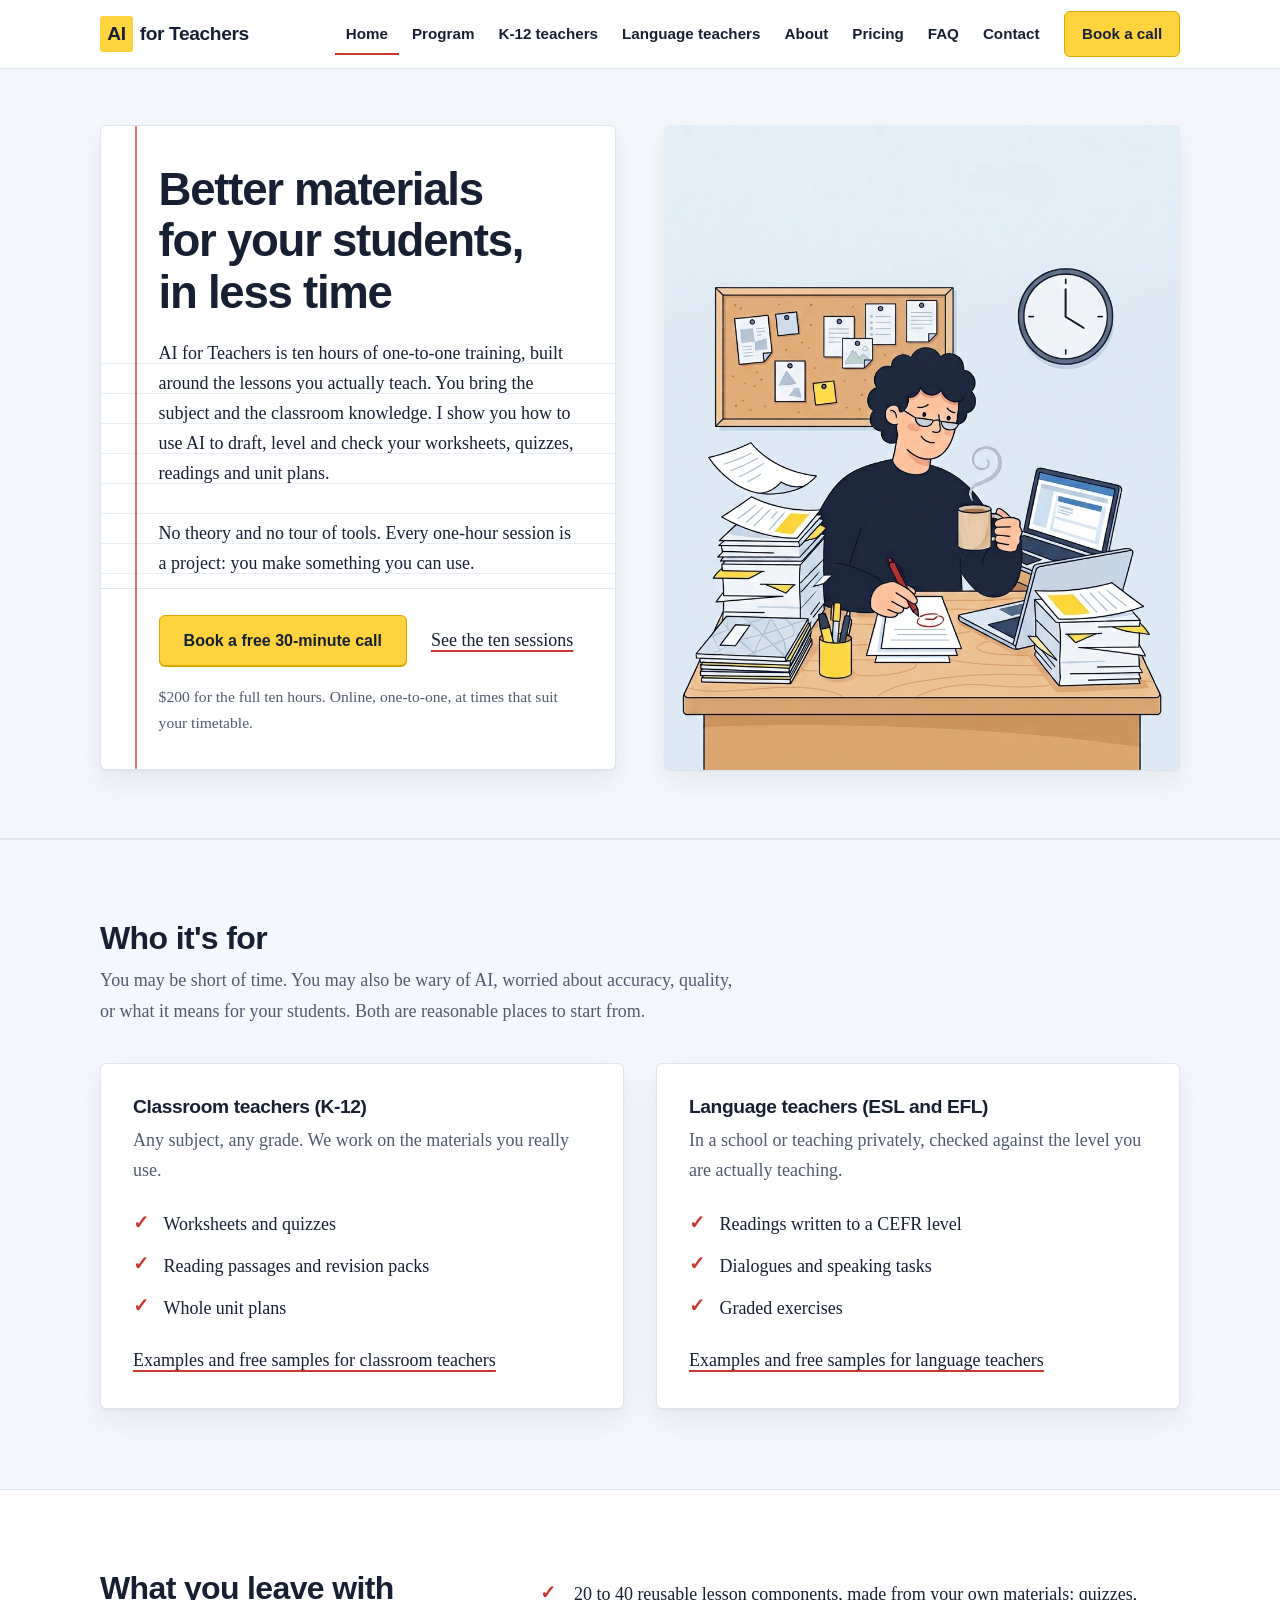
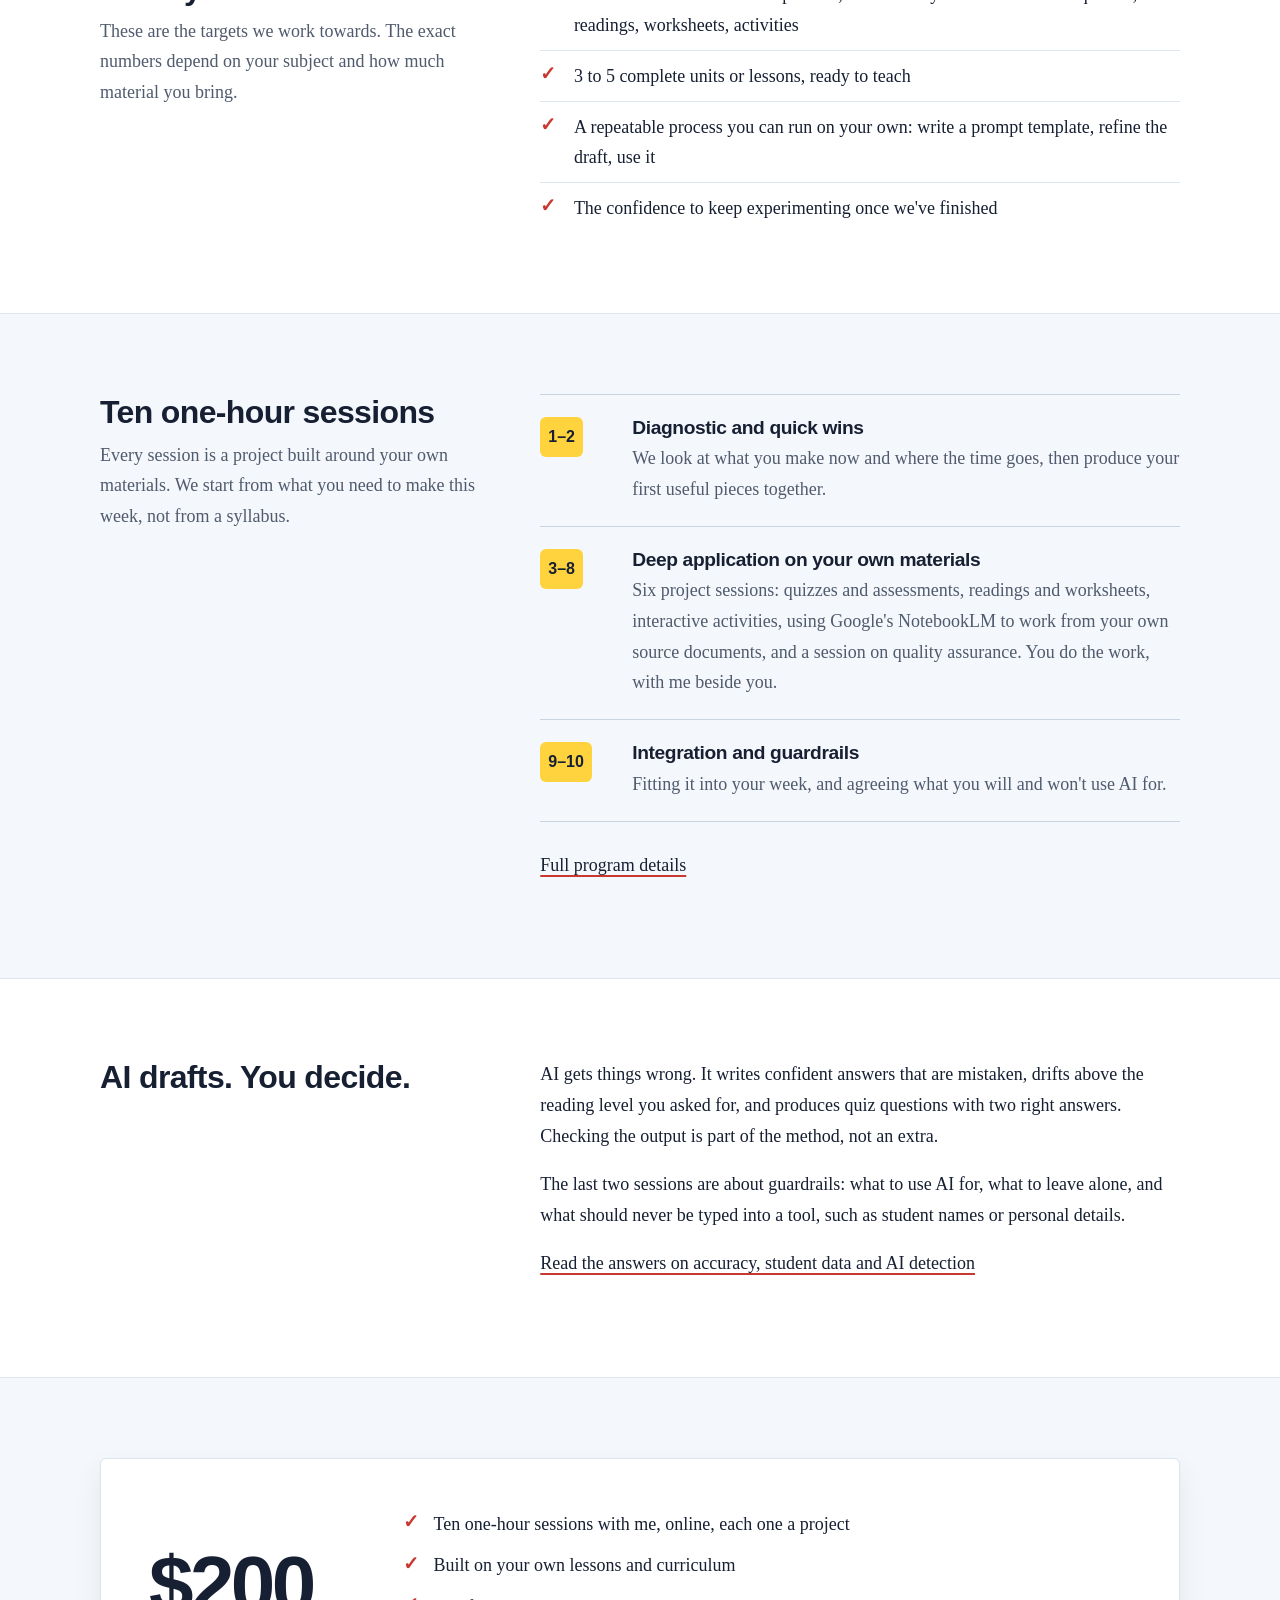
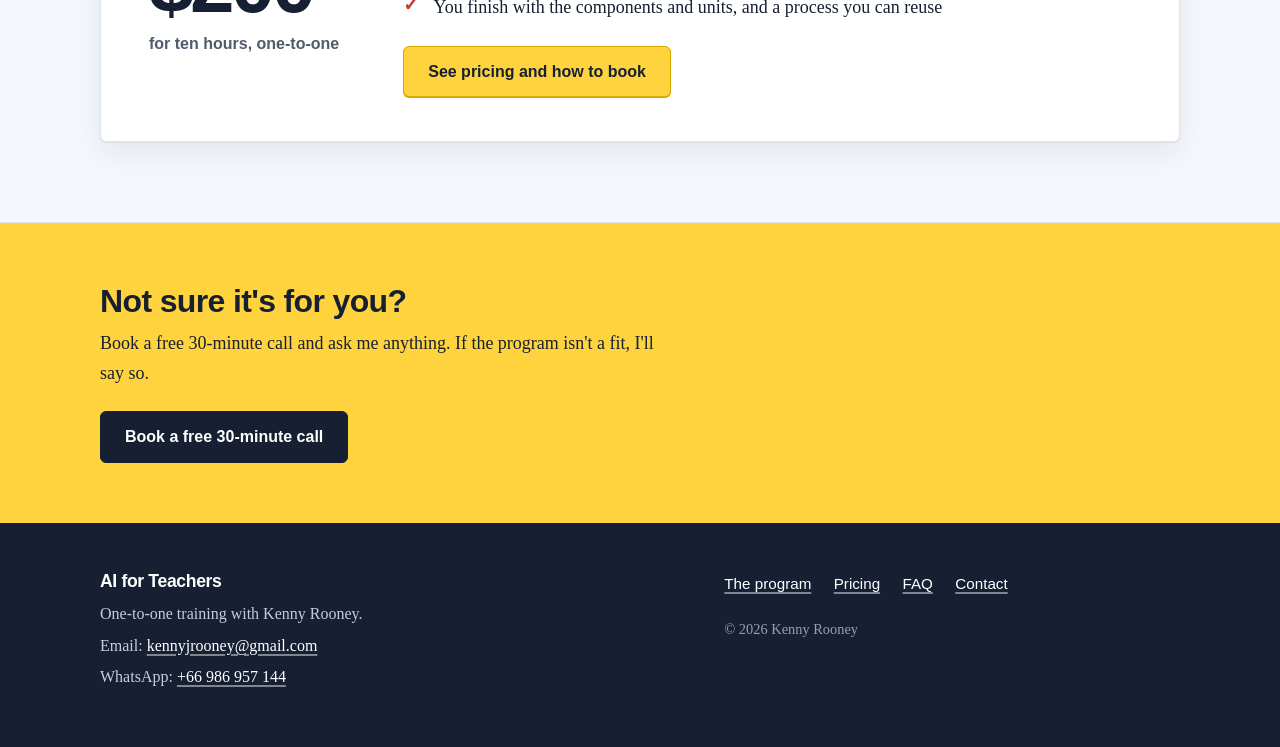
<file: index.html>
<!DOCTYPE html>
<html lang="en">
<head>
    <meta charset="UTF-8">
    <meta name="viewport" content="width=device-width, initial-scale=1">
    <title>AI for Teachers: one-to-one training with Kenny Rooney</title>
    <meta name="description" content="Ten hours of one-to-one training for K-12 and language teachers who want to make better lesson materials in less time. $200.">
    <meta name="robots" content="noindex, nofollow">
    <meta name="theme-color" content="#ffd33d">
    <link rel="canonical" href="https://www.executeai.it.com/ai-for-teachers/">
    <meta property="og:type" content="website">
    <meta property="og:title" content="AI for Teachers: better materials for your students, in less time">
    <meta property="og:description" content="Ten hours of one-to-one training for K-12 and language teachers, built around your own lessons.">
    <meta property="og:url" content="https://www.executeai.it.com/ai-for-teachers/">
    <link rel="icon" href="favicon.svg" type="image/svg+xml">
    <link rel="icon" href="favicon.ico" sizes="48x48">
    <link rel="icon" type="image/png" sizes="32x32" href="favicon-32x32.png">
    <link rel="apple-touch-icon" href="apple-touch-icon.png">
    <link rel="stylesheet" href="styles.css">
    <noscript><style>.nav-menu { display: block !important; position: static !important; } .nav-toggle { display: none !important; }</style></noscript>
</head>
<body class="has-mobile-cta">
<a class="skip-link" href="#main">Skip to content</a>

<header class="site-header">
    <div class="container">
        <a class="wordmark" href="index.html"><span class="mark">AI</span> for Teachers</a>
        <button class="nav-toggle" type="button" aria-expanded="false" aria-controls="nav-menu">Menu</button>
        <ul class="nav-menu" id="nav-menu">
            <li><a href="index.html" aria-current="page">Home</a></li>
            <li><a href="program.html">Program</a></li>
            <li><a href="classroom-teachers.html">K-12 teachers</a></li>
            <li><a href="language-teachers.html">Language teachers</a></li>
            <li><a href="about.html">About</a></li>
            <li><a href="pricing.html">Pricing</a></li>
            <li><a href="faq.html">FAQ</a></li>
            <li><a href="contact.html">Contact</a></li>
            <li><a class="nav-book" href="https://calendly.com/kennyjrooney/demo-lesson">Book a call</a></li>
        </ul>
    </div>
</header>

<main id="main">

    <!-- ===== HERO ===== -->
    <section class="hero">
        <div class="container hero-grid">
            <div class="sheet">
                <div class="sheet-head">
                    <h1>Better materials for your students, in less time</h1>
                </div>
                <div class="ruled">
                    <p>AI for Teachers is ten hours of one-to-one training, built around the lessons you actually teach. You bring the subject and the classroom knowledge. I show you how to use AI to draft, level and check your worksheets, quizzes, readings and unit plans.</p>
                    <p>No theory and no tour of tools. Every one-hour session is a project: you make something you can use.</p>
                </div>
                <div class="sheet-foot">
                    <div class="cta-row">
                        <a class="btn" href="https://calendly.com/kennyjrooney/demo-lesson">Book a free 30-minute call</a>
                        <a href="program.html">See the ten sessions</a>
                    </div>
                    <p class="fine">$200 for the full ten hours. Online, one-to-one, at times that suit your timetable.</p>
                </div>
            </div>
            <div class="hero-art">
                <img src="images/hero-teacher.png" width="1200" height="1600" alt="Illustration of a busy teacher at a desk piled with worksheets" fetchpriority="high" onerror="this.onerror=null;this.src='images/placeholder-hero.svg'">
            </div>
        </div>
    </section>

    <!-- ===== WHO IT'S FOR ===== -->
    <section class="section band">
        <div class="container">
            <div class="section-head">
                <h2>Who it's for</h2>
                <p>You may be short of time. You may also be wary of AI, worried about accuracy, quality, or what it means for your students. Both are reasonable places to start from.</p>
            </div>
            <div class="panel-grid">
                <div class="panel">
                    <h3>Classroom teachers (K-12)</h3>
                    <p>Any subject, any grade. We work on the materials you really use.</p>
                    <ul class="ticks compact">
                        <li>Worksheets and quizzes</li>
                        <li>Reading passages and revision packs</li>
                        <li>Whole unit plans</li>
                    </ul>
                    <p style="margin:1rem 0 0"><a href="classroom-teachers.html#free-samples">Examples and free samples for classroom teachers</a></p>
                </div>
                <div class="panel">
                    <h3>Language teachers (ESL and EFL)</h3>
                    <p>In a school or teaching privately, checked against the level you are actually teaching.</p>
                    <ul class="ticks compact">
                        <li>Readings written to a CEFR level</li>
                        <li>Dialogues and speaking tasks</li>
                        <li>Graded exercises</li>
                    </ul>
                    <p style="margin:1rem 0 0"><a href="language-teachers.html#free-samples">Examples and free samples for language teachers</a></p>
                </div>
            </div>
        </div>
    </section>

    <!-- ===== WHAT YOU LEAVE WITH ===== -->
    <section class="section">
        <div class="container split">
            <div class="section-head">
                <h2>What you leave with</h2>
                <p>These are the targets we work towards. The exact numbers depend on your subject and how much material you bring.</p>
            </div>
            <ul class="ticks">
                <li>20 to 40 reusable lesson components, made from your own materials: quizzes, readings, worksheets, activities</li>
                <li>3 to 5 complete units or lessons, ready to teach</li>
                <li>A repeatable process you can run on your own: write a prompt template, refine the draft, use it</li>
                <li>The confidence to keep experimenting once we've finished</li>
            </ul>
        </div>
    </section>

    <!-- ===== PROGRAM OVERVIEW ===== -->
    <section class="section band">
        <div class="container split">
            <div class="section-head">
                <h2>Ten one-hour sessions</h2>
                <p>Every session is a project built around your own materials. We start from what you need to make this week, not from a syllabus.</p>
            </div>
            <div>
            <ol class="steps">
                <li>
                    <span class="num">1&#8211;2</span>
                    <div>
                        <h3>Diagnostic and quick wins</h3>
                        <p>We look at what you make now and where the time goes, then produce your first useful pieces together.</p>
                    </div>
                </li>
                <li>
                    <span class="num">3&#8211;8</span>
                    <div>
                        <h3>Deep application on your own materials</h3>
                        <p>Six project sessions: quizzes and assessments, readings and worksheets, interactive activities, using Google's NotebookLM to work from your own source documents, and a session on quality assurance. You do the work, with me beside you.</p>
                    </div>
                </li>
                <li>
                    <span class="num">9&#8211;10</span>
                    <div>
                        <h3>Integration and guardrails</h3>
                        <p>Fitting it into your week, and agreeing what you will and won't use AI for.</p>
                    </div>
                </li>
            </ol>
            <p style="margin-top:1.75rem"><a href="program.html">Full program details</a></p>
            </div>
        </div>
    </section>

    <!-- ===== HONESTY ABOUT AI ===== -->
    <section class="section">
        <div class="container split">
            <div class="section-head">
                <h2>AI drafts. You decide.</h2>
            </div>
            <div>
                <p>AI gets things wrong. It writes confident answers that are mistaken, drifts above the reading level you asked for, and produces quiz questions with two right answers. Checking the output is part of the method, not an extra.</p>
                <p>The last two sessions are about guardrails: what to use AI for, what to leave alone, and what should never be typed into a tool, such as student names or personal details.</p>
                <p><a href="faq.html">Read the answers on accuracy, student data and AI detection</a></p>
            </div>
        </div>
    </section>

    <!-- ===== PRICE ===== -->
    <section class="section band">
        <div class="container">
            <div class="panel price-panel">
                <p class="price">$200<small>for ten hours, one-to-one</small></p>
                <div>
                    <ul class="ticks compact">
                        <li>Ten one-hour sessions with me, online, each one a project</li>
                        <li>Built on your own lessons and curriculum</li>
                        <li>You finish with the components and units, and a process you can reuse</li>
                    </ul>
                    <a class="btn" href="pricing.html">See pricing and how to book</a>
                </div>
            </div>
        </div>
    </section>

    <!-- ===== CLOSING CTA ===== -->
    <section class="closing">
        <div class="container">
            <h2>Not sure it's for you?</h2>
            <p>Book a free 30-minute call and ask me anything. If the program isn't a fit, I'll say so.</p>
            <a class="btn btn-dark" href="https://calendly.com/kennyjrooney/demo-lesson">Book a free 30-minute call</a>
        </div>
    </section>

</main>

<!-- Reserved for the future "teachers' mate" feedback chatbot. Not built. -->
<div id="teachers-mate-slot" aria-hidden="true"></div>

<footer class="site-footer">
    <div class="container">
        <div>
            <h2>AI for Teachers</h2>
            <p>One-to-one training with Kenny Rooney.</p>
            <p>Email: <a href="mailto:kennyjrooney@gmail.com">kennyjrooney@gmail.com</a></p>
            <p>WhatsApp: <a href="https://wa.me/66986957144">+66 986 957 144</a></p>
        </div>
        <div>
            <ul class="footer-links">
                <li><a href="program.html">The program</a></li>
                <li><a href="pricing.html">Pricing</a></li>
                <li><a href="faq.html">FAQ</a></li>
                <li><a href="contact.html">Contact</a></li>
            </ul>
            <p class="footer-copy">&copy; 2026 Kenny Rooney</p>
        </div>
    </div>
</footer>

<div class="mobile-cta"><a href="https://calendly.com/kennyjrooney/demo-lesson">Book a free 30-minute call</a></div>

<script>
    (function () {
        var btn = document.querySelector('.nav-toggle');
        var menu = document.getElementById('nav-menu');
        if (!btn || !menu) return;
        btn.addEventListener('click', function () {
            var open = menu.classList.toggle('open');
            btn.setAttribute('aria-expanded', open ? 'true' : 'false');
        });
    })();
</script>
</body>
</html>
</file>
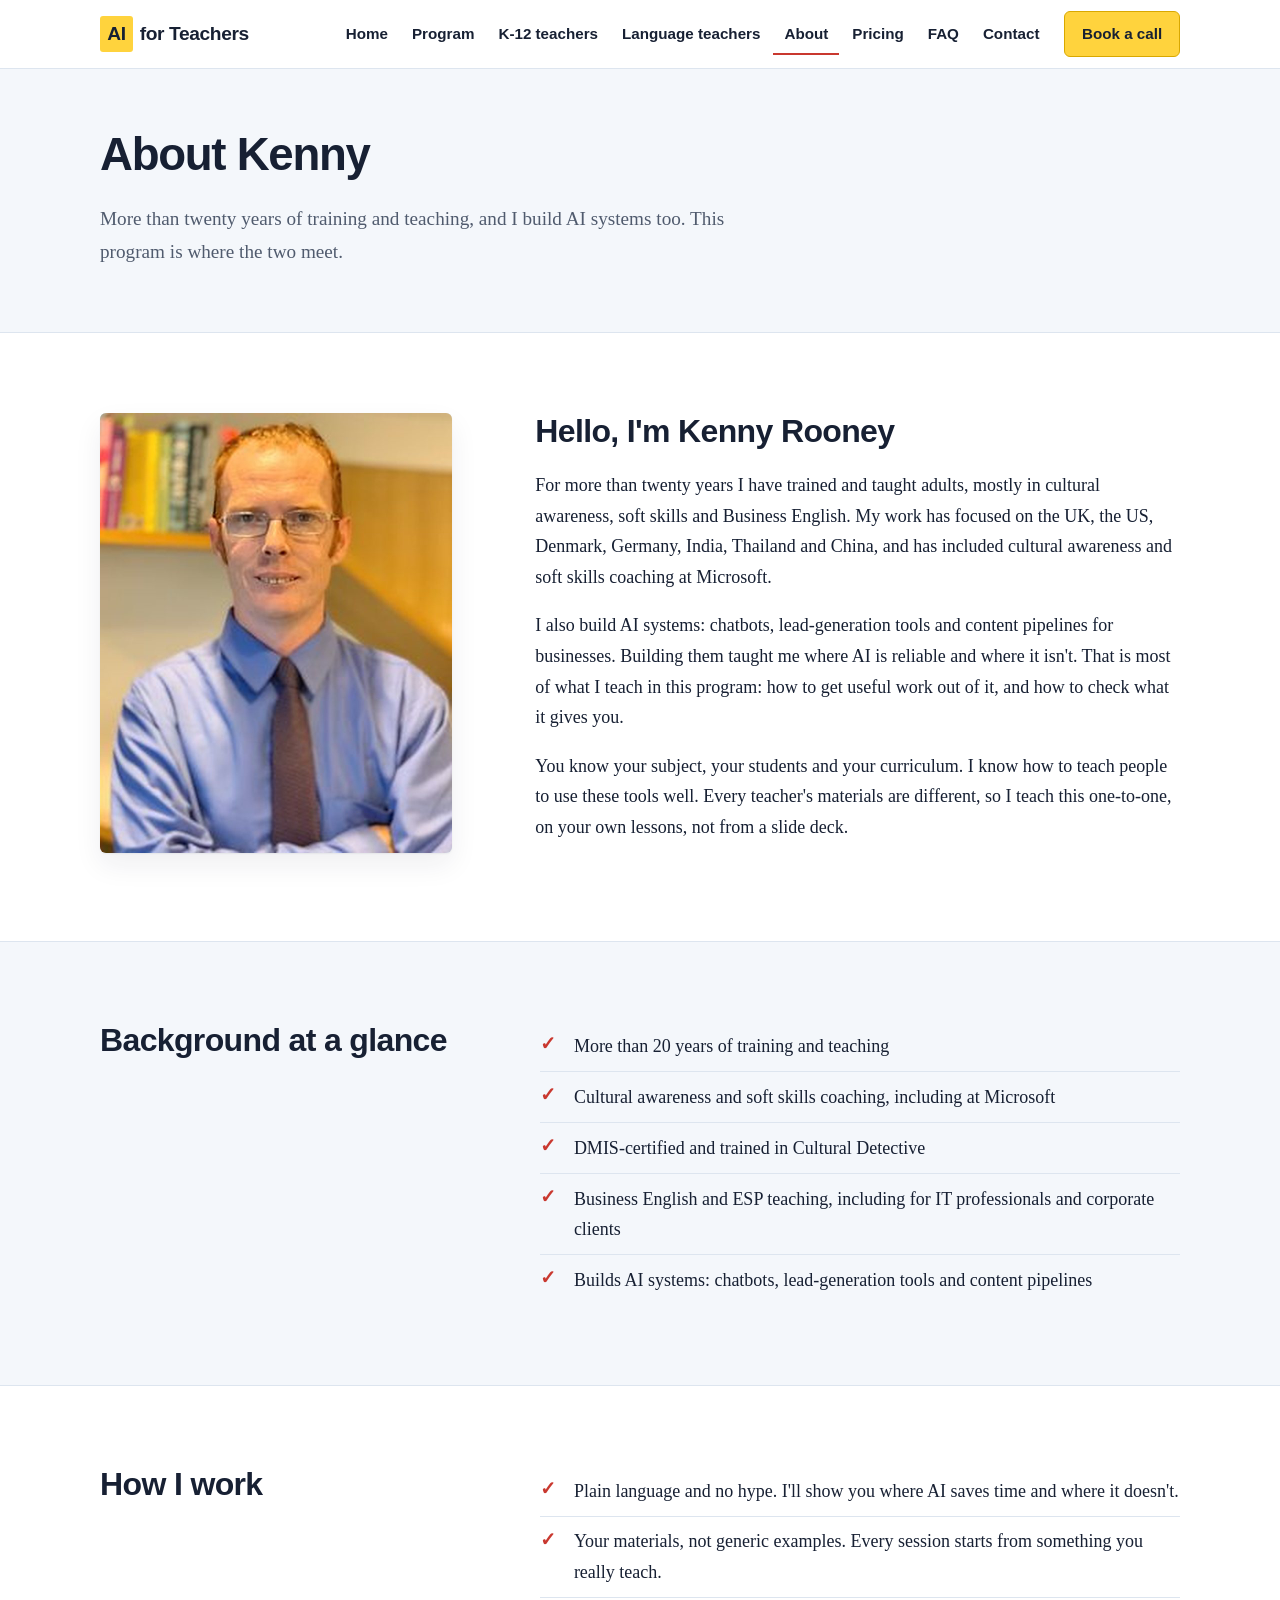
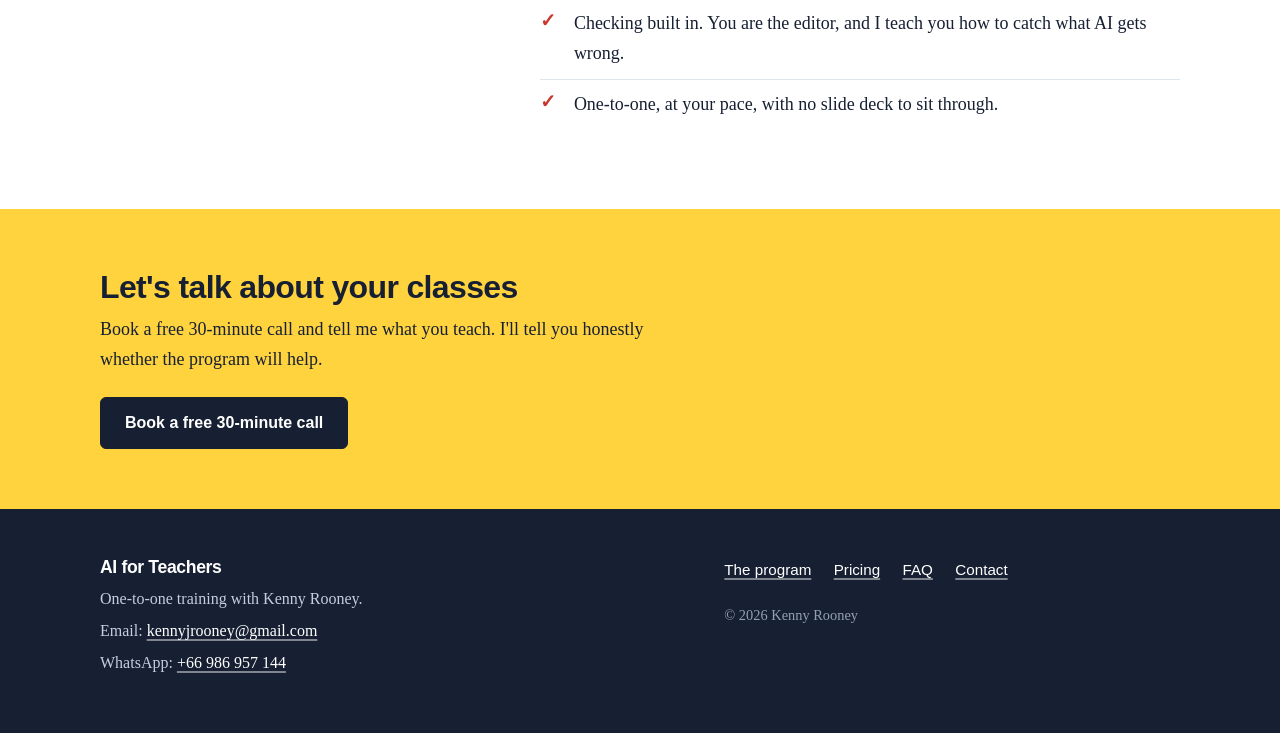
<file: about.html>
<!DOCTYPE html>
<html lang="en">
<head>
    <meta charset="UTF-8">
    <meta name="viewport" content="width=device-width, initial-scale=1">
    <title>About Kenny | AI for Teachers</title>
    <meta name="description" content="Kenny Rooney: 20+ years of training and teaching, and builder of AI systems, teaching K-12 and language teachers one-to-one.">
    <meta name="robots" content="noindex, nofollow">
    <meta name="theme-color" content="#ffd33d">
    <link rel="canonical" href="https://www.executeai.it.com/ai-for-teachers/about">
    <meta property="og:type" content="website">
    <meta property="og:title" content="About Kenny | AI for Teachers">
    <meta property="og:description" content="Kenny Rooney: 20+ years of training and teaching, and builder of AI systems, teaching K-12 and language teachers one-to-one.">
    <meta property="og:url" content="https://www.executeai.it.com/ai-for-teachers/about">
    <link rel="icon" href="favicon.svg" type="image/svg+xml">
    <link rel="icon" href="favicon.ico" sizes="48x48">
    <link rel="icon" type="image/png" sizes="32x32" href="favicon-32x32.png">
    <link rel="apple-touch-icon" href="apple-touch-icon.png">
    <link rel="stylesheet" href="styles.css">
    <noscript><style>.nav-menu { display: block !important; position: static !important; } .nav-toggle { display: none !important; }</style></noscript>
</head>
<body class="has-mobile-cta">
<a class="skip-link" href="#main">Skip to content</a>

<header class="site-header">
    <div class="container">
        <a class="wordmark" href="index.html"><span class="mark">AI</span> for Teachers</a>
        <button class="nav-toggle" type="button" aria-expanded="false" aria-controls="nav-menu">Menu</button>
        <ul class="nav-menu" id="nav-menu">
            <li><a href="index.html">Home</a></li>
            <li><a href="program.html">Program</a></li>
            <li><a href="classroom-teachers.html">K-12 teachers</a></li>
            <li><a href="language-teachers.html">Language teachers</a></li>
            <li><a href="about.html" aria-current="page">About</a></li>
            <li><a href="pricing.html">Pricing</a></li>
            <li><a href="faq.html">FAQ</a></li>
            <li><a href="contact.html">Contact</a></li>
            <li><a class="nav-book" href="https://calendly.com/kennyjrooney/demo-lesson">Book a call</a></li>
        </ul>
    </div>
</header>

<main id="main">

    <section class="page-head">
        <div class="container">
            <h1>About Kenny</h1>
            <p class="lead">More than twenty years of training and teaching, and I build AI systems too. This program is where the two meet.</p>
        </div>
    </section>

    <section class="section">
        <div class="container about-grid">
            <div class="portrait">
                <img src="images/kenny.jpg" width="704" height="880" alt="Kenny Rooney" loading="lazy" onerror="this.onerror=null;this.src='images/placeholder-kenny.svg'">
            </div>
            <div class="about-text">
                <h2>Hello, I'm Kenny Rooney</h2>
                <p>For more than twenty years I have trained and taught adults, mostly in cultural awareness, soft skills and Business English. My work has focused on the UK, the US, Denmark, Germany, India, Thailand and China, and has included cultural awareness and soft skills coaching at Microsoft.</p>
                <p>I also build AI systems: chatbots, lead-generation tools and content pipelines for businesses. Building them taught me where AI is reliable and where it isn't. That is most of what I teach in this program: how to get useful work out of it, and how to check what it gives you.</p>
                <p>You know your subject, your students and your curriculum. I know how to teach people to use these tools well. Every teacher's materials are different, so I teach this one-to-one, on your own lessons, not from a slide deck.</p>
            </div>
        </div>
    </section>

    <section class="section band">
        <div class="container split">
            <div class="section-head">
                <h2>Background at a glance</h2>
            </div>
            <ul class="ticks">
                <li>More than 20 years of training and teaching</li>
                <li>Cultural awareness and soft skills coaching, including at Microsoft</li>
                <li>DMIS-certified and trained in Cultural Detective</li>
                <li>Business English and ESP teaching, including for IT professionals and corporate clients</li>
                <li>Builds AI systems: chatbots, lead-generation tools and content pipelines</li>
            </ul>
        </div>
    </section>

    <section class="section">
        <div class="container split">
            <div class="section-head">
                <h2>How I work</h2>
            </div>
            <ul class="ticks">
                <li>Plain language and no hype. I'll show you where AI saves time and where it doesn't.</li>
                <li>Your materials, not generic examples. Every session starts from something you really teach.</li>
                <li>Checking built in. You are the editor, and I teach you how to catch what AI gets wrong.</li>
                <li>One-to-one, at your pace, with no slide deck to sit through.</li>
            </ul>
        </div>
    </section>

    <section class="closing">
        <div class="container">
            <h2>Let's talk about your classes</h2>
            <p>Book a free 30-minute call and tell me what you teach. I'll tell you honestly whether the program will help.</p>
            <a class="btn btn-dark" href="https://calendly.com/kennyjrooney/demo-lesson">Book a free 30-minute call</a>
        </div>
    </section>

</main>

<!-- Reserved for the future "teachers' mate" feedback chatbot. Not built. -->
<div id="teachers-mate-slot" aria-hidden="true"></div>

<footer class="site-footer">
    <div class="container">
        <div>
            <h2>AI for Teachers</h2>
            <p>One-to-one training with Kenny Rooney.</p>
            <p>Email: <a href="mailto:kennyjrooney@gmail.com">kennyjrooney@gmail.com</a></p>
            <p>WhatsApp: <a href="https://wa.me/66986957144">+66 986 957 144</a></p>
        </div>
        <div>
            <ul class="footer-links">
                <li><a href="program.html">The program</a></li>
                <li><a href="pricing.html">Pricing</a></li>
                <li><a href="faq.html">FAQ</a></li>
                <li><a href="contact.html">Contact</a></li>
            </ul>
            <p class="footer-copy">&copy; 2026 Kenny Rooney</p>
        </div>
    </div>
</footer>

<div class="mobile-cta"><a href="https://calendly.com/kennyjrooney/demo-lesson">Book a free 30-minute call</a></div>

<script>
    (function () {
        var btn = document.querySelector('.nav-toggle');
        var menu = document.getElementById('nav-menu');
        if (!btn || !menu) return;
        btn.addEventListener('click', function () {
            var open = menu.classList.toggle('open');
            btn.setAttribute('aria-expanded', open ? 'true' : 'false');
        });
    })();
</script>
</body>
</html>
</file>
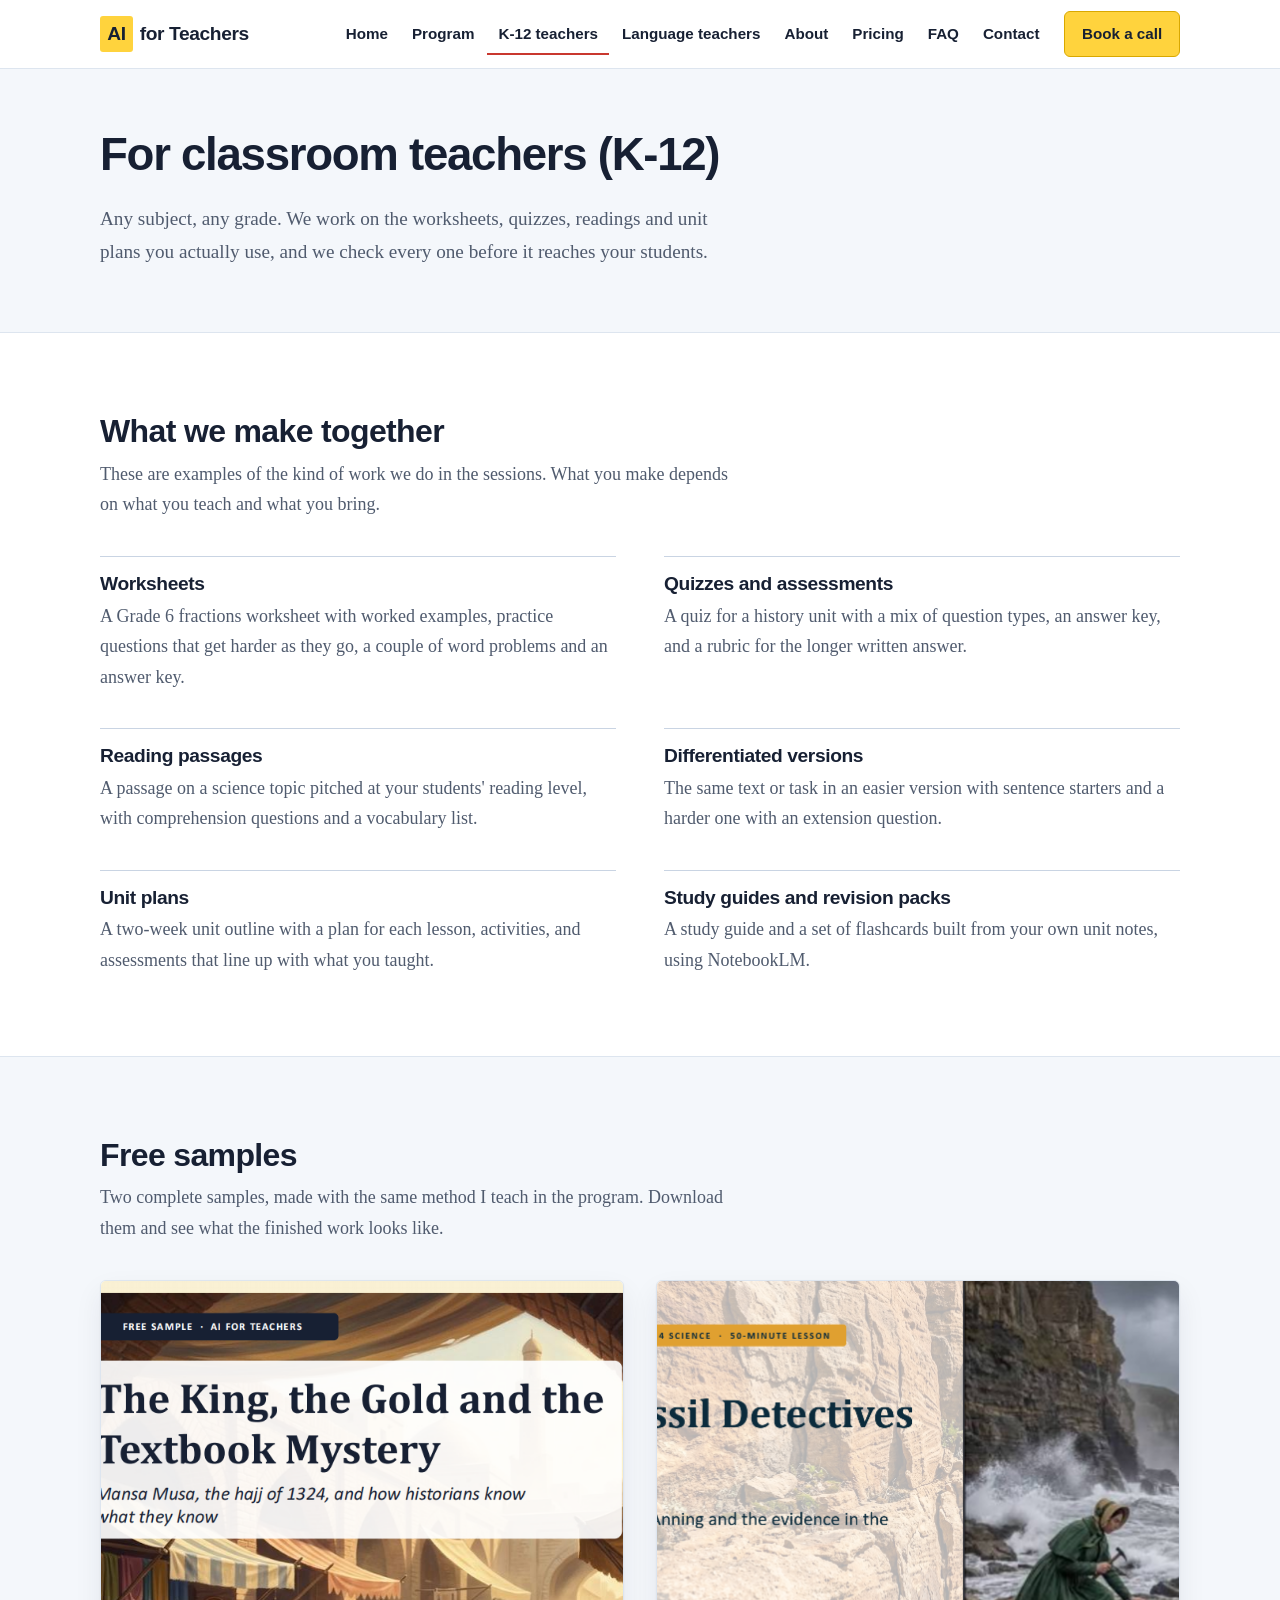
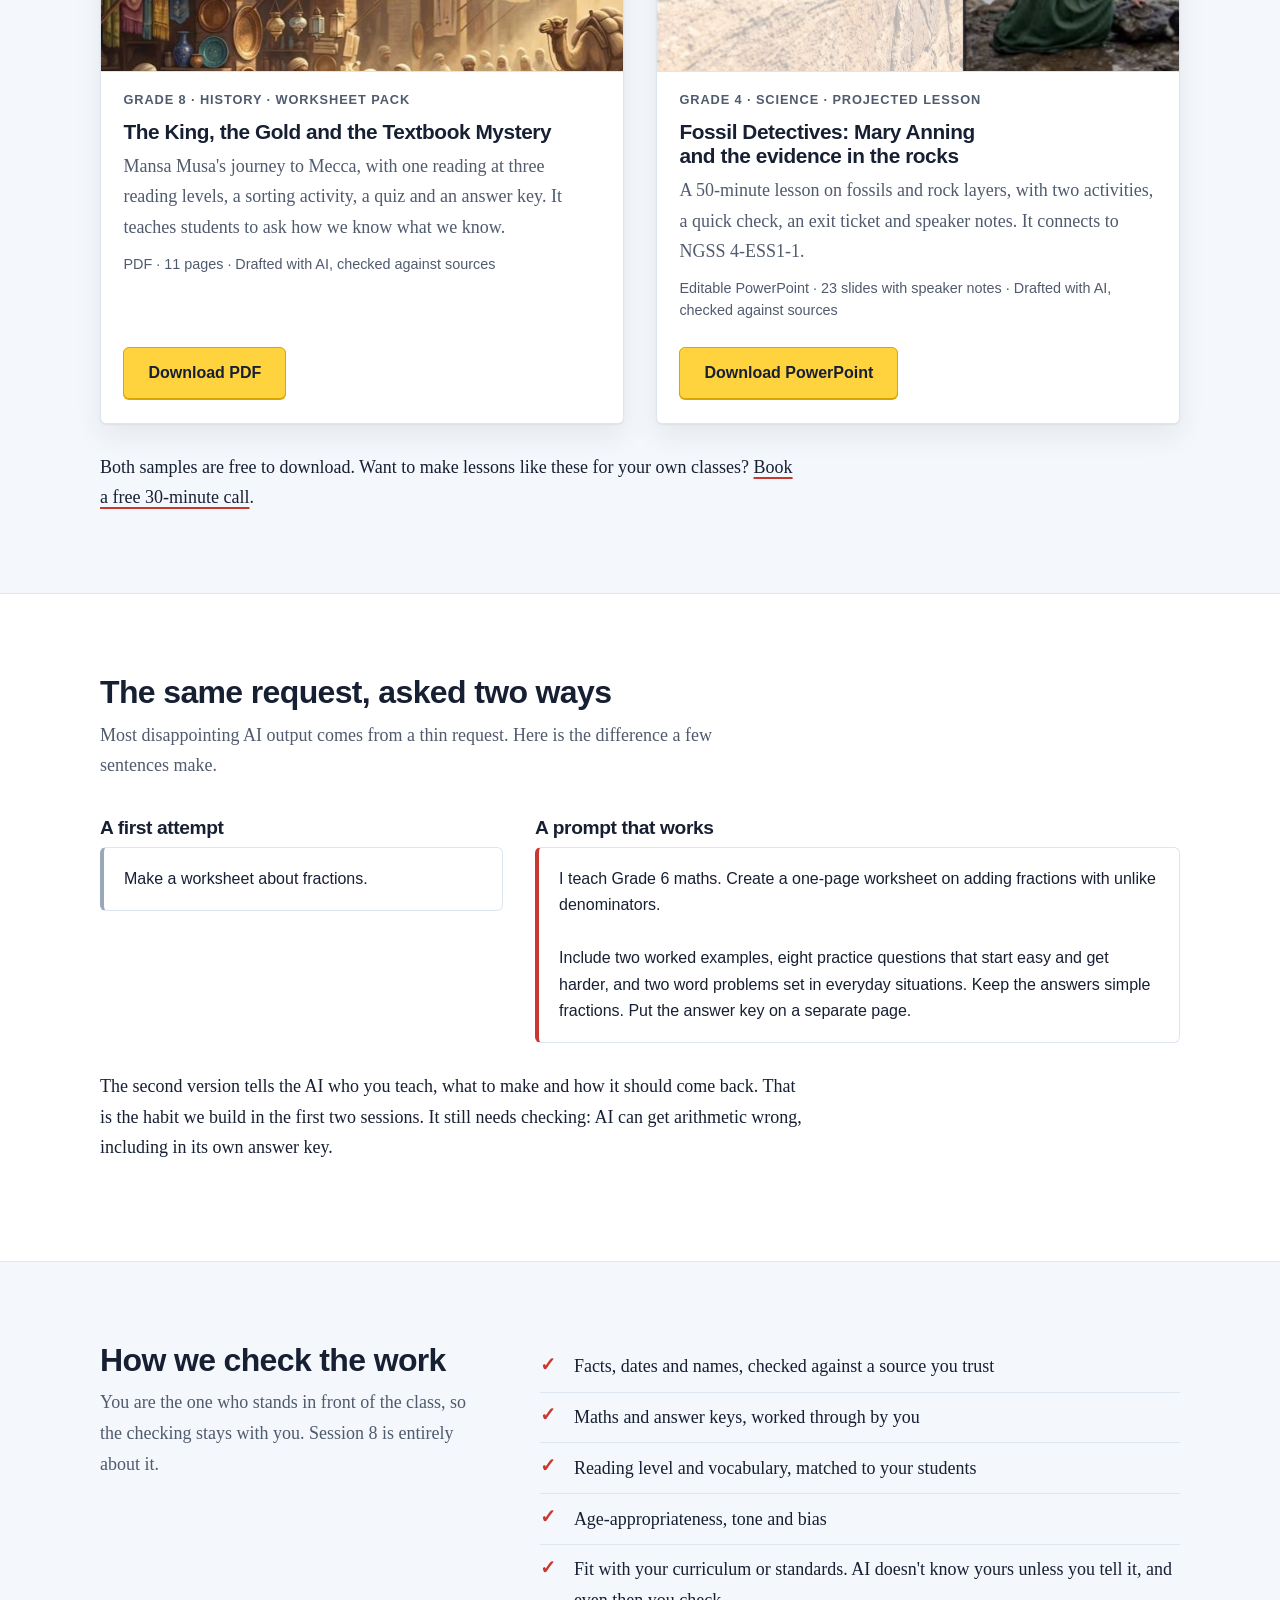
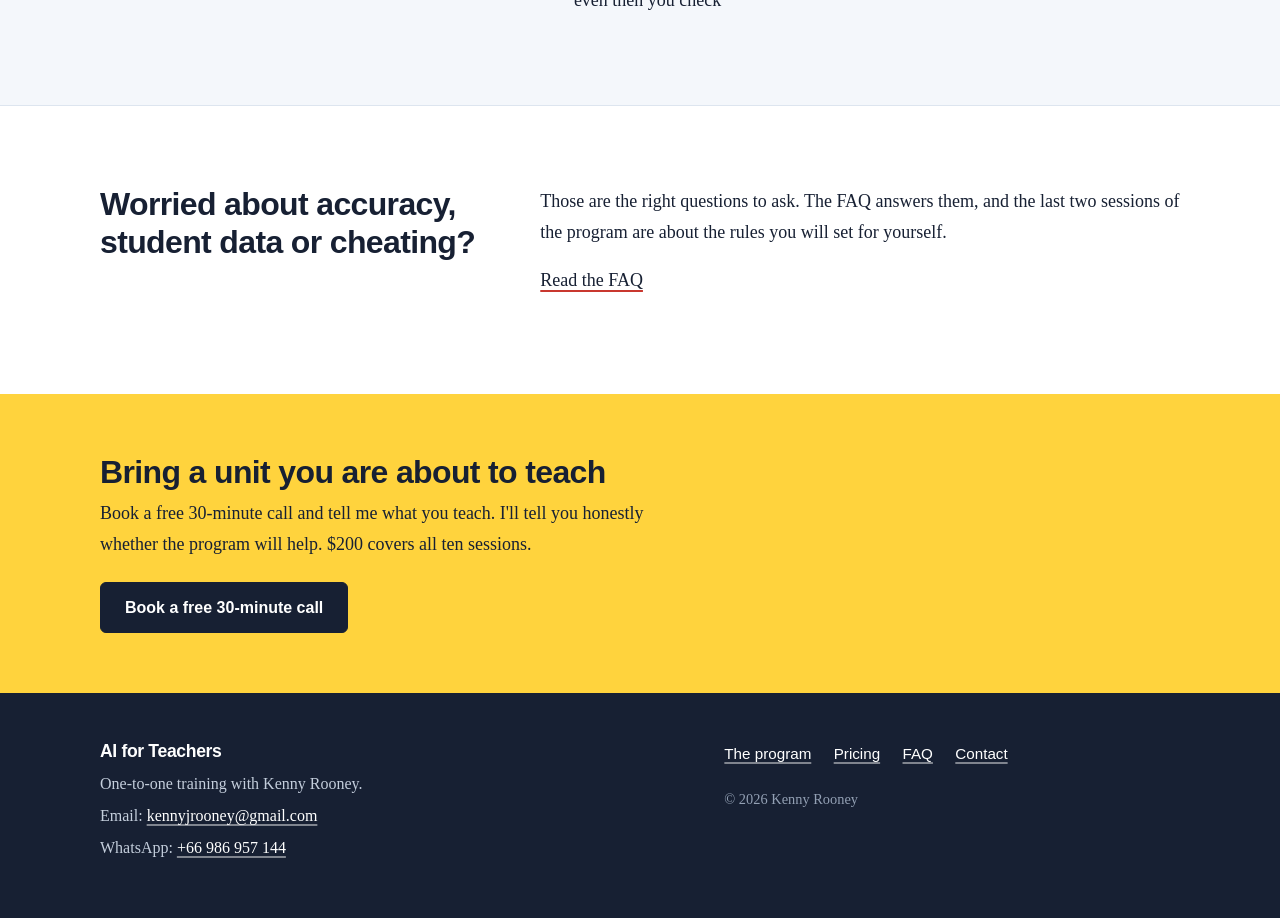
<file: classroom-teachers.html>
<!DOCTYPE html>
<html lang="en">
<head>
    <meta charset="UTF-8">
    <meta name="viewport" content="width=device-width, initial-scale=1">
    <title>For classroom teachers (K-12) | AI for Teachers</title>
    <meta name="description" content="Worksheets, quizzes, readings and unit plans for K-12 teachers of any subject, made from your own materials and checked before you use them.">
    <meta name="robots" content="noindex, nofollow">
    <meta name="theme-color" content="#ffd33d">
    <link rel="canonical" href="https://www.executeai.it.com/ai-for-teachers/classroom-teachers">
    <meta property="og:type" content="website">
    <meta property="og:title" content="For classroom teachers (K-12) | AI for Teachers">
    <meta property="og:description" content="Worksheets, quizzes, readings and unit plans for K-12 teachers of any subject, made from your own materials and checked before you use them.">
    <meta property="og:url" content="https://www.executeai.it.com/ai-for-teachers/classroom-teachers">
    <link rel="icon" href="favicon.svg" type="image/svg+xml">
    <link rel="icon" href="favicon.ico" sizes="48x48">
    <link rel="icon" type="image/png" sizes="32x32" href="favicon-32x32.png">
    <link rel="apple-touch-icon" href="apple-touch-icon.png">
    <link rel="stylesheet" href="styles.css">
    <noscript><style>.nav-menu { display: block !important; position: static !important; } .nav-toggle { display: none !important; }</style></noscript>
</head>
<body class="has-mobile-cta">
<a class="skip-link" href="#main">Skip to content</a>

<header class="site-header">
    <div class="container">
        <a class="wordmark" href="index.html"><span class="mark">AI</span> for Teachers</a>
        <button class="nav-toggle" type="button" aria-expanded="false" aria-controls="nav-menu">Menu</button>
        <ul class="nav-menu" id="nav-menu">
            <li><a href="index.html">Home</a></li>
            <li><a href="program.html">Program</a></li>
            <li><a href="classroom-teachers.html" aria-current="page">K-12 teachers</a></li>
            <li><a href="language-teachers.html">Language teachers</a></li>
            <li><a href="about.html">About</a></li>
            <li><a href="pricing.html">Pricing</a></li>
            <li><a href="faq.html">FAQ</a></li>
            <li><a href="contact.html">Contact</a></li>
            <li><a class="nav-book" href="https://calendly.com/kennyjrooney/demo-lesson">Book a call</a></li>
        </ul>
    </div>
</header>

<main id="main">

    <section class="page-head">
        <div class="container">
            <h1>For classroom teachers (K-12)</h1>
            <p class="lead">Any subject, any grade. We work on the worksheets, quizzes, readings and unit plans you actually use, and we check every one before it reaches your students.</p>
        </div>
    </section>

    <section class="section">
        <div class="container">
            <div class="section-head">
                <h2>What we make together</h2>
                <p>These are examples of the kind of work we do in the sessions. What you make depends on what you teach and what you bring.</p>
            </div>
            <div class="examples">
                <div>
                    <h3>Worksheets</h3>
                    <p>A Grade 6 fractions worksheet with worked examples, practice questions that get harder as they go, a couple of word problems and an answer key.</p>
                </div>
                <div>
                    <h3>Quizzes and assessments</h3>
                    <p>A quiz for a history unit with a mix of question types, an answer key, and a rubric for the longer written answer.</p>
                </div>
                <div>
                    <h3>Reading passages</h3>
                    <p>A passage on a science topic pitched at your students' reading level, with comprehension questions and a vocabulary list.</p>
                </div>
                <div>
                    <h3>Differentiated versions</h3>
                    <p>The same text or task in an easier version with sentence starters and a harder one with an extension question.</p>
                </div>
                <div>
                    <h3>Unit plans</h3>
                    <p>A two-week unit outline with a plan for each lesson, activities, and assessments that line up with what you taught.</p>
                </div>
                <div>
                    <h3>Study guides and revision packs</h3>
                    <p>A study guide and a set of flashcards built from your own unit notes, using NotebookLM.</p>
                </div>
            </div>
        </div>
    </section>

        <!-- ===== FREE SAMPLES ===== -->
    <section class="section band" id="free-samples">
        <div class="container">
            <div class="section-head">
                <h2>Free samples</h2>
                <p>Two complete samples, made with the same method I teach in the program. Download them and see what the finished work looks like.</p>
            </div>
            <div class="samples">
                <article class="sample">
                    <div class="sample-img"><img src="images/samples/grade8-history.png" width="1200" height="900" alt="Cover of the Grade 8 history worksheet pack" loading="lazy" onerror="this.onerror=null;this.src='images/placeholder.png'"></div>
                    <div class="sample-body">
                        <p class="sample-tag">Grade 8 · History · Worksheet pack</p>
                        <h3>The King, the Gold and the Textbook Mystery</h3>
                        <p>Mansa Musa's journey to Mecca, with one reading at three reading levels, a sorting activity, a quiz and an answer key. It teaches students to ask how we know what we know.</p>
                        <p class="sample-meta">PDF · 11 pages · Drafted with AI, checked against sources</p>
                        <div class="cta-row">
                            <a class="btn" href="downloads/Grade8-History-Mansa-Musa-Pack.pdf" download>Download PDF</a>
                        </div>
                    </div>
                </article>
                <article class="sample">
                    <div class="sample-img"><img src="images/samples/grade4-science.png" width="1200" height="900" alt="Title slide of the Grade 4 science lesson" loading="lazy" onerror="this.onerror=null;this.src='images/placeholder.png'"></div>
                    <div class="sample-body">
                        <p class="sample-tag">Grade 4 · Science · Projected lesson</p>
                        <h3>Fossil Detectives: Mary Anning and the evidence in the rocks</h3>
                        <p>A 50-minute lesson on fossils and rock layers, with two activities, a quick check, an exit ticket and speaker notes. It connects to NGSS 4-ESS1-1.</p>
                        <p class="sample-meta">Editable PowerPoint · 23 slides with speaker notes · Drafted with AI, checked against sources</p>
                        <div class="cta-row">
                            <a class="btn" href="downloads/Grade4-Science-Fossil-Detectives-Lesson.pptx" download>Download PowerPoint</a>
                        </div>
                    </div>
                </article>
            </div>
            <p class="samples-note">Both samples are free to download. Want to make lessons like these for your own classes? <a href="https://calendly.com/kennyjrooney/demo-lesson">Book a free 30-minute call</a>.</p>
        </div>
    </section>

<section class="section">
        <div class="container">
            <div class="section-head">
                <h2>The same request, asked two ways</h2>
                <p>Most disappointing AI output comes from a thin request. Here is the difference a few sentences make.</p>
            </div>
            <div class="compare">
                <div>
                    <h3>A first attempt</h3>
                    <p class="prompt">Make a worksheet about fractions.</p>
                </div>
                <div>
                    <h3>A prompt that works</h3>
                    <p class="prompt better">I teach Grade 6 maths. Create a one-page worksheet on adding fractions with unlike denominators.

Include two worked examples, eight practice questions that start easy and get harder, and two word problems set in everyday situations. Keep the answers simple fractions. Put the answer key on a separate page.</p>
                </div>
            </div>
            <p class="after-note">The second version tells the AI who you teach, what to make and how it should come back. That is the habit we build in the first two sessions. It still needs checking: AI can get arithmetic wrong, including in its own answer key.</p>
        </div>
    </section>

    <section class="section band">
        <div class="container split">
            <div class="section-head">
                <h2>How we check the work</h2>
                <p>You are the one who stands in front of the class, so the checking stays with you. Session 8 is entirely about it.</p>
            </div>
            <ul class="ticks">
                <li>Facts, dates and names, checked against a source you trust</li>
                <li>Maths and answer keys, worked through by you</li>
                <li>Reading level and vocabulary, matched to your students</li>
                <li>Age-appropriateness, tone and bias</li>
                <li>Fit with your curriculum or standards. AI doesn't know yours unless you tell it, and even then you check</li>
            </ul>
        </div>
    </section>

    <section class="section">
        <div class="container split">
            <div class="section-head">
                <h2>Worried about accuracy, student data or cheating?</h2>
            </div>
            <div>
                <p>Those are the right questions to ask. The FAQ answers them, and the last two sessions of the program are about the rules you will set for yourself.</p>
                <p><a href="faq.html">Read the FAQ</a></p>
            </div>
        </div>
    </section>

    <section class="closing">
        <div class="container">
            <h2>Bring a unit you are about to teach</h2>
            <p>Book a free 30-minute call and tell me what you teach. I'll tell you honestly whether the program will help. $200 covers all ten sessions.</p>
            <a class="btn btn-dark" href="https://calendly.com/kennyjrooney/demo-lesson">Book a free 30-minute call</a>
        </div>
    </section>

</main>

<!-- Reserved for the future "teachers' mate" feedback chatbot. Not built. -->
<div id="teachers-mate-slot" aria-hidden="true"></div>

<footer class="site-footer">
    <div class="container">
        <div>
            <h2>AI for Teachers</h2>
            <p>One-to-one training with Kenny Rooney.</p>
            <p>Email: <a href="mailto:kennyjrooney@gmail.com">kennyjrooney@gmail.com</a></p>
            <p>WhatsApp: <a href="https://wa.me/66986957144">+66 986 957 144</a></p>
        </div>
        <div>
            <ul class="footer-links">
                <li><a href="program.html">The program</a></li>
                <li><a href="pricing.html">Pricing</a></li>
                <li><a href="faq.html">FAQ</a></li>
                <li><a href="contact.html">Contact</a></li>
            </ul>
            <p class="footer-copy">&copy; 2026 Kenny Rooney</p>
        </div>
    </div>
</footer>

<div class="mobile-cta"><a href="https://calendly.com/kennyjrooney/demo-lesson">Book a free 30-minute call</a></div>

<script>
    (function () {
        var btn = document.querySelector('.nav-toggle');
        var menu = document.getElementById('nav-menu');
        if (!btn || !menu) return;
        btn.addEventListener('click', function () {
            var open = menu.classList.toggle('open');
            btn.setAttribute('aria-expanded', open ? 'true' : 'false');
        });
    })();
</script>
</body>
</html>
</file>
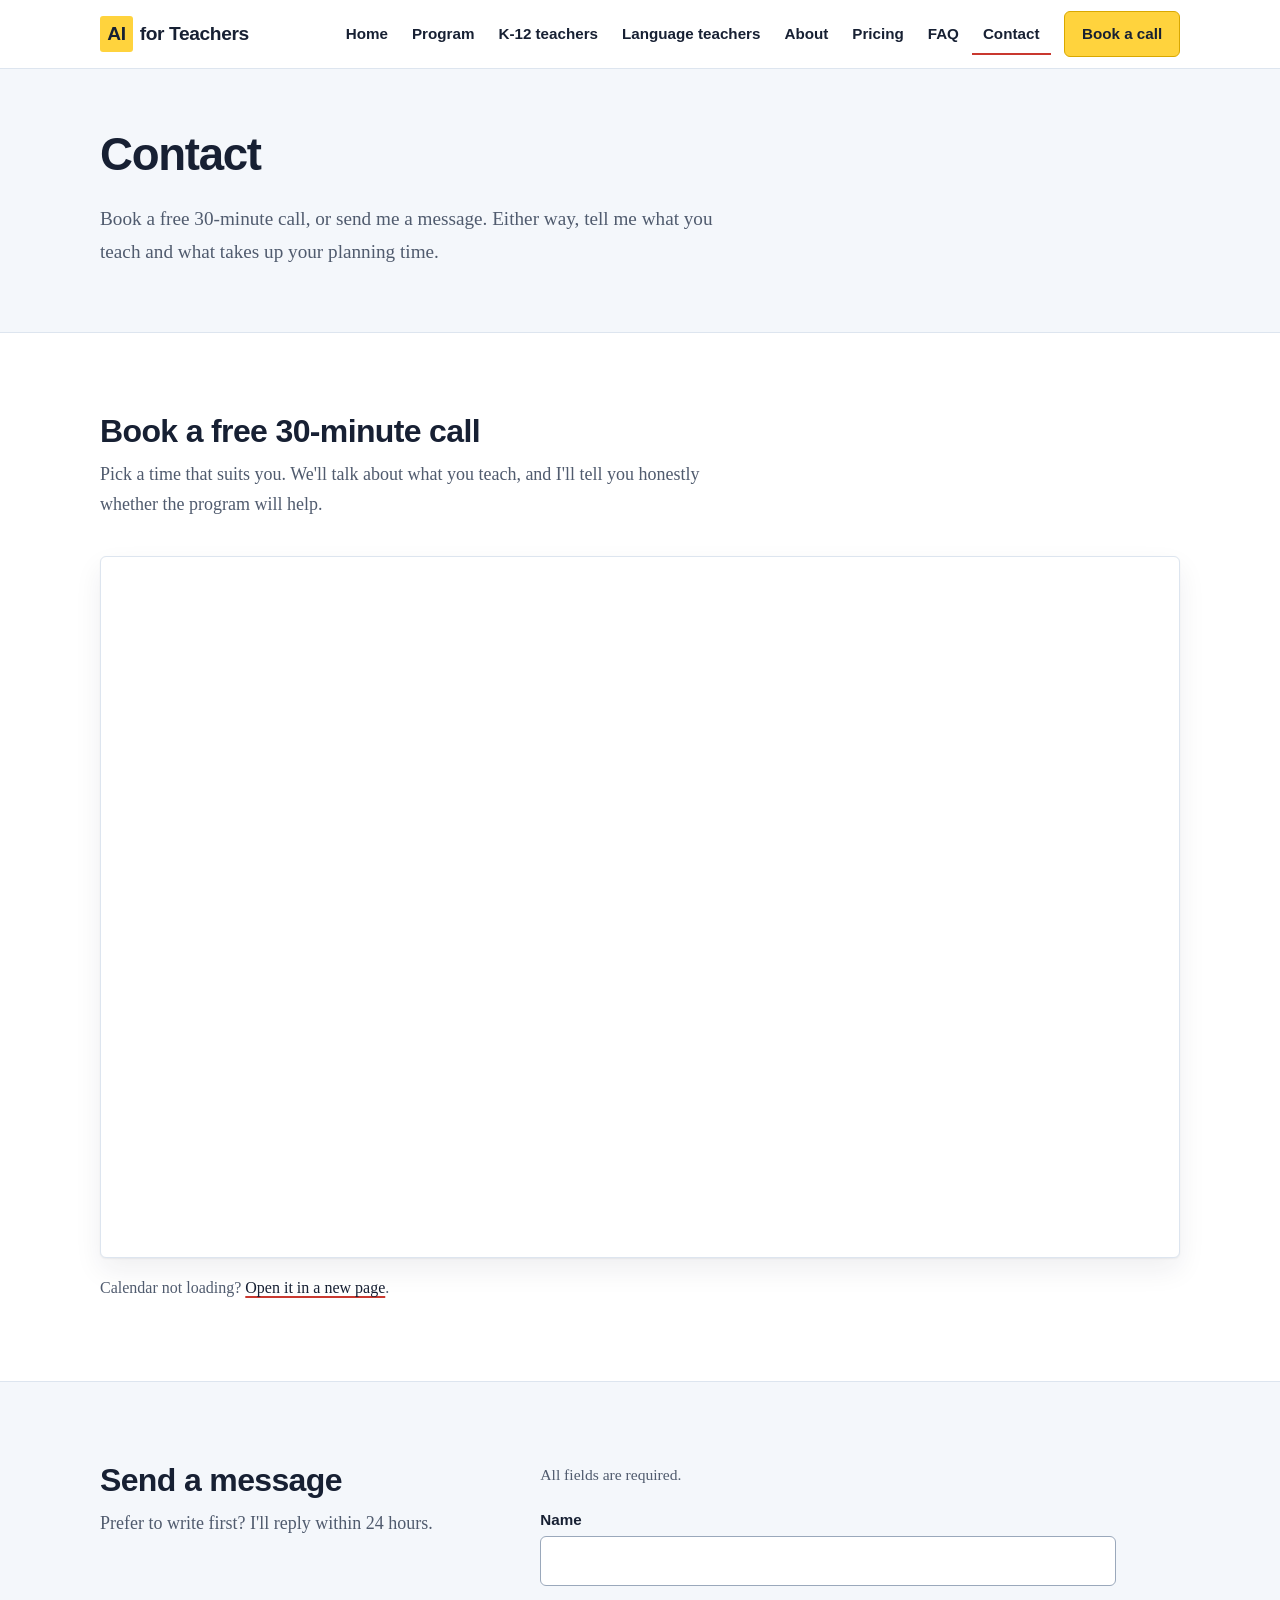
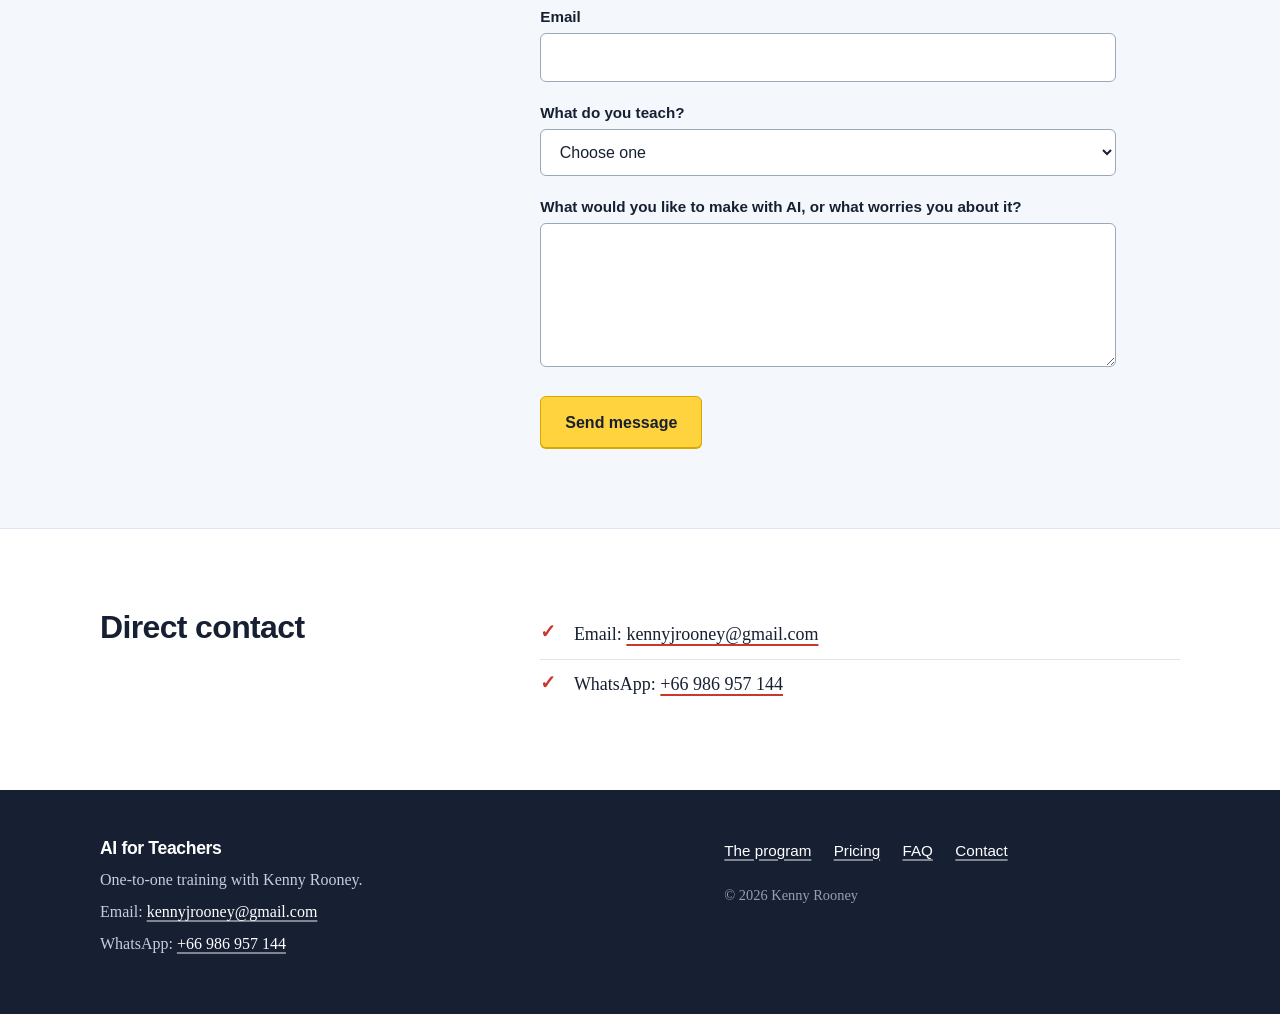
<file: contact.html>
<!DOCTYPE html>
<html lang="en">
<head>
    <meta charset="UTF-8">
    <meta name="viewport" content="width=device-width, initial-scale=1">
    <title>Contact | AI for Teachers</title>
    <meta name="description" content="Book a free 30-minute call or send a message about the AI for Teachers program.">
    <meta name="robots" content="noindex, nofollow">
    <meta name="theme-color" content="#ffd33d">
    <link rel="canonical" href="https://www.executeai.it.com/ai-for-teachers/contact">
    <meta property="og:type" content="website">
    <meta property="og:title" content="Contact | AI for Teachers">
    <meta property="og:description" content="Book a free 30-minute call or send a message about the AI for Teachers program.">
    <meta property="og:url" content="https://www.executeai.it.com/ai-for-teachers/contact">
    <link rel="icon" href="favicon.svg" type="image/svg+xml">
    <link rel="icon" href="favicon.ico" sizes="48x48">
    <link rel="icon" type="image/png" sizes="32x32" href="favicon-32x32.png">
    <link rel="apple-touch-icon" href="apple-touch-icon.png">
    <link rel="stylesheet" href="styles.css">
    <noscript><style>.nav-menu { display: block !important; position: static !important; } .nav-toggle { display: none !important; }</style></noscript>
</head>
<body>
<a class="skip-link" href="#main">Skip to content</a>

<header class="site-header">
    <div class="container">
        <a class="wordmark" href="index.html"><span class="mark">AI</span> for Teachers</a>
        <button class="nav-toggle" type="button" aria-expanded="false" aria-controls="nav-menu">Menu</button>
        <ul class="nav-menu" id="nav-menu">
            <li><a href="index.html">Home</a></li>
            <li><a href="program.html">Program</a></li>
            <li><a href="classroom-teachers.html">K-12 teachers</a></li>
            <li><a href="language-teachers.html">Language teachers</a></li>
            <li><a href="about.html">About</a></li>
            <li><a href="pricing.html">Pricing</a></li>
            <li><a href="faq.html">FAQ</a></li>
            <li><a href="contact.html" aria-current="page">Contact</a></li>
            <li><a class="nav-book" href="https://calendly.com/kennyjrooney/demo-lesson">Book a call</a></li>
        </ul>
    </div>
</header>

<main id="main">

    <section class="page-head">
        <div class="container">
            <h1>Contact</h1>
            <p class="lead">Book a free 30-minute call, or send me a message. Either way, tell me what you teach and what takes up your planning time.</p>
        </div>
    </section>

    <section class="section">
        <div class="container">
            <div class="section-head">
                <h2>Book a free 30-minute call</h2>
                <p>Pick a time that suits you. We'll talk about what you teach, and I'll tell you honestly whether the program will help.</p>
            </div>
            <div class="calendly">
                <iframe src="https://calendly.com/kennyjrooney/demo-lesson?hide_event_type_details=1&amp;hide_gdpr_banner=1" title="Book a free 30-minute call with Kenny" loading="lazy"></iframe>
            </div>
            <p class="embed-note">Calendar not loading? <a href="https://calendly.com/kennyjrooney/demo-lesson">Open it in a new page</a>.</p>
        </div>
    </section>

    <section class="section band" id="message">
        <div class="container split">
            <div class="section-head">
                <h2>Send a message</h2>
                <p>Prefer to write first? I'll reply within 24 hours.</p>
            </div>
            <div>
                <div id="form-status" class="form-status" role="status" aria-live="polite" tabindex="-1"></div>
                <form class="form" id="contact-form" action="https://formspree.io/f/mwlkkgnz" method="POST">
                    <input type="hidden" name="_subject" value="AI for Teachers enquiry">
                    <input type="hidden" name="source" value="ai-for-teachers contact page">
                    <div class="hp" aria-hidden="true">
                        <label for="website">Leave this field empty</label>
                        <input type="text" id="website" name="_gotcha" tabindex="-1" autocomplete="off">
                    </div>
                    <p class="form-note">All fields are required.</p>
                    <div class="field">
                        <label for="name">Name</label>
                        <input type="text" id="name" name="name" autocomplete="name" required>
                    </div>
                    <div class="field">
                        <label for="email">Email</label>
                        <input type="email" id="email" name="email" autocomplete="email" required>
                    </div>
                    <div class="field">
                        <label for="teach">What do you teach?</label>
                        <select id="teach" name="teaching_role" required>
                            <option value="">Choose one</option>
                            <option>Classroom teacher, primary or elementary</option>
                            <option>Classroom teacher, middle or high school</option>
                            <option>Language teacher in a school (ESL or EFL)</option>
                            <option>Private language teacher or tutor</option>
                            <option>Something else</option>
                        </select>
                    </div>
                    <div class="field">
                        <label for="message-text">What would you like to make with AI, or what worries you about it?</label>
                        <textarea id="message-text" name="message" required></textarea>
                    </div>
                    <button class="btn" type="submit" id="send-btn">Send message</button>
                </form>
            </div>
        </div>
    </section>

    <section class="section">
        <div class="container split">
            <div class="section-head">
                <h2>Direct contact</h2>
            </div>
            <ul class="ticks">
                <li>Email: <a href="mailto:kennyjrooney@gmail.com">kennyjrooney@gmail.com</a></li>
                <li>WhatsApp: <a href="https://wa.me/66986957144">+66 986 957 144</a></li>
            </ul>
        </div>
    </section>

    <script>
        (function () {
            var form = document.getElementById('contact-form');
            var status = document.getElementById('form-status');
            var btn = document.getElementById('send-btn');
            if (!form || !window.fetch) return;   // without JavaScript the form posts normally
            function show(kind, text) {
                status.className = 'form-status show ' + kind;
                status.textContent = text;
                status.focus();
            }
            form.addEventListener('submit', function (e) {
                e.preventDefault();
                btn.disabled = true;
                fetch(form.action, {
                    method: 'POST',
                    body: new FormData(form),
                    headers: { 'Accept': 'application/json' }
                }).then(function (res) {
                    if (res.ok) {
                        form.reset();
                        show('ok', 'Thanks. Your message has arrived and I will reply within 24 hours.');
                    } else {
                        show('err', 'Sorry, that did not send. Please email kennyjrooney@gmail.com or message me on WhatsApp.');
                    }
                }).catch(function () {
                    show('err', 'Sorry, that did not send. Please email kennyjrooney@gmail.com or message me on WhatsApp.');
                }).then(function () { btn.disabled = false; });
            });
        })();
    </script>

</main>

<!-- Reserved for the future "teachers' mate" feedback chatbot. Not built. -->
<div id="teachers-mate-slot" aria-hidden="true"></div>

<footer class="site-footer">
    <div class="container">
        <div>
            <h2>AI for Teachers</h2>
            <p>One-to-one training with Kenny Rooney.</p>
            <p>Email: <a href="mailto:kennyjrooney@gmail.com">kennyjrooney@gmail.com</a></p>
            <p>WhatsApp: <a href="https://wa.me/66986957144">+66 986 957 144</a></p>
        </div>
        <div>
            <ul class="footer-links">
                <li><a href="program.html">The program</a></li>
                <li><a href="pricing.html">Pricing</a></li>
                <li><a href="faq.html">FAQ</a></li>
                <li><a href="contact.html">Contact</a></li>
            </ul>
            <p class="footer-copy">&copy; 2026 Kenny Rooney</p>
        </div>
    </div>
</footer>


<script>
    (function () {
        var btn = document.querySelector('.nav-toggle');
        var menu = document.getElementById('nav-menu');
        if (!btn || !menu) return;
        btn.addEventListener('click', function () {
            var open = menu.classList.toggle('open');
            btn.setAttribute('aria-expanded', open ? 'true' : 'false');
        });
    })();
</script>
</body>
</html>
</file>
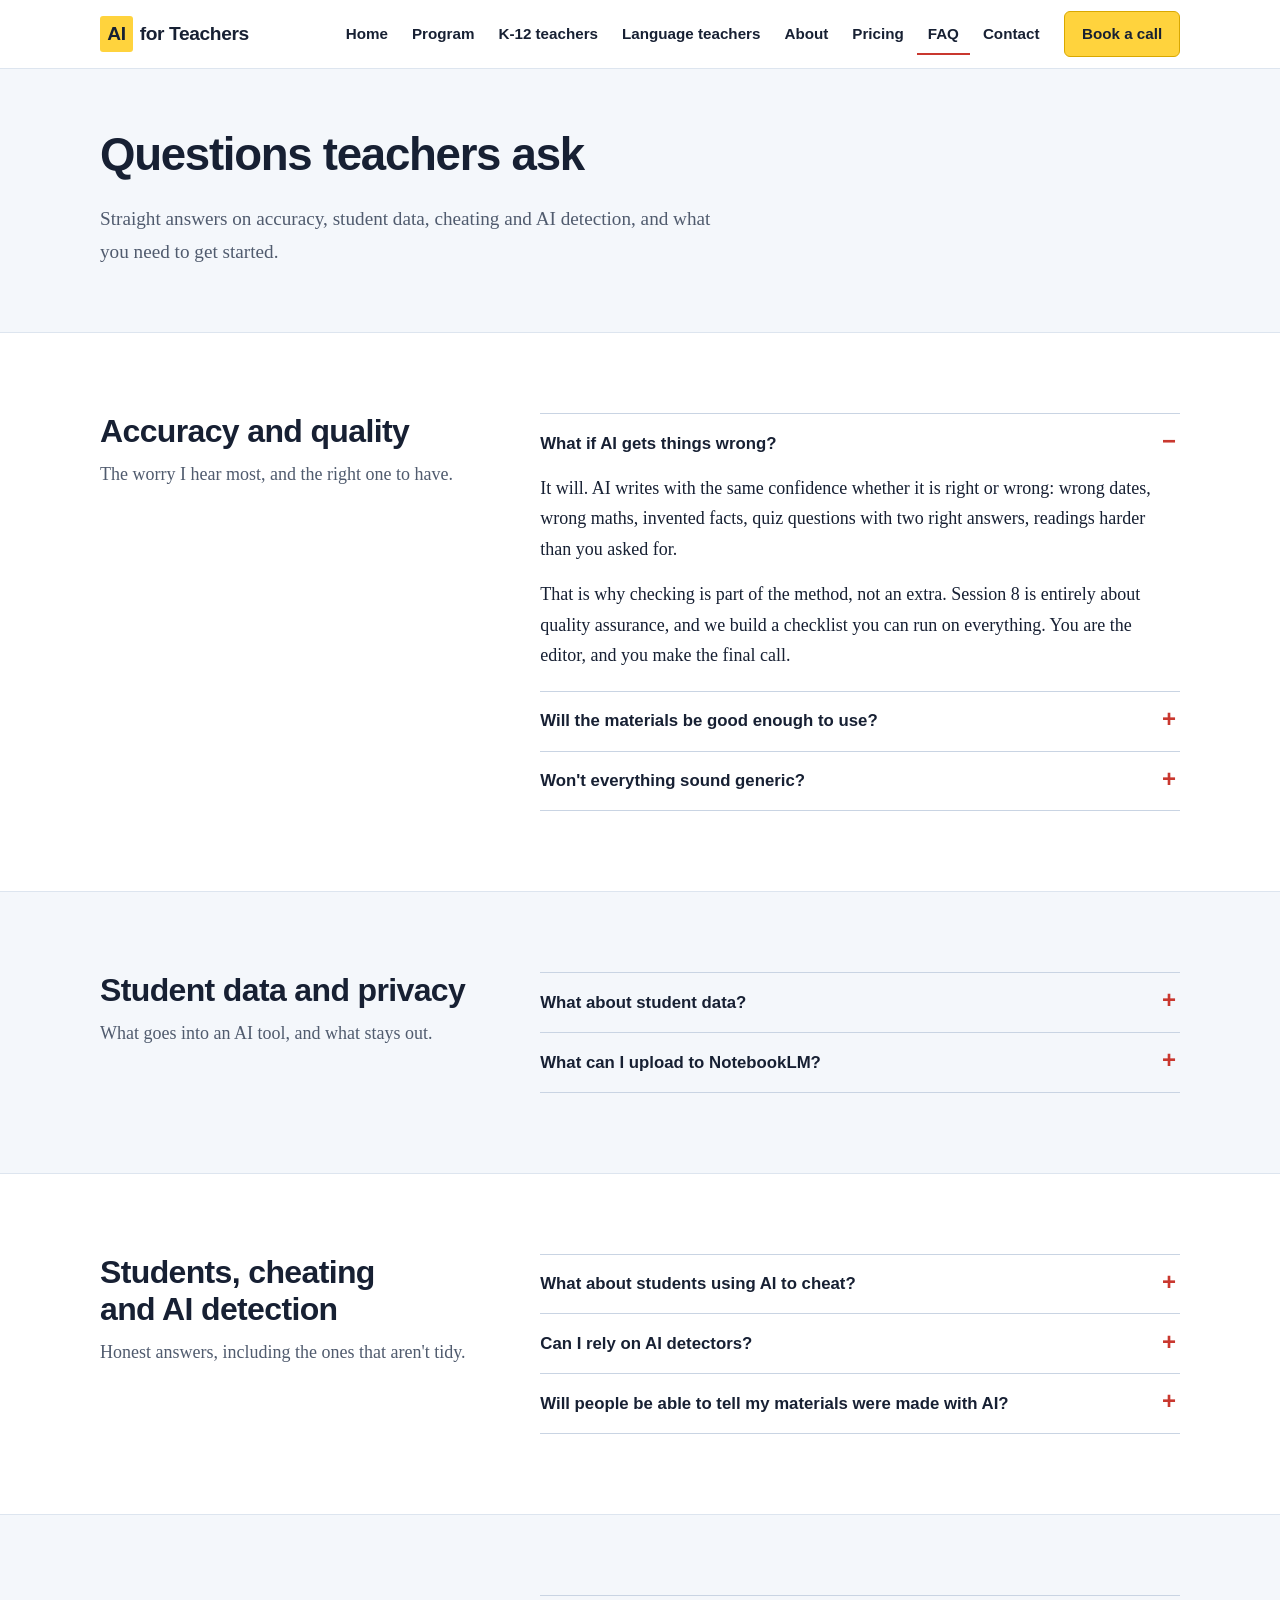
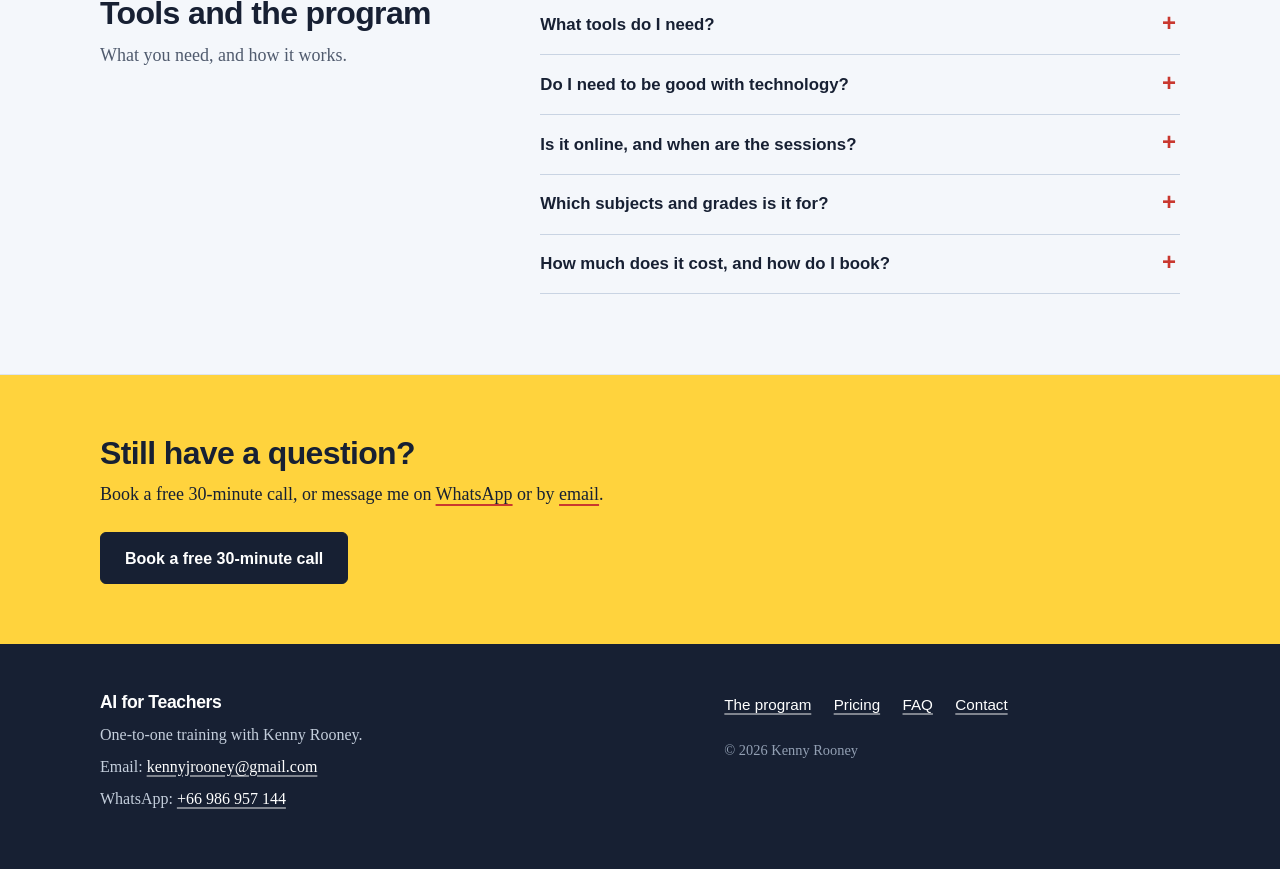
<file: faq.html>
<!DOCTYPE html>
<html lang="en">
<head>
    <meta charset="UTF-8">
    <meta name="viewport" content="width=device-width, initial-scale=1">
    <title>FAQ | AI for Teachers</title>
    <meta name="description" content="Answers for teachers on AI accuracy, student data, cheating, AI detectors and what tools you need.">
    <meta name="robots" content="noindex, nofollow">
    <meta name="theme-color" content="#ffd33d">
    <link rel="canonical" href="https://www.executeai.it.com/ai-for-teachers/faq">
    <meta property="og:type" content="website">
    <meta property="og:title" content="FAQ | AI for Teachers">
    <meta property="og:description" content="Answers for teachers on AI accuracy, student data, cheating, AI detectors and what tools you need.">
    <meta property="og:url" content="https://www.executeai.it.com/ai-for-teachers/faq">
    <link rel="icon" href="favicon.svg" type="image/svg+xml">
    <link rel="icon" href="favicon.ico" sizes="48x48">
    <link rel="icon" type="image/png" sizes="32x32" href="favicon-32x32.png">
    <link rel="apple-touch-icon" href="apple-touch-icon.png">
    <link rel="stylesheet" href="styles.css">
    <noscript><style>.nav-menu { display: block !important; position: static !important; } .nav-toggle { display: none !important; }</style></noscript>
</head>
<body class="has-mobile-cta">
<a class="skip-link" href="#main">Skip to content</a>

<header class="site-header">
    <div class="container">
        <a class="wordmark" href="index.html"><span class="mark">AI</span> for Teachers</a>
        <button class="nav-toggle" type="button" aria-expanded="false" aria-controls="nav-menu">Menu</button>
        <ul class="nav-menu" id="nav-menu">
            <li><a href="index.html">Home</a></li>
            <li><a href="program.html">Program</a></li>
            <li><a href="classroom-teachers.html">K-12 teachers</a></li>
            <li><a href="language-teachers.html">Language teachers</a></li>
            <li><a href="about.html">About</a></li>
            <li><a href="pricing.html">Pricing</a></li>
            <li><a href="faq.html" aria-current="page">FAQ</a></li>
            <li><a href="contact.html">Contact</a></li>
            <li><a class="nav-book" href="https://calendly.com/kennyjrooney/demo-lesson">Book a call</a></li>
        </ul>
    </div>
</header>

<main id="main">

    <section class="page-head">
        <div class="container">
            <h1>Questions teachers ask</h1>
            <p class="lead">Straight answers on accuracy, student data, cheating and AI detection, and what you need to get started.</p>
        </div>
    </section>

    <section class="section">
        <div class="container split">
            <div class="section-head">
                <h2>Accuracy and quality</h2>
                <p>The worry I hear most, and the right one to have.</p>
            </div>
            <div class="faq-list">
                <details class="faq" open>
                    <summary>What if AI gets things wrong?</summary>
                    <div class="answer">
                        <p>It will. AI writes with the same confidence whether it is right or wrong: wrong dates, wrong maths, invented facts, quiz questions with two right answers, readings harder than you asked for.</p>
                        <p>That is why checking is part of the method, not an extra. Session 8 is entirely about quality assurance, and we build a checklist you can run on everything. You are the editor, and you make the final call.</p>
                    </div>
                </details>
                <details class="faq">
                    <summary>Will the materials be good enough to use?</summary>
                    <div class="answer">
                        <p>A first draft usually isn't. The program teaches you how to ask so the draft is closer to what you need, and how to find and fix what is left.</p>
                        <p>We work from your own units, texts and curriculum, so the result fits your class and not an average one.</p>
                    </div>
                </details>
                <details class="faq">
                    <summary>Won't everything sound generic?</summary>
                    <div class="answer">
                        <p>Generic requests get generic results. When you give the AI your students, your level, your topic and your examples, the output is far more specific, and then you edit it in your own voice. Most of the skill is in the asking and the editing.</p>
                    </div>
                </details>
            </div>
        </div>
    </section>

    <section class="section band">
        <div class="container split">
            <div class="section-head">
                <h2>Student data and privacy</h2>
                <p>What goes into an AI tool, and what stays out.</p>
            </div>
            <div class="faq-list">
                <details class="faq">
                    <summary>What about student data?</summary>
                    <div class="answer">
                        <p>The simple rule: don't put student names or personal details into an AI tool. You almost never need to. We make materials from your curriculum, texts and topics, not from student records.</p>
                        <p>Privacy settings differ between tools, and rules differ between schools and countries, so your school's policy comes first. I'm not a lawyer. In session 10 you write your own one-page guidelines.</p>
                    </div>
                </details>
                <details class="faq">
                    <summary>What can I upload to NotebookLM?</summary>
                    <div class="answer">
                        <p>Your own materials and documents you are allowed to use, such as your unit notes or a text you have the right to share. Not student work with names on it.</p>
                    </div>
                </details>
            </div>
        </div>
    </section>

    <section class="section">
        <div class="container split">
            <div class="section-head">
                <h2>Students, cheating and AI detection</h2>
                <p>Honest answers, including the ones that aren't tidy.</p>
            </div>
            <div class="faq-list">
                <details class="faq">
                    <summary>What about students using AI to cheat?</summary>
                    <div class="answer">
                        <p>I can't promise a cheat-proof classroom, and nobody can. This program is about your preparation, not about policing students.</p>
                        <p>In session 10 we do talk about how you set expectations with students, and about task design, such as more work done in class or explained aloud, that makes it harder to hand a task to AI.</p>
                    </div>
                </details>
                <details class="faq">
                    <summary>Can I rely on AI detectors?</summary>
                    <div class="answer">
                        <p>I wouldn't. These tools give a probability, not proof, and research has found they can wrongly flag human writing, especially by non-native English speakers. A detector score is a reason to have a conversation, not evidence of cheating.</p>
                    </div>
                </details>
                <details class="faq">
                    <summary>Will people be able to tell my materials were made with AI?</summary>
                    <div class="answer">
                        <p>Unedited AI output can read as flat and generic, which is one more reason we edit. Materials you have checked, edited and fitted to your class are your materials.</p>
                        <p>Some schools have rules about disclosing AI use, so check yours. And a worksheet with a wrong answer key is a problem whoever wrote it.</p>
                    </div>
                </details>
            </div>
        </div>
    </section>

    <section class="section band">
        <div class="container split">
            <div class="section-head">
                <h2>Tools and the program</h2>
                <p>What you need, and how it works.</p>
            </div>
            <div class="faq-list">
                <details class="faq">
                    <summary>What tools do I need?</summary>
                    <div class="answer">
                        <p>A laptop or desktop computer, a reliable internet connection, and an account with at least one AI tool such as ChatGPT, Claude or Gemini. Free accounts are enough to begin. NotebookLM uses a Google account.</p>
                        <p>The skills transfer between tools, so you are not locked into one. I'll help you choose where to start.</p>
                    </div>
                </details>
                <details class="faq">
                    <summary>Do I need to be good with technology?</summary>
                    <div class="answer">
                        <p>No. If you can use email and a word processor, you can do this. You type your requests in plain language, and because the sessions are one-to-one, we go at your pace.</p>
                    </div>
                </details>
                <details class="faq">
                    <summary>Is it online, and when are the sessions?</summary>
                    <div class="answer">
                        <p>It is online, by video call, one-to-one with me. There are ten one-hour sessions, and we agree times that suit your timetable.</p>
                    </div>
                </details>
                <details class="faq">
                    <summary>Which subjects and grades is it for?</summary>
                    <div class="answer">
                        <p>Any subject and any grade in K-12, plus ESL and EFL teachers in schools or teaching privately. If you teach something unusual, tell me on the free call and I'll say honestly whether it is a fit.</p>
                    </div>
                </details>
                <details class="faq">
                    <summary>How much does it cost, and how do I book?</summary>
                    <div class="answer">
                        <p>$200 for all ten sessions. You start with a free 30-minute call. The details are on the <a href="pricing.html">pricing page</a>.</p>
                    </div>
                </details>
            </div>
        </div>
    </section>

    <section class="closing">
        <div class="container">
            <h2>Still have a question?</h2>
            <p>Book a free 30-minute call, or message me on <a href="https://wa.me/66986957144">WhatsApp</a> or by <a href="mailto:kennyjrooney@gmail.com">email</a>.</p>
            <a class="btn btn-dark" href="https://calendly.com/kennyjrooney/demo-lesson">Book a free 30-minute call</a>
        </div>
    </section>

</main>

<!-- Reserved for the future "teachers' mate" feedback chatbot. Not built. -->
<div id="teachers-mate-slot" aria-hidden="true"></div>

<footer class="site-footer">
    <div class="container">
        <div>
            <h2>AI for Teachers</h2>
            <p>One-to-one training with Kenny Rooney.</p>
            <p>Email: <a href="mailto:kennyjrooney@gmail.com">kennyjrooney@gmail.com</a></p>
            <p>WhatsApp: <a href="https://wa.me/66986957144">+66 986 957 144</a></p>
        </div>
        <div>
            <ul class="footer-links">
                <li><a href="program.html">The program</a></li>
                <li><a href="pricing.html">Pricing</a></li>
                <li><a href="faq.html">FAQ</a></li>
                <li><a href="contact.html">Contact</a></li>
            </ul>
            <p class="footer-copy">&copy; 2026 Kenny Rooney</p>
        </div>
    </div>
</footer>

<div class="mobile-cta"><a href="https://calendly.com/kennyjrooney/demo-lesson">Book a free 30-minute call</a></div>

<script>
    (function () {
        var btn = document.querySelector('.nav-toggle');
        var menu = document.getElementById('nav-menu');
        if (!btn || !menu) return;
        btn.addEventListener('click', function () {
            var open = menu.classList.toggle('open');
            btn.setAttribute('aria-expanded', open ? 'true' : 'false');
        });
    })();
</script>
</body>
</html>
</file>
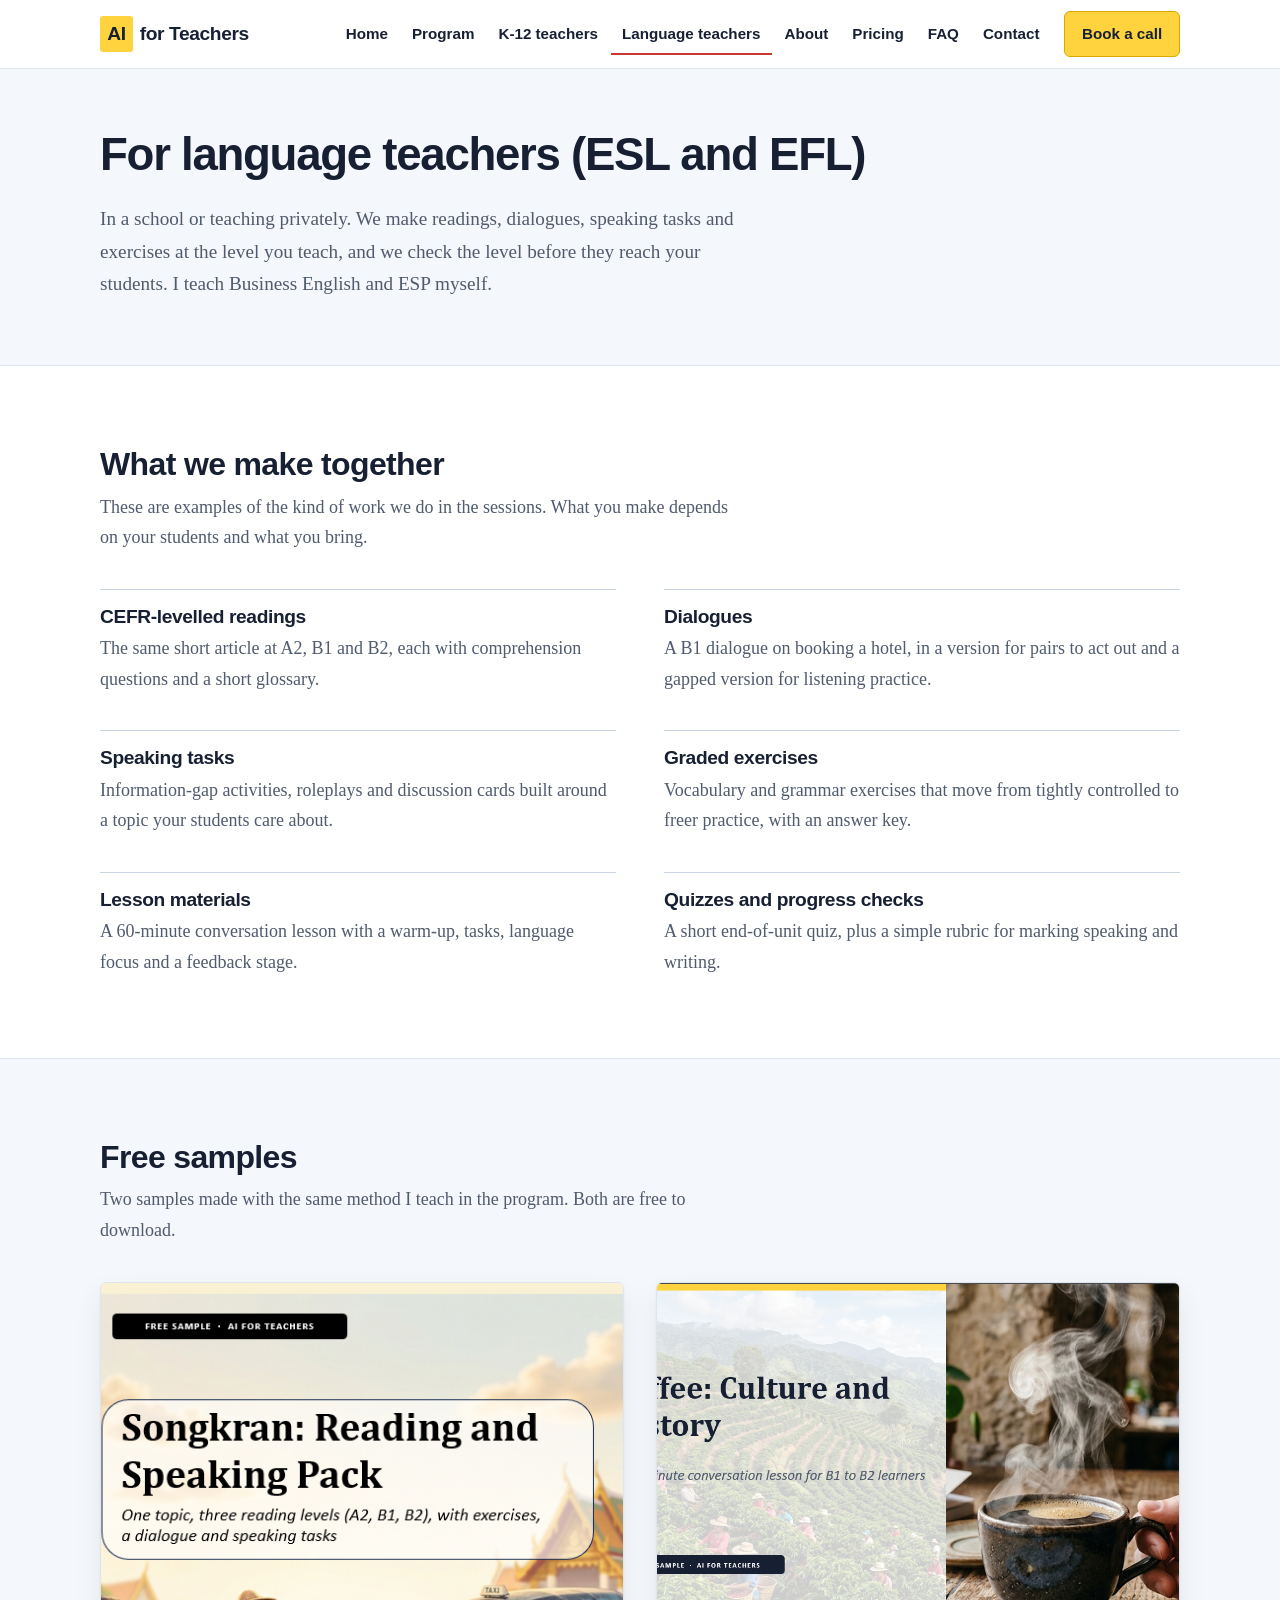
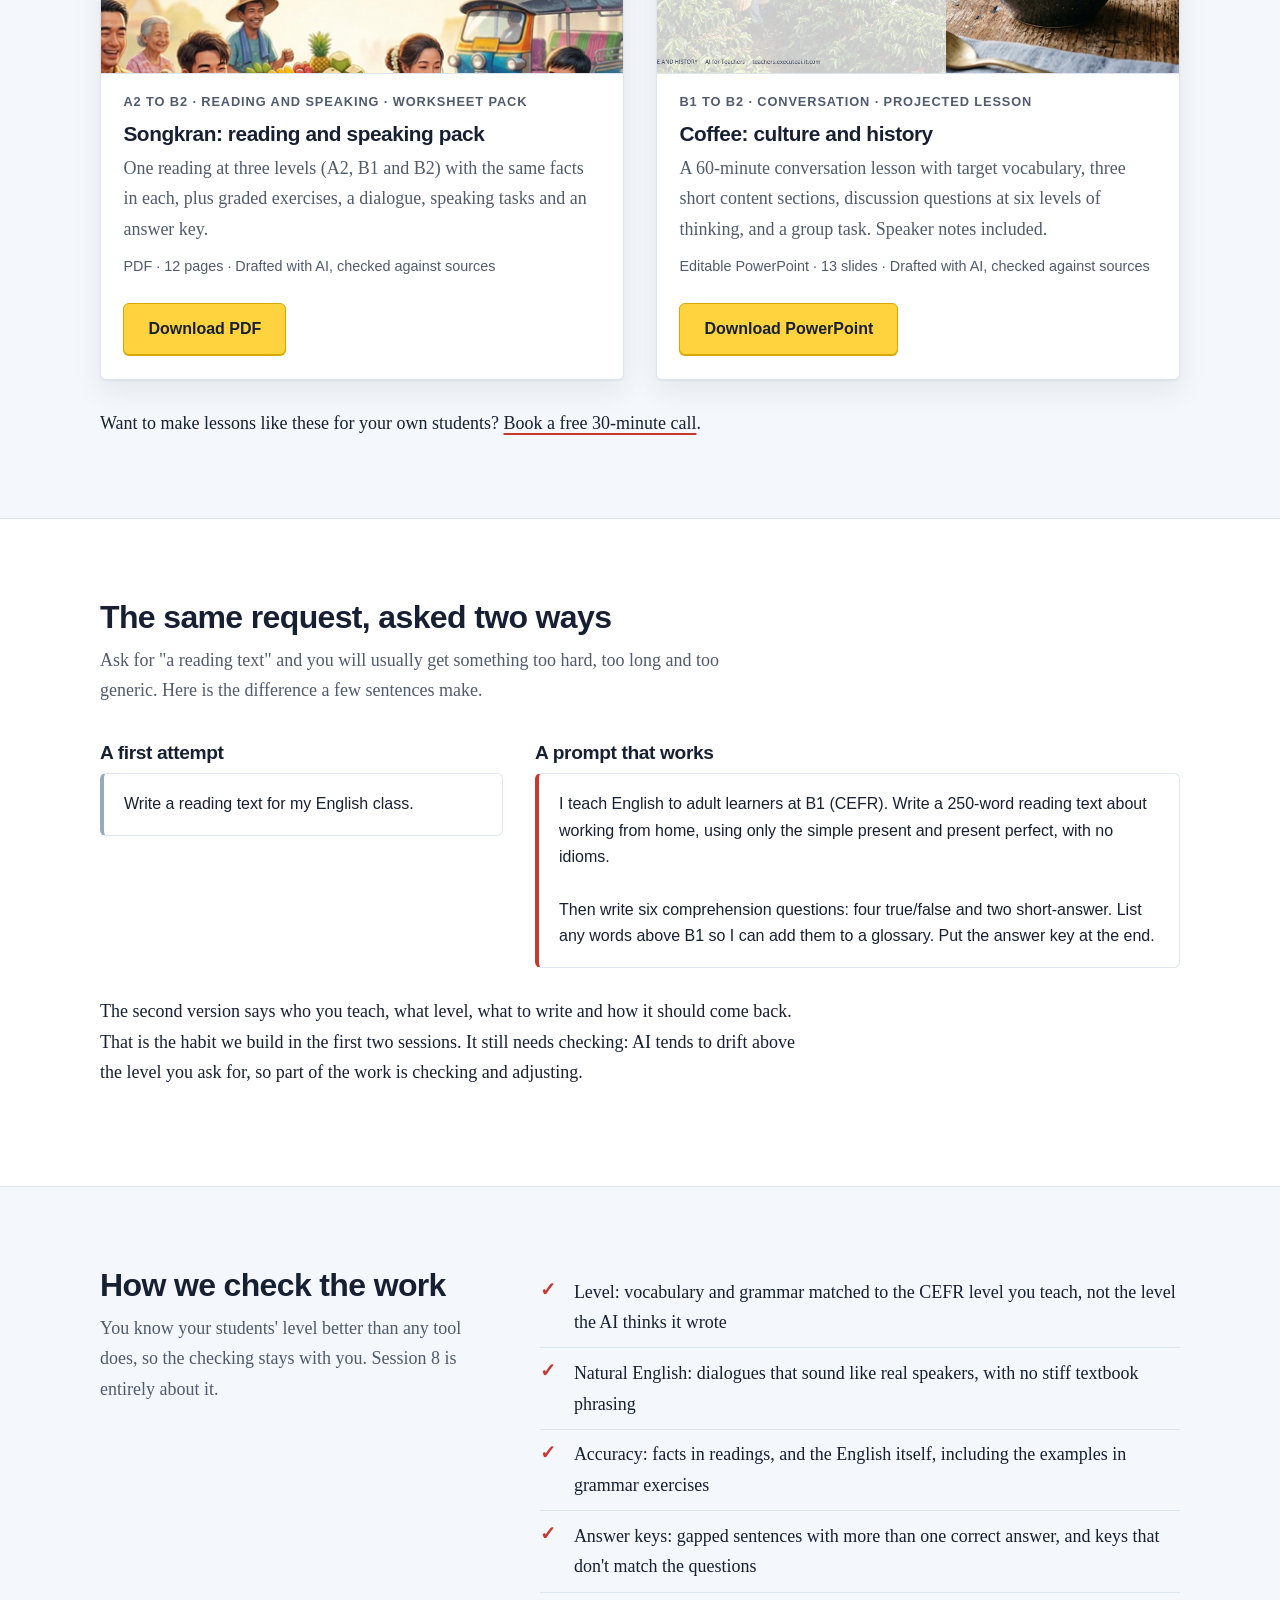
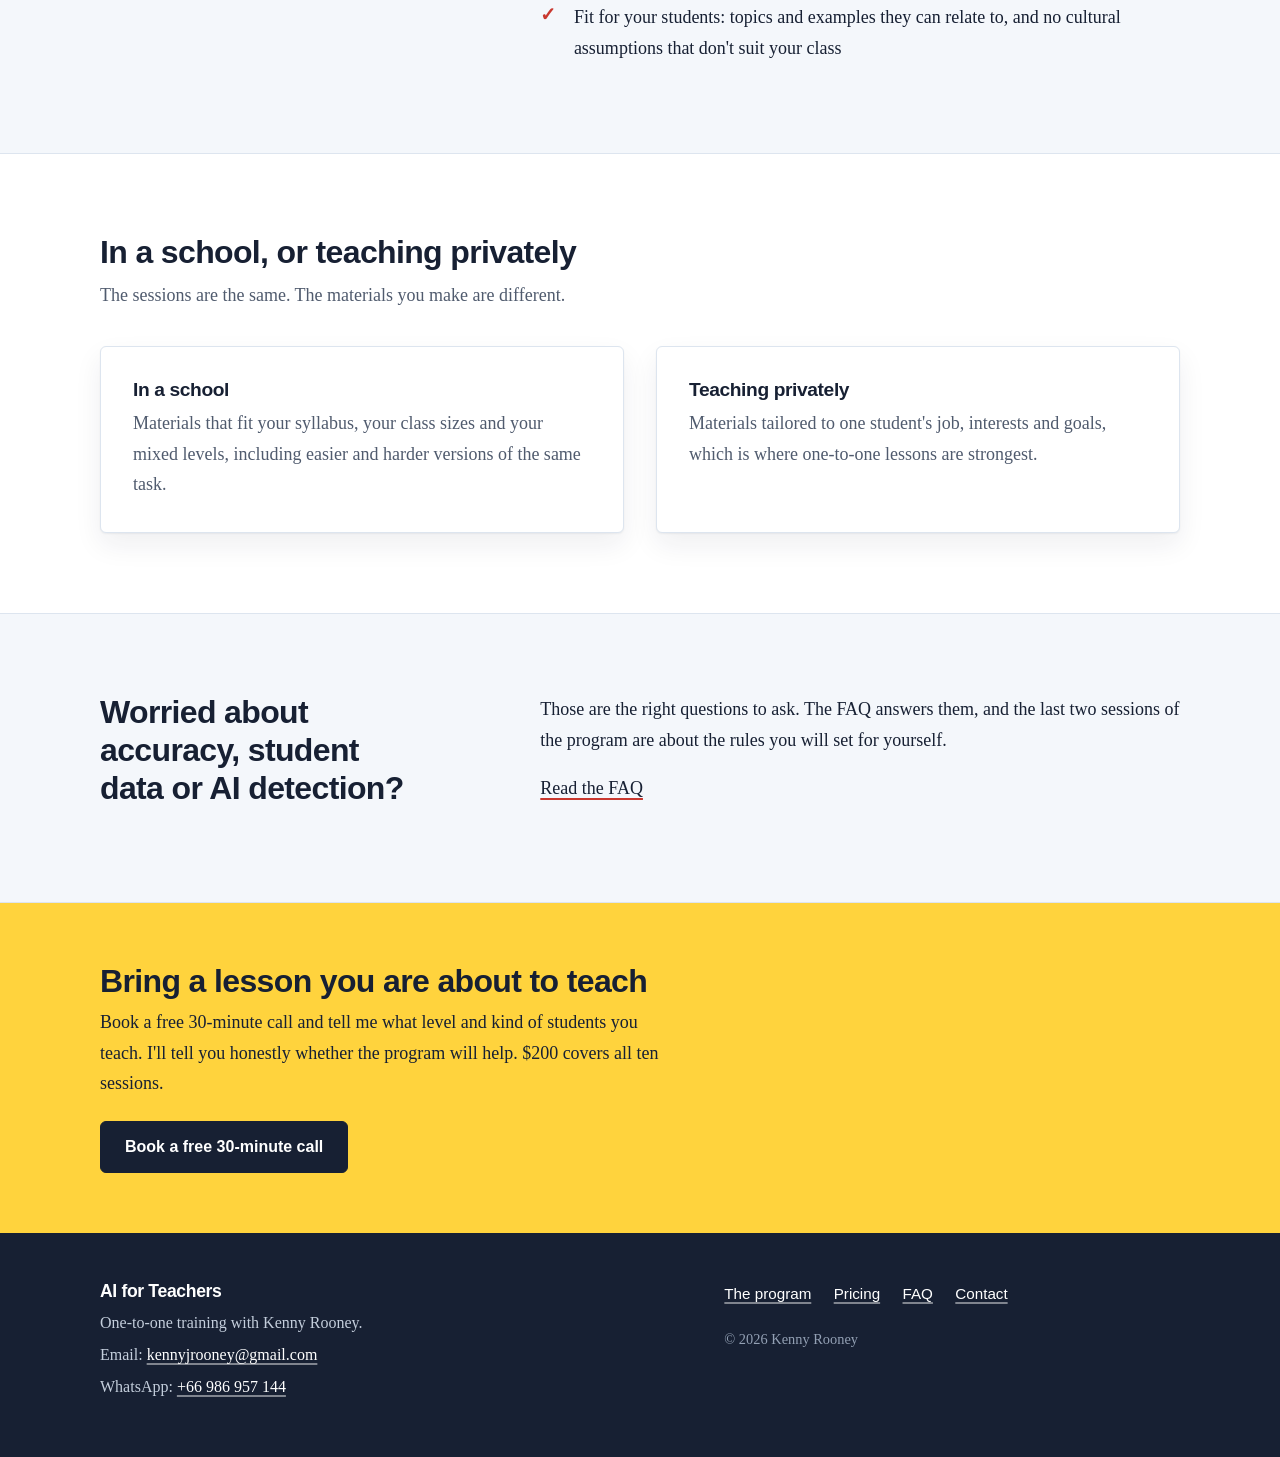
<file: language-teachers.html>
<!DOCTYPE html>
<html lang="en">
<head>
    <meta charset="UTF-8">
    <meta name="viewport" content="width=device-width, initial-scale=1">
    <title>For language teachers (ESL and EFL) | AI for Teachers</title>
    <meta name="description" content="CEFR-levelled readings, dialogues, speaking tasks and graded exercises for ESL and EFL teachers, made from your own materials and checked before you use them.">
    <meta name="robots" content="noindex, nofollow">
    <meta name="theme-color" content="#ffd33d">
    <link rel="canonical" href="https://www.executeai.it.com/ai-for-teachers/language-teachers">
    <meta property="og:type" content="website">
    <meta property="og:title" content="For language teachers (ESL and EFL) | AI for Teachers">
    <meta property="og:description" content="CEFR-levelled readings, dialogues, speaking tasks and graded exercises for ESL and EFL teachers, made from your own materials and checked before you use them.">
    <meta property="og:url" content="https://www.executeai.it.com/ai-for-teachers/language-teachers">
    <link rel="icon" href="favicon.svg" type="image/svg+xml">
    <link rel="icon" href="favicon.ico" sizes="48x48">
    <link rel="icon" type="image/png" sizes="32x32" href="favicon-32x32.png">
    <link rel="apple-touch-icon" href="apple-touch-icon.png">
    <link rel="stylesheet" href="styles.css">
    <noscript><style>.nav-menu { display: block !important; position: static !important; } .nav-toggle { display: none !important; }</style></noscript>
</head>
<body class="has-mobile-cta">
<a class="skip-link" href="#main">Skip to content</a>

<header class="site-header">
    <div class="container">
        <a class="wordmark" href="index.html"><span class="mark">AI</span> for Teachers</a>
        <button class="nav-toggle" type="button" aria-expanded="false" aria-controls="nav-menu">Menu</button>
        <ul class="nav-menu" id="nav-menu">
            <li><a href="index.html">Home</a></li>
            <li><a href="program.html">Program</a></li>
            <li><a href="classroom-teachers.html">K-12 teachers</a></li>
            <li><a href="language-teachers.html" aria-current="page">Language teachers</a></li>
            <li><a href="about.html">About</a></li>
            <li><a href="pricing.html">Pricing</a></li>
            <li><a href="faq.html">FAQ</a></li>
            <li><a href="contact.html">Contact</a></li>
            <li><a class="nav-book" href="https://calendly.com/kennyjrooney/demo-lesson">Book a call</a></li>
        </ul>
    </div>
</header>

<main id="main">

    <section class="page-head">
        <div class="container">
            <h1>For language teachers (ESL and EFL)</h1>
            <p class="lead">In a school or teaching privately. We make readings, dialogues, speaking tasks and exercises at the level you teach, and we check the level before they reach your students. I teach Business English and ESP myself.</p>
        </div>
    </section>

    <section class="section">
        <div class="container">
            <div class="section-head">
                <h2>What we make together</h2>
                <p>These are examples of the kind of work we do in the sessions. What you make depends on your students and what you bring.</p>
            </div>
            <div class="examples">
                <div>
                    <h3>CEFR-levelled readings</h3>
                    <p>The same short article at A2, B1 and B2, each with comprehension questions and a short glossary.</p>
                </div>
                <div>
                    <h3>Dialogues</h3>
                    <p>A B1 dialogue on booking a hotel, in a version for pairs to act out and a gapped version for listening practice.</p>
                </div>
                <div>
                    <h3>Speaking tasks</h3>
                    <p>Information-gap activities, roleplays and discussion cards built around a topic your students care about.</p>
                </div>
                <div>
                    <h3>Graded exercises</h3>
                    <p>Vocabulary and grammar exercises that move from tightly controlled to freer practice, with an answer key.</p>
                </div>
                <div>
                    <h3>Lesson materials</h3>
                    <p>A 60-minute conversation lesson with a warm-up, tasks, language focus and a feedback stage.</p>
                </div>
                <div>
                    <h3>Quizzes and progress checks</h3>
                    <p>A short end-of-unit quiz, plus a simple rubric for marking speaking and writing.</p>
                </div>
            </div>
        </div>
    </section>

        <!-- ===== FREE SAMPLES ===== -->
    <section class="section band" id="free-samples">
        <div class="container">
            <div class="section-head">
                <h2>Free samples</h2>
                <p>Two samples made with the same method I teach in the program. Both are free to download.</p>
            </div>
            <div class="samples">
                <article class="sample">
                    <div class="sample-img"><img src="images/samples/esl-songkran.png" width="1200" height="900" alt="Cover of the Songkran reading and speaking pack" loading="lazy" onerror="this.onerror=null;this.src='images/placeholder.png'"></div>
                    <div class="sample-body">
                        <p class="sample-tag">A2 to B2 · Reading and speaking · Worksheet pack</p>
                        <h3>Songkran: reading and speaking pack</h3>
                        <p>One reading at three levels (A2, B1 and B2) with the same facts in each, plus graded exercises, a dialogue, speaking tasks and an answer key.</p>
                        <p class="sample-meta">PDF · 12 pages · Drafted with AI, checked against sources</p>
                        <div class="cta-row">
                            <a class="btn" href="downloads/Songkran-ESL-Reading-Speaking-Pack.pdf" download>Download PDF</a>
                        </div>
                    </div>
                </article>
                <article class="sample">
                    <div class="sample-img"><img src="images/samples/esl-coffee.png" width="1200" height="900" alt="Title slide of the coffee conversation lesson" loading="lazy" onerror="this.onerror=null;this.src='images/placeholder.png'"></div>
                    <div class="sample-body">
                        <p class="sample-tag">B1 to B2 · Conversation · Projected lesson</p>
                        <h3>Coffee: culture and history</h3>
                        <p>A 60-minute conversation lesson with target vocabulary, three short content sections, discussion questions at six levels of thinking, and a group task. Speaker notes included.</p>
                        <p class="sample-meta">Editable PowerPoint · 13 slides · Drafted with AI, checked against sources</p>
                        <div class="cta-row">
                            <a class="btn" href="downloads/Coffee-Culture-Conversation-Lesson.pptx" download>Download PowerPoint</a>
                        </div>
                    </div>
                </article>
            </div>
            <p class="samples-note">Want to make lessons like these for your own students? <a href="https://calendly.com/kennyjrooney/demo-lesson">Book a free 30-minute call</a>.</p>
        </div>
    </section>

<section class="section">
        <div class="container">
            <div class="section-head">
                <h2>The same request, asked two ways</h2>
                <p>Ask for "a reading text" and you will usually get something too hard, too long and too generic. Here is the difference a few sentences make.</p>
            </div>
            <div class="compare">
                <div>
                    <h3>A first attempt</h3>
                    <p class="prompt">Write a reading text for my English class.</p>
                </div>
                <div>
                    <h3>A prompt that works</h3>
                    <p class="prompt better">I teach English to adult learners at B1 (CEFR). Write a 250-word reading text about working from home, using only the simple present and present perfect, with no idioms.

Then write six comprehension questions: four true/false and two short-answer. List any words above B1 so I can add them to a glossary. Put the answer key at the end.</p>
                </div>
            </div>
            <p class="after-note">The second version says who you teach, what level, what to write and how it should come back. That is the habit we build in the first two sessions. It still needs checking: AI tends to drift above the level you ask for, so part of the work is checking and adjusting.</p>
        </div>
    </section>

    <section class="section band">
        <div class="container split">
            <div class="section-head">
                <h2>How we check the work</h2>
                <p>You know your students' level better than any tool does, so the checking stays with you. Session 8 is entirely about it.</p>
            </div>
            <ul class="ticks">
                <li>Level: vocabulary and grammar matched to the CEFR level you teach, not the level the AI thinks it wrote</li>
                <li>Natural English: dialogues that sound like real speakers, with no stiff textbook phrasing</li>
                <li>Accuracy: facts in readings, and the English itself, including the examples in grammar exercises</li>
                <li>Answer keys: gapped sentences with more than one correct answer, and keys that don't match the questions</li>
                <li>Fit for your students: topics and examples they can relate to, and no cultural assumptions that don't suit your class</li>
            </ul>
        </div>
    </section>

    <section class="section">
        <div class="container">
            <div class="section-head">
                <h2>In a school, or teaching privately</h2>
                <p>The sessions are the same. The materials you make are different.</p>
            </div>
            <div class="panel-grid">
                <div class="panel">
                    <h3>In a school</h3>
                    <p style="margin:0">Materials that fit your syllabus, your class sizes and your mixed levels, including easier and harder versions of the same task.</p>
                </div>
                <div class="panel">
                    <h3>Teaching privately</h3>
                    <p style="margin:0">Materials tailored to one student's job, interests and goals, which is where one-to-one lessons are strongest.</p>
                </div>
            </div>
        </div>
    </section>

    <section class="section band">
        <div class="container split">
            <div class="section-head">
                <h2>Worried about accuracy, student data or AI detection?</h2>
            </div>
            <div>
                <p>Those are the right questions to ask. The FAQ answers them, and the last two sessions of the program are about the rules you will set for yourself.</p>
                <p><a href="faq.html">Read the FAQ</a></p>
            </div>
        </div>
    </section>

    <section class="closing">
        <div class="container">
            <h2>Bring a lesson you are about to teach</h2>
            <p>Book a free 30-minute call and tell me what level and kind of students you teach. I'll tell you honestly whether the program will help. $200 covers all ten sessions.</p>
            <a class="btn btn-dark" href="https://calendly.com/kennyjrooney/demo-lesson">Book a free 30-minute call</a>
        </div>
    </section>

</main>

<!-- Reserved for the future "teachers' mate" feedback chatbot. Not built. -->
<div id="teachers-mate-slot" aria-hidden="true"></div>

<footer class="site-footer">
    <div class="container">
        <div>
            <h2>AI for Teachers</h2>
            <p>One-to-one training with Kenny Rooney.</p>
            <p>Email: <a href="mailto:kennyjrooney@gmail.com">kennyjrooney@gmail.com</a></p>
            <p>WhatsApp: <a href="https://wa.me/66986957144">+66 986 957 144</a></p>
        </div>
        <div>
            <ul class="footer-links">
                <li><a href="program.html">The program</a></li>
                <li><a href="pricing.html">Pricing</a></li>
                <li><a href="faq.html">FAQ</a></li>
                <li><a href="contact.html">Contact</a></li>
            </ul>
            <p class="footer-copy">&copy; 2026 Kenny Rooney</p>
        </div>
    </div>
</footer>

<div class="mobile-cta"><a href="https://calendly.com/kennyjrooney/demo-lesson">Book a free 30-minute call</a></div>

<script>
    (function () {
        var btn = document.querySelector('.nav-toggle');
        var menu = document.getElementById('nav-menu');
        if (!btn || !menu) return;
        btn.addEventListener('click', function () {
            var open = menu.classList.toggle('open');
            btn.setAttribute('aria-expanded', open ? 'true' : 'false');
        });
    })();
</script>
</body>
</html>
</file>
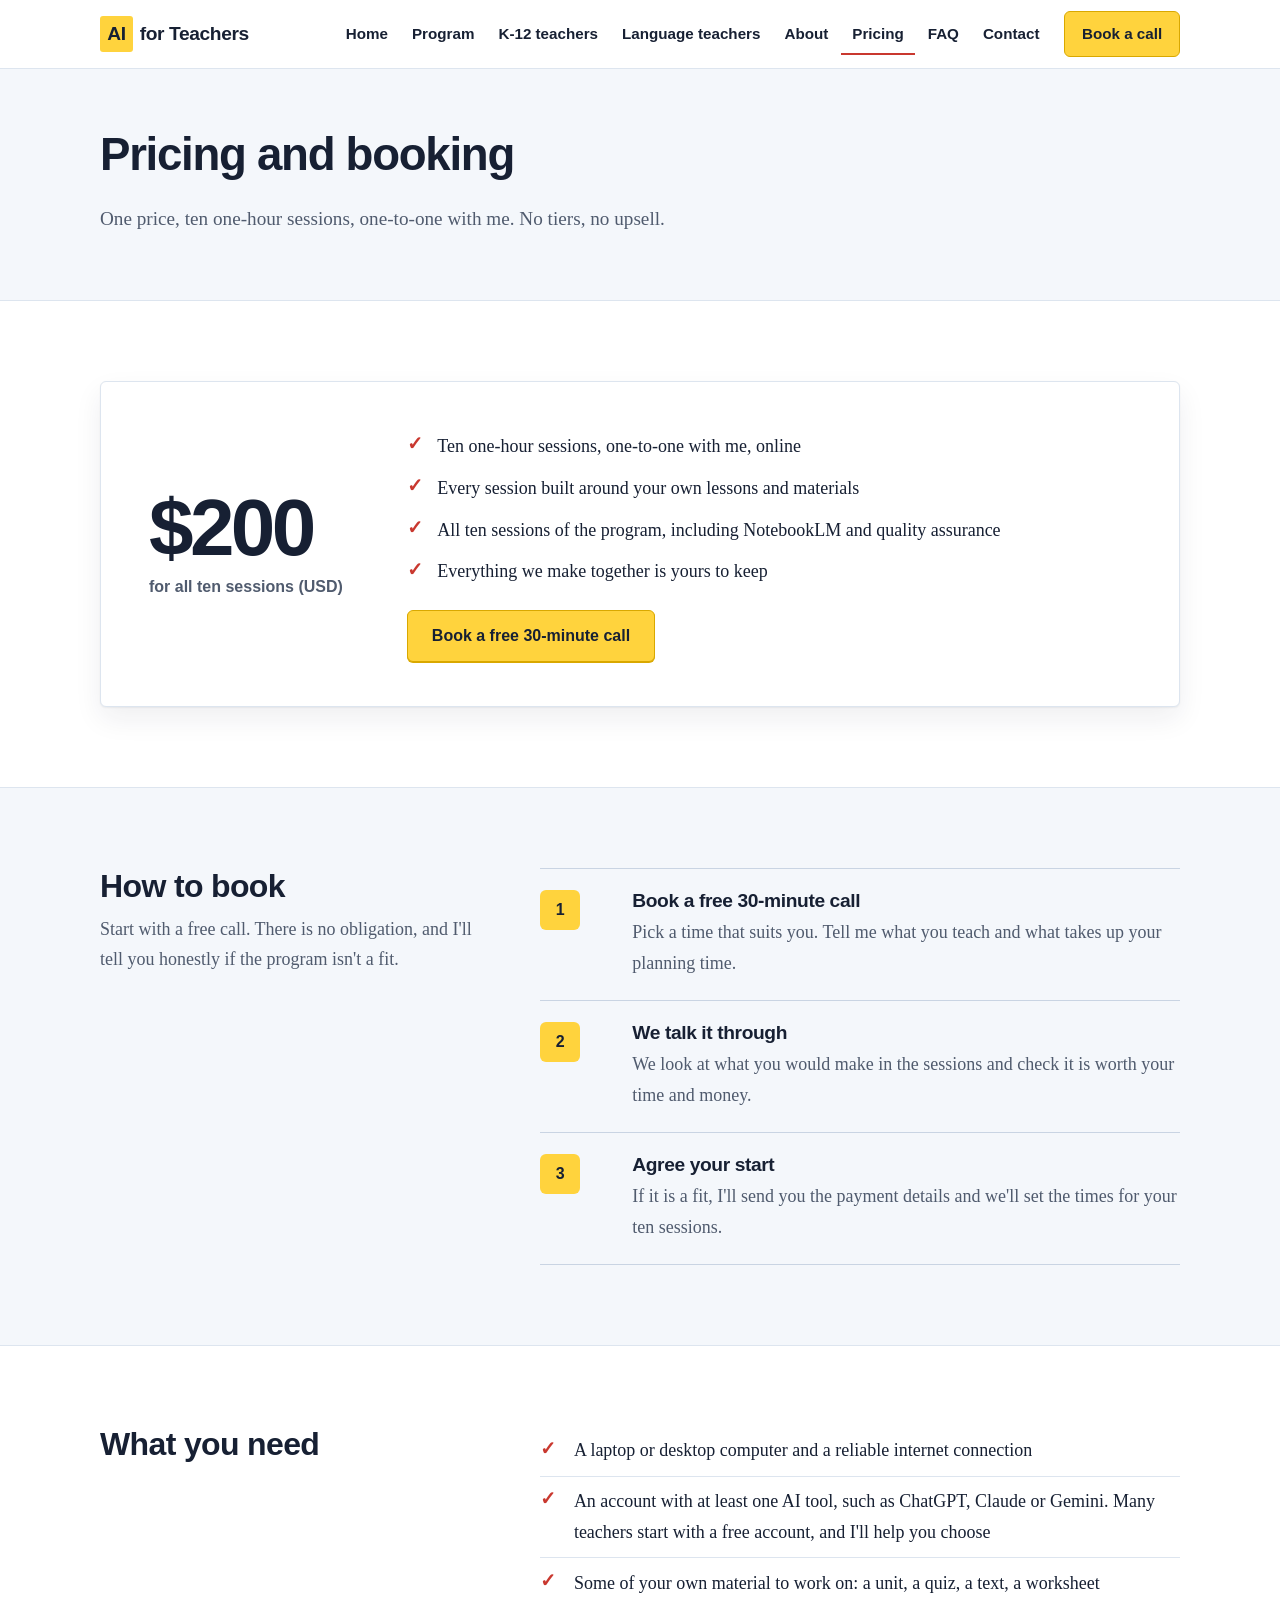
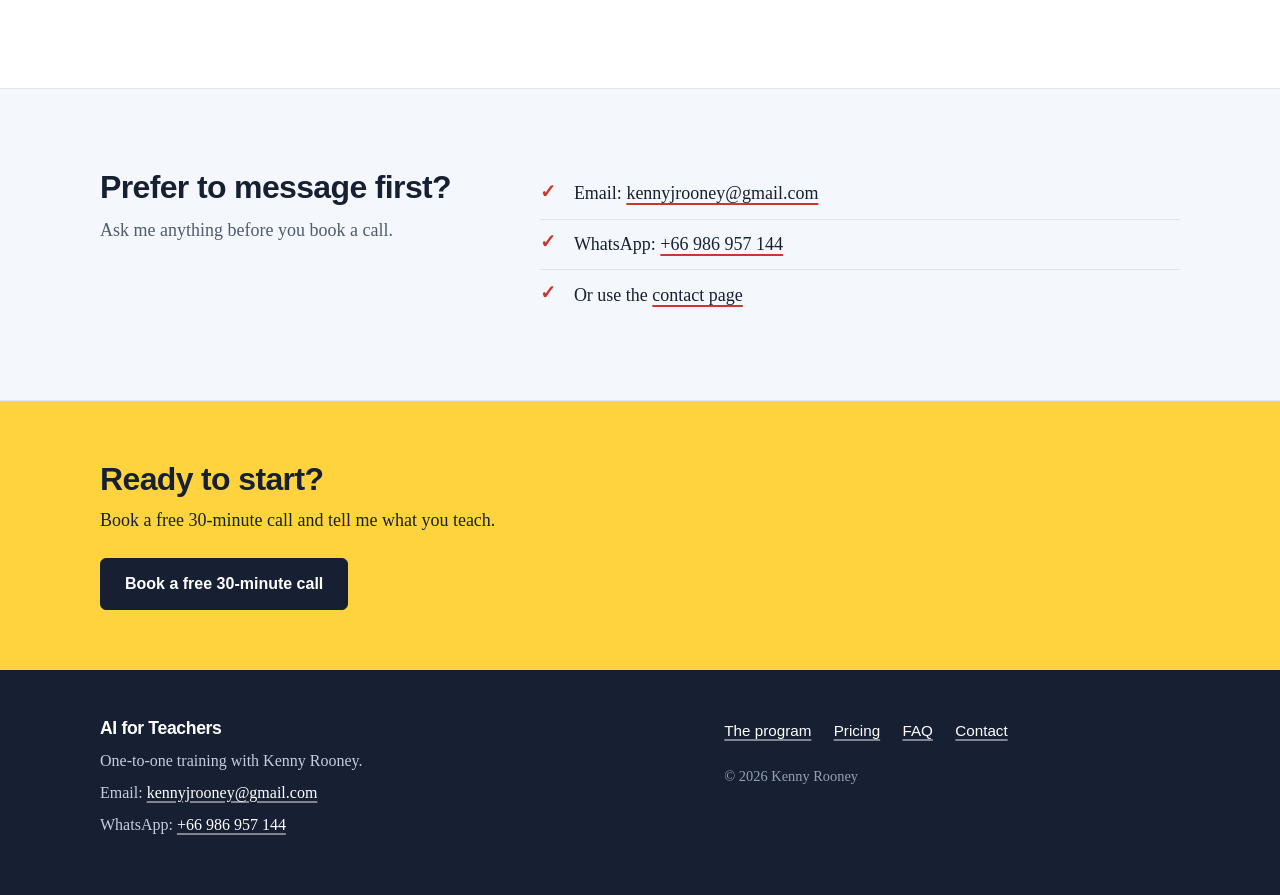
<file: pricing.html>
<!DOCTYPE html>
<html lang="en">
<head>
    <meta charset="UTF-8">
    <meta name="viewport" content="width=device-width, initial-scale=1">
    <title>Pricing and booking | AI for Teachers</title>
    <meta name="description" content="$200 for ten one-hour, one-to-one sessions for K-12 and language teachers. Start with a free 30-minute call.">
    <meta name="robots" content="noindex, nofollow">
    <meta name="theme-color" content="#ffd33d">
    <link rel="canonical" href="https://www.executeai.it.com/ai-for-teachers/pricing">
    <meta property="og:type" content="website">
    <meta property="og:title" content="Pricing and booking | AI for Teachers">
    <meta property="og:description" content="$200 for ten one-hour, one-to-one sessions for K-12 and language teachers. Start with a free 30-minute call.">
    <meta property="og:url" content="https://www.executeai.it.com/ai-for-teachers/pricing">
    <link rel="icon" href="favicon.svg" type="image/svg+xml">
    <link rel="icon" href="favicon.ico" sizes="48x48">
    <link rel="icon" type="image/png" sizes="32x32" href="favicon-32x32.png">
    <link rel="apple-touch-icon" href="apple-touch-icon.png">
    <link rel="stylesheet" href="styles.css">
    <noscript><style>.nav-menu { display: block !important; position: static !important; } .nav-toggle { display: none !important; }</style></noscript>
</head>
<body class="has-mobile-cta">
<a class="skip-link" href="#main">Skip to content</a>

<header class="site-header">
    <div class="container">
        <a class="wordmark" href="index.html"><span class="mark">AI</span> for Teachers</a>
        <button class="nav-toggle" type="button" aria-expanded="false" aria-controls="nav-menu">Menu</button>
        <ul class="nav-menu" id="nav-menu">
            <li><a href="index.html">Home</a></li>
            <li><a href="program.html">Program</a></li>
            <li><a href="classroom-teachers.html">K-12 teachers</a></li>
            <li><a href="language-teachers.html">Language teachers</a></li>
            <li><a href="about.html">About</a></li>
            <li><a href="pricing.html" aria-current="page">Pricing</a></li>
            <li><a href="faq.html">FAQ</a></li>
            <li><a href="contact.html">Contact</a></li>
            <li><a class="nav-book" href="https://calendly.com/kennyjrooney/demo-lesson">Book a call</a></li>
        </ul>
    </div>
</header>

<main id="main">

    <section class="page-head">
        <div class="container">
            <h1>Pricing and booking</h1>
            <p class="lead">One price, ten one-hour sessions, one-to-one with me. No tiers, no upsell.</p>
        </div>
    </section>

    <section class="section">
        <div class="container">
            <div class="panel price-panel">
                <p class="price">$200<small>for all ten sessions (USD)</small></p>
                <div>
                    <ul class="ticks compact">
                        <li>Ten one-hour sessions, one-to-one with me, online</li>
                        <li>Every session built around your own lessons and materials</li>
                        <li>All ten sessions of the program, including NotebookLM and quality assurance</li>
                        <li>Everything we make together is yours to keep</li>
                    </ul>
                    <a class="btn" href="https://calendly.com/kennyjrooney/demo-lesson">Book a free 30-minute call</a>
                </div>
            </div>
        </div>
    </section>

    <section class="section band">
        <div class="container split">
            <div class="section-head">
                <h2>How to book</h2>
                <p>Start with a free call. There is no obligation, and I'll tell you honestly if the program isn't a fit.</p>
            </div>
            <ol class="steps steps-single">
                <li>
                    <span class="num">1</span>
                    <div>
                        <h3>Book a free 30-minute call</h3>
                        <p>Pick a time that suits you. Tell me what you teach and what takes up your planning time.</p>
                    </div>
                </li>
                <li>
                    <span class="num">2</span>
                    <div>
                        <h3>We talk it through</h3>
                        <p>We look at what you would make in the sessions and check it is worth your time and money.</p>
                    </div>
                </li>
                <li>
                    <span class="num">3</span>
                    <div>
                        <h3>Agree your start</h3>
                        <p>If it is a fit, I'll send you the payment details and we'll set the times for your ten sessions.</p>
                    </div>
                </li>
            </ol>
        </div>
    </section>

    <section class="section">
        <div class="container split">
            <div class="section-head">
                <h2>What you need</h2>
            </div>
            <ul class="ticks">
                <li>A laptop or desktop computer and a reliable internet connection</li>
                <li>An account with at least one AI tool, such as ChatGPT, Claude or Gemini. Many teachers start with a free account, and I'll help you choose</li>
                <li>Some of your own material to work on: a unit, a quiz, a text, a worksheet</li>
            </ul>
        </div>
    </section>

    <section class="section band">
        <div class="container split">
            <div class="section-head">
                <h2>Prefer to message first?</h2>
                <p>Ask me anything before you book a call.</p>
            </div>
            <ul class="ticks">
                <li>Email: <a href="mailto:kennyjrooney@gmail.com">kennyjrooney@gmail.com</a></li>
                <li>WhatsApp: <a href="https://wa.me/66986957144">+66 986 957 144</a></li>
                <li>Or use the <a href="contact.html">contact page</a></li>
            </ul>
        </div>
    </section>

    <section class="closing">
        <div class="container">
            <h2>Ready to start?</h2>
            <p>Book a free 30-minute call and tell me what you teach.</p>
            <a class="btn btn-dark" href="https://calendly.com/kennyjrooney/demo-lesson">Book a free 30-minute call</a>
        </div>
    </section>

</main>

<!-- Reserved for the future "teachers' mate" feedback chatbot. Not built. -->
<div id="teachers-mate-slot" aria-hidden="true"></div>

<footer class="site-footer">
    <div class="container">
        <div>
            <h2>AI for Teachers</h2>
            <p>One-to-one training with Kenny Rooney.</p>
            <p>Email: <a href="mailto:kennyjrooney@gmail.com">kennyjrooney@gmail.com</a></p>
            <p>WhatsApp: <a href="https://wa.me/66986957144">+66 986 957 144</a></p>
        </div>
        <div>
            <ul class="footer-links">
                <li><a href="program.html">The program</a></li>
                <li><a href="pricing.html">Pricing</a></li>
                <li><a href="faq.html">FAQ</a></li>
                <li><a href="contact.html">Contact</a></li>
            </ul>
            <p class="footer-copy">&copy; 2026 Kenny Rooney</p>
        </div>
    </div>
</footer>

<div class="mobile-cta"><a href="https://calendly.com/kennyjrooney/demo-lesson">Book a free 30-minute call</a></div>

<script>
    (function () {
        var btn = document.querySelector('.nav-toggle');
        var menu = document.getElementById('nav-menu');
        if (!btn || !menu) return;
        btn.addEventListener('click', function () {
            var open = menu.classList.toggle('open');
            btn.setAttribute('aria-expanded', open ? 'true' : 'false');
        });
    })();
</script>
</body>
</html>
</file>
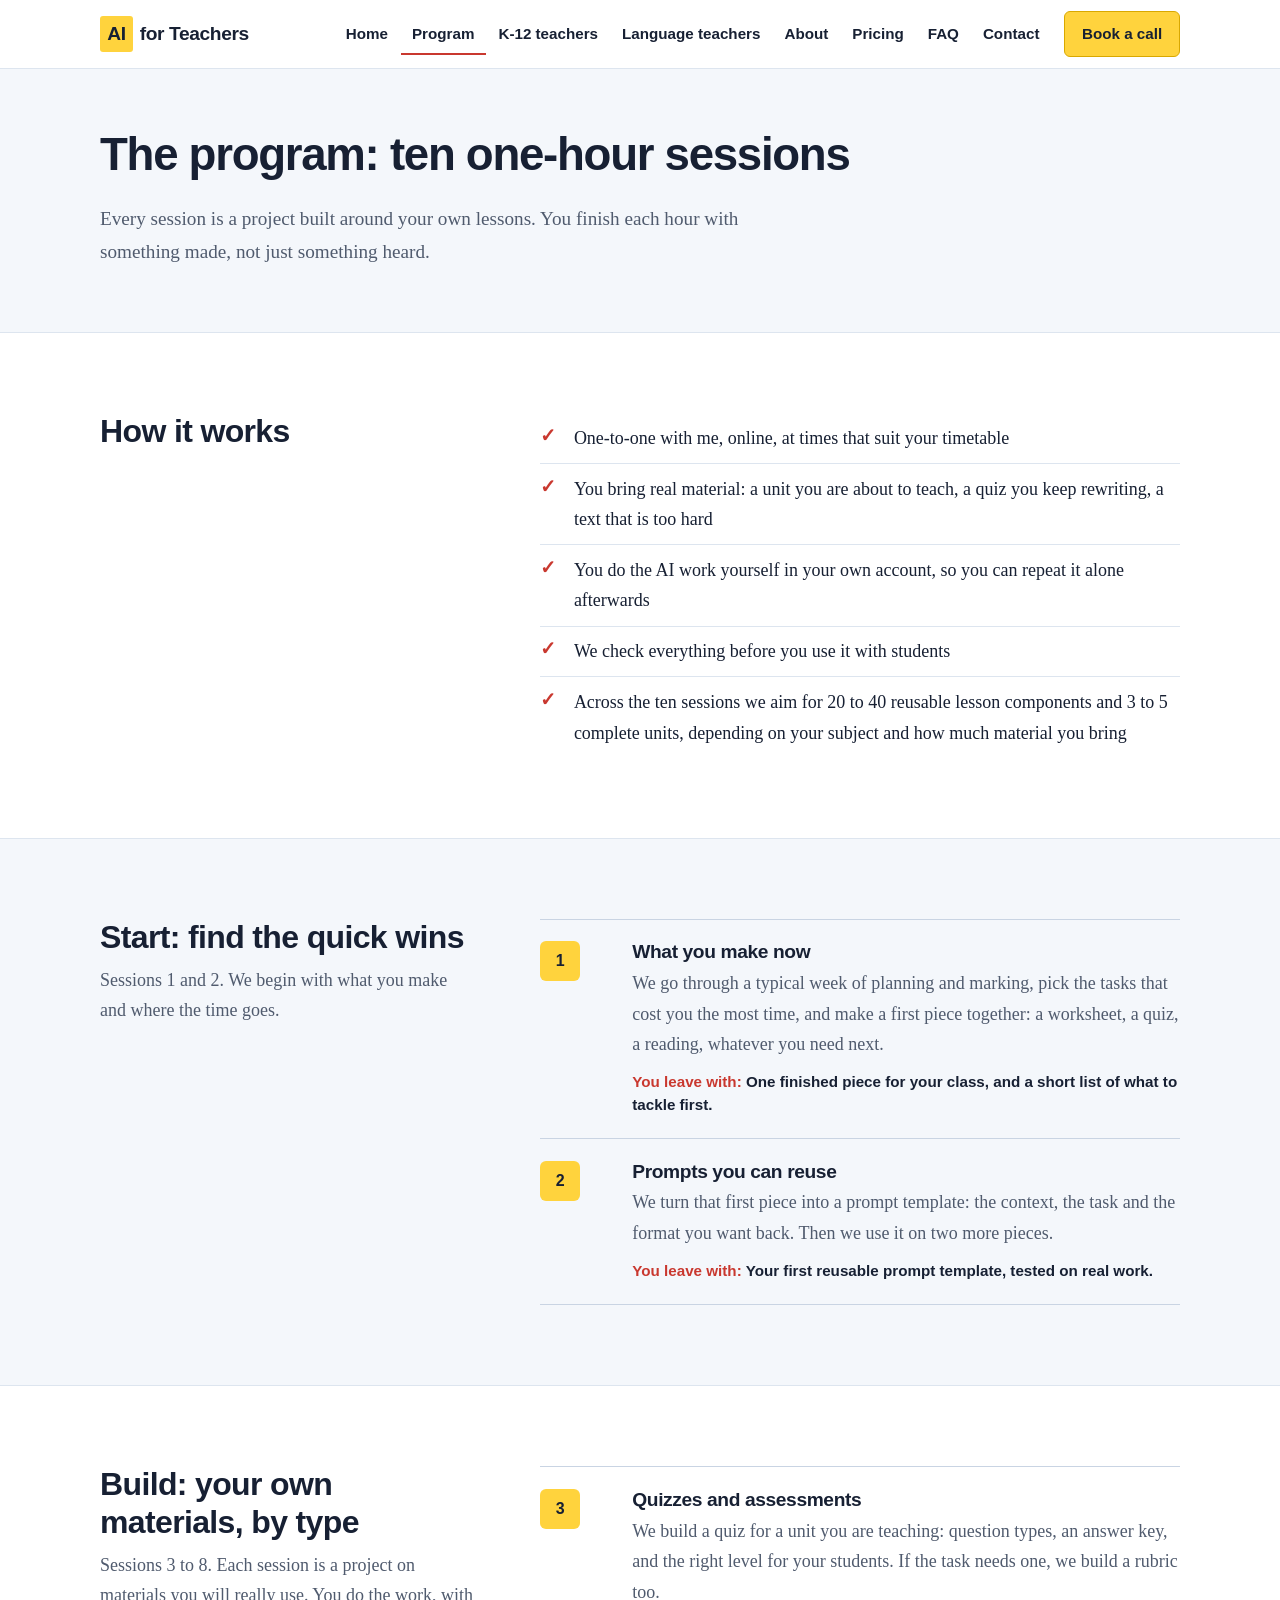
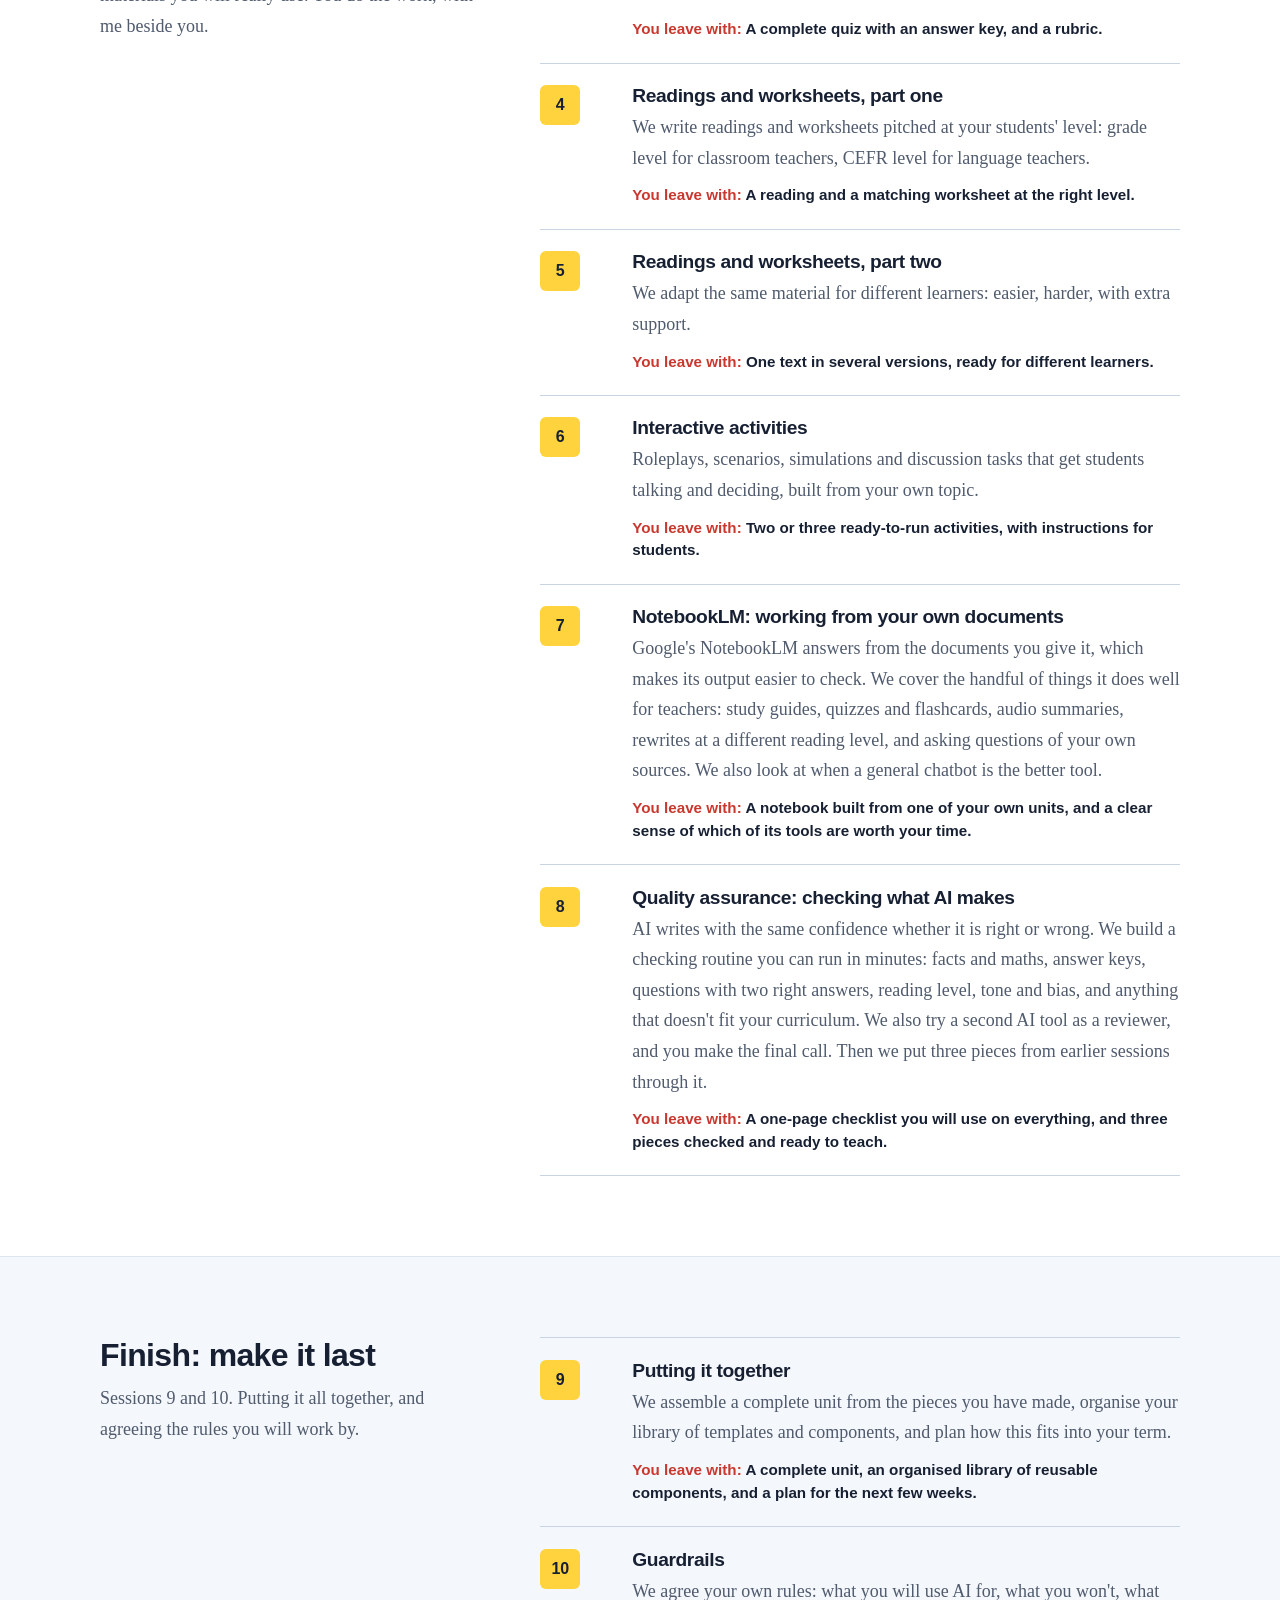
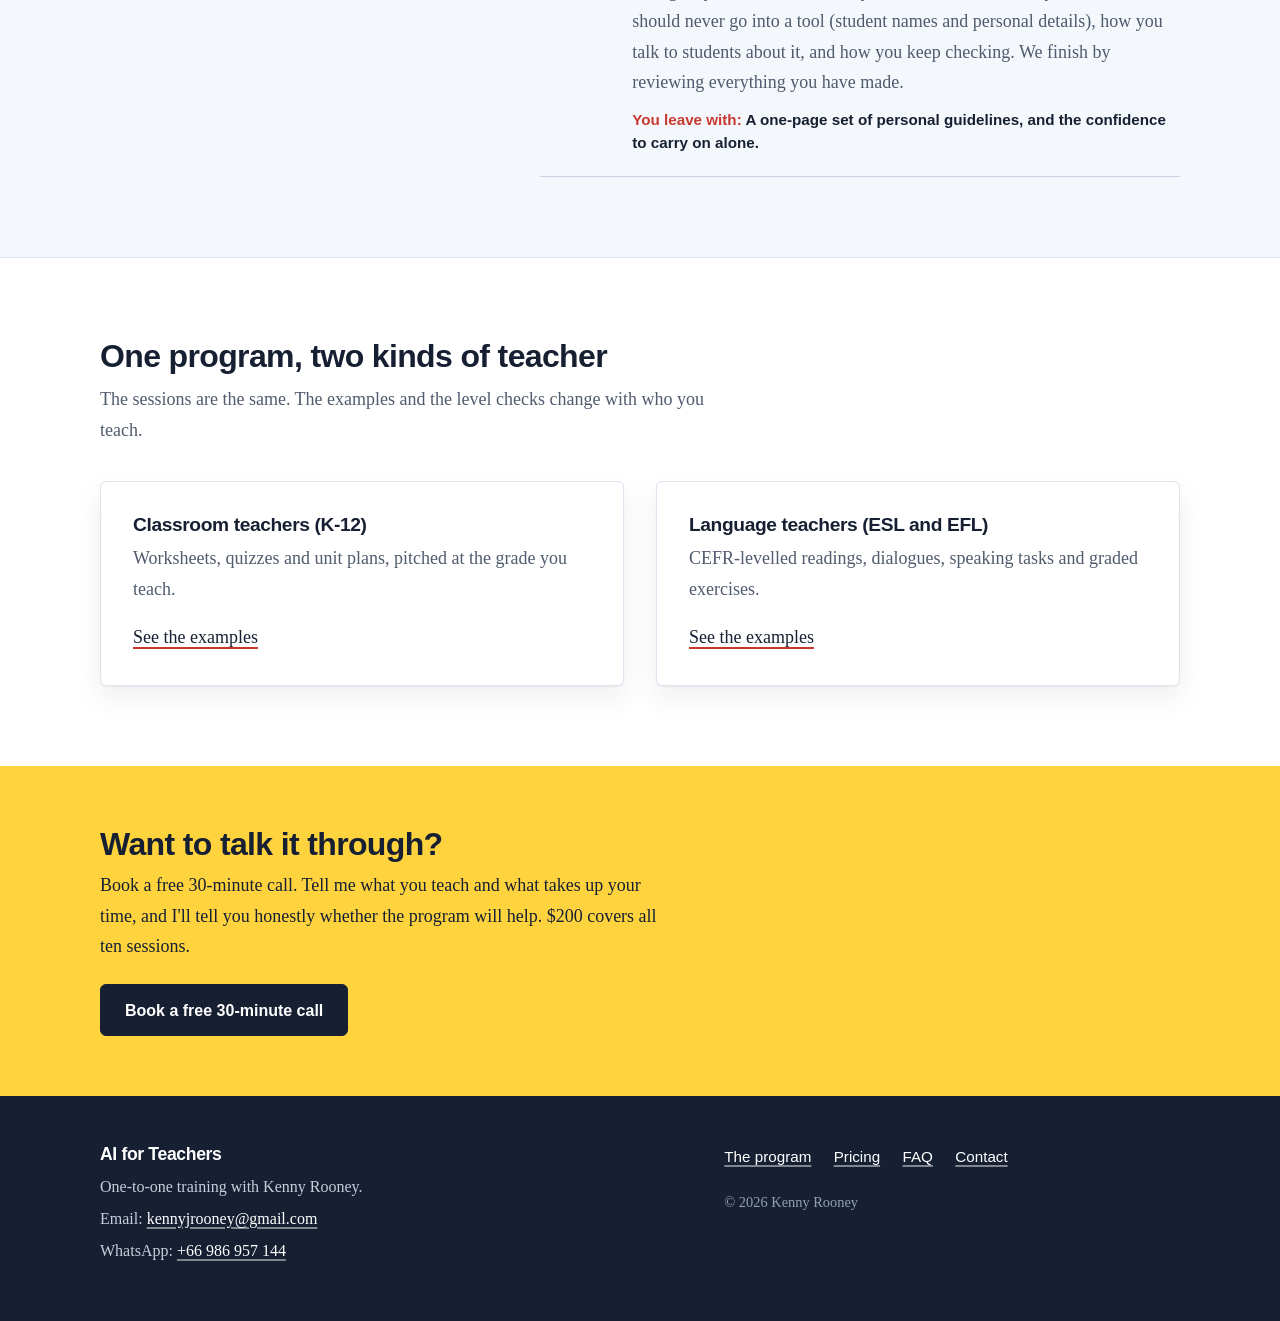
<file: program.html>
<!DOCTYPE html>
<html lang="en">
<head>
    <meta charset="UTF-8">
    <meta name="viewport" content="width=device-width, initial-scale=1">
    <title>The program: ten one-hour sessions | AI for Teachers</title>
    <meta name="description" content="Ten one-hour, project-based sessions for K-12 and language teachers, built around your own materials, including a session on NotebookLM.">
    <meta name="robots" content="noindex, nofollow">
    <meta name="theme-color" content="#ffd33d">
    <link rel="canonical" href="https://www.executeai.it.com/ai-for-teachers/program">
    <meta property="og:type" content="website">
    <meta property="og:title" content="The program: ten one-hour sessions | AI for Teachers">
    <meta property="og:description" content="Ten one-hour, project-based sessions for K-12 and language teachers, built around your own materials, including a session on NotebookLM.">
    <meta property="og:url" content="https://www.executeai.it.com/ai-for-teachers/program">
    <link rel="icon" href="favicon.svg" type="image/svg+xml">
    <link rel="icon" href="favicon.ico" sizes="48x48">
    <link rel="icon" type="image/png" sizes="32x32" href="favicon-32x32.png">
    <link rel="apple-touch-icon" href="apple-touch-icon.png">
    <link rel="stylesheet" href="styles.css">
    <noscript><style>.nav-menu { display: block !important; position: static !important; } .nav-toggle { display: none !important; }</style></noscript>
</head>
<body class="has-mobile-cta">
<a class="skip-link" href="#main">Skip to content</a>

<header class="site-header">
    <div class="container">
        <a class="wordmark" href="index.html"><span class="mark">AI</span> for Teachers</a>
        <button class="nav-toggle" type="button" aria-expanded="false" aria-controls="nav-menu">Menu</button>
        <ul class="nav-menu" id="nav-menu">
            <li><a href="index.html">Home</a></li>
            <li><a href="program.html" aria-current="page">Program</a></li>
            <li><a href="classroom-teachers.html">K-12 teachers</a></li>
            <li><a href="language-teachers.html">Language teachers</a></li>
            <li><a href="about.html">About</a></li>
            <li><a href="pricing.html">Pricing</a></li>
            <li><a href="faq.html">FAQ</a></li>
            <li><a href="contact.html">Contact</a></li>
            <li><a class="nav-book" href="https://calendly.com/kennyjrooney/demo-lesson">Book a call</a></li>
        </ul>
    </div>
</header>

<main id="main">

    <section class="page-head">
        <div class="container">
            <h1>The program: ten one-hour sessions</h1>
            <p class="lead">Every session is a project built around your own lessons. You finish each hour with something made, not just something heard.</p>
        </div>
    </section>

    <section class="section">
        <div class="container split">
            <div class="section-head">
                <h2>How it works</h2>
            </div>
            <ul class="ticks">
                <li>One-to-one with me, online, at times that suit your timetable</li>
                <li>You bring real material: a unit you are about to teach, a quiz you keep rewriting, a text that is too hard</li>
                <li>You do the AI work yourself in your own account, so you can repeat it alone afterwards</li>
                <li>We check everything before you use it with students</li>
                <li>Across the ten sessions we aim for 20 to 40 reusable lesson components and 3 to 5 complete units, depending on your subject and how much material you bring</li>
            </ul>
        </div>
    </section>

    <section class="section band">
        <div class="container split">
            <div class="section-head">
                <h2>Start: find the quick wins</h2>
                <p>Sessions 1 and 2. We begin with what you make and where the time goes.</p>
            </div>
            <ol class="steps steps-single">
                <li>
                    <span class="num">1</span>
                    <div>
                        <h3>What you make now</h3>
                        <p>We go through a typical week of planning and marking, pick the tasks that cost you the most time, and make a first piece together: a worksheet, a quiz, a reading, whatever you need next.</p>
                        <p class="leave">One finished piece for your class, and a short list of what to tackle first.</p>
                    </div>
                </li>
                <li>
                    <span class="num">2</span>
                    <div>
                        <h3>Prompts you can reuse</h3>
                        <p>We turn that first piece into a prompt template: the context, the task and the format you want back. Then we use it on two more pieces.</p>
                        <p class="leave">Your first reusable prompt template, tested on real work.</p>
                    </div>
                </li>
            </ol>
        </div>
    </section>

    <section class="section">
        <div class="container split">
            <div class="section-head">
                <h2>Build: your own materials, by type</h2>
                <p>Sessions 3 to 8. Each session is a project on materials you will really use. You do the work, with me beside you.</p>
            </div>
            <ol class="steps steps-single">
                <li>
                    <span class="num">3</span>
                    <div>
                        <h3>Quizzes and assessments</h3>
                        <p>We build a quiz for a unit you are teaching: question types, an answer key, and the right level for your students. If the task needs one, we build a rubric too.</p>
                        <p class="leave">A complete quiz with an answer key, and a rubric.</p>
                    </div>
                </li>
                <li>
                    <span class="num">4</span>
                    <div>
                        <h3>Readings and worksheets, part one</h3>
                        <p>We write readings and worksheets pitched at your students' level: grade level for classroom teachers, CEFR level for language teachers.</p>
                        <p class="leave">A reading and a matching worksheet at the right level.</p>
                    </div>
                </li>
                <li>
                    <span class="num">5</span>
                    <div>
                        <h3>Readings and worksheets, part two</h3>
                        <p>We adapt the same material for different learners: easier, harder, with extra support.</p>
                        <p class="leave">One text in several versions, ready for different learners.</p>
                    </div>
                </li>
                <li>
                    <span class="num">6</span>
                    <div>
                        <h3>Interactive activities</h3>
                        <p>Roleplays, scenarios, simulations and discussion tasks that get students talking and deciding, built from your own topic.</p>
                        <p class="leave">Two or three ready-to-run activities, with instructions for students.</p>
                    </div>
                </li>
                <li>
                    <span class="num">7</span>
                    <div>
                        <h3>NotebookLM: working from your own documents</h3>
                        <p>Google's NotebookLM answers from the documents you give it, which makes its output easier to check. We cover the handful of things it does well for teachers: study guides, quizzes and flashcards, audio summaries, rewrites at a different reading level, and asking questions of your own sources. We also look at when a general chatbot is the better tool.</p>
                        <p class="leave">A notebook built from one of your own units, and a clear sense of which of its tools are worth your time.</p>
                    </div>
                </li>
                <li>
                    <span class="num">8</span>
                    <div>
                        <h3>Quality assurance: checking what AI makes</h3>
                        <p>AI writes with the same confidence whether it is right or wrong. We build a checking routine you can run in minutes: facts and maths, answer keys, questions with two right answers, reading level, tone and bias, and anything that doesn't fit your curriculum. We also try a second AI tool as a reviewer, and you make the final call. Then we put three pieces from earlier sessions through it.</p>
                        <p class="leave">A one-page checklist you will use on everything, and three pieces checked and ready to teach.</p>
                    </div>
                </li>
            </ol>
        </div>
    </section>

    <section class="section band">
        <div class="container split">
            <div class="section-head">
                <h2>Finish: make it last</h2>
                <p>Sessions 9 and 10. Putting it all together, and agreeing the rules you will work by.</p>
            </div>
            <ol class="steps steps-single">
                <li>
                    <span class="num">9</span>
                    <div>
                        <h3>Putting it together</h3>
                        <p>We assemble a complete unit from the pieces you have made, organise your library of templates and components, and plan how this fits into your term.</p>
                        <p class="leave">A complete unit, an organised library of reusable components, and a plan for the next few weeks.</p>
                    </div>
                </li>
                <li>
                    <span class="num">10</span>
                    <div>
                        <h3>Guardrails</h3>
                        <p>We agree your own rules: what you will use AI for, what you won't, what should never go into a tool (student names and personal details), how you talk to students about it, and how you keep checking. We finish by reviewing everything you have made.</p>
                        <p class="leave">A one-page set of personal guidelines, and the confidence to carry on alone.</p>
                    </div>
                </li>
            </ol>
        </div>
    </section>

    <section class="section">
        <div class="container">
            <div class="section-head">
                <h2>One program, two kinds of teacher</h2>
                <p>The sessions are the same. The examples and the level checks change with who you teach.</p>
            </div>
            <div class="panel-grid">
                <div class="panel">
                    <h3>Classroom teachers (K-12)</h3>
                    <p>Worksheets, quizzes and unit plans, pitched at the grade you teach.</p>
                    <p style="margin:0"><a href="classroom-teachers.html">See the examples</a></p>
                </div>
                <div class="panel">
                    <h3>Language teachers (ESL and EFL)</h3>
                    <p>CEFR-levelled readings, dialogues, speaking tasks and graded exercises.</p>
                    <p style="margin:0"><a href="language-teachers.html">See the examples</a></p>
                </div>
            </div>
        </div>
    </section>

    <section class="closing">
        <div class="container">
            <h2>Want to talk it through?</h2>
            <p>Book a free 30-minute call. Tell me what you teach and what takes up your time, and I'll tell you honestly whether the program will help. $200 covers all ten sessions.</p>
            <a class="btn btn-dark" href="https://calendly.com/kennyjrooney/demo-lesson">Book a free 30-minute call</a>
        </div>
    </section>

</main>

<!-- Reserved for the future "teachers' mate" feedback chatbot. Not built. -->
<div id="teachers-mate-slot" aria-hidden="true"></div>

<footer class="site-footer">
    <div class="container">
        <div>
            <h2>AI for Teachers</h2>
            <p>One-to-one training with Kenny Rooney.</p>
            <p>Email: <a href="mailto:kennyjrooney@gmail.com">kennyjrooney@gmail.com</a></p>
            <p>WhatsApp: <a href="https://wa.me/66986957144">+66 986 957 144</a></p>
        </div>
        <div>
            <ul class="footer-links">
                <li><a href="program.html">The program</a></li>
                <li><a href="pricing.html">Pricing</a></li>
                <li><a href="faq.html">FAQ</a></li>
                <li><a href="contact.html">Contact</a></li>
            </ul>
            <p class="footer-copy">&copy; 2026 Kenny Rooney</p>
        </div>
    </div>
</footer>

<div class="mobile-cta"><a href="https://calendly.com/kennyjrooney/demo-lesson">Book a free 30-minute call</a></div>

<script>
    (function () {
        var btn = document.querySelector('.nav-toggle');
        var menu = document.getElementById('nav-menu');
        if (!btn || !menu) return;
        btn.addEventListener('click', function () {
            var open = menu.classList.toggle('open');
            btn.setAttribute('aria-expanded', open ? 'true' : 'false');
        });
    })();
</script>
</body>
</html>
</file>
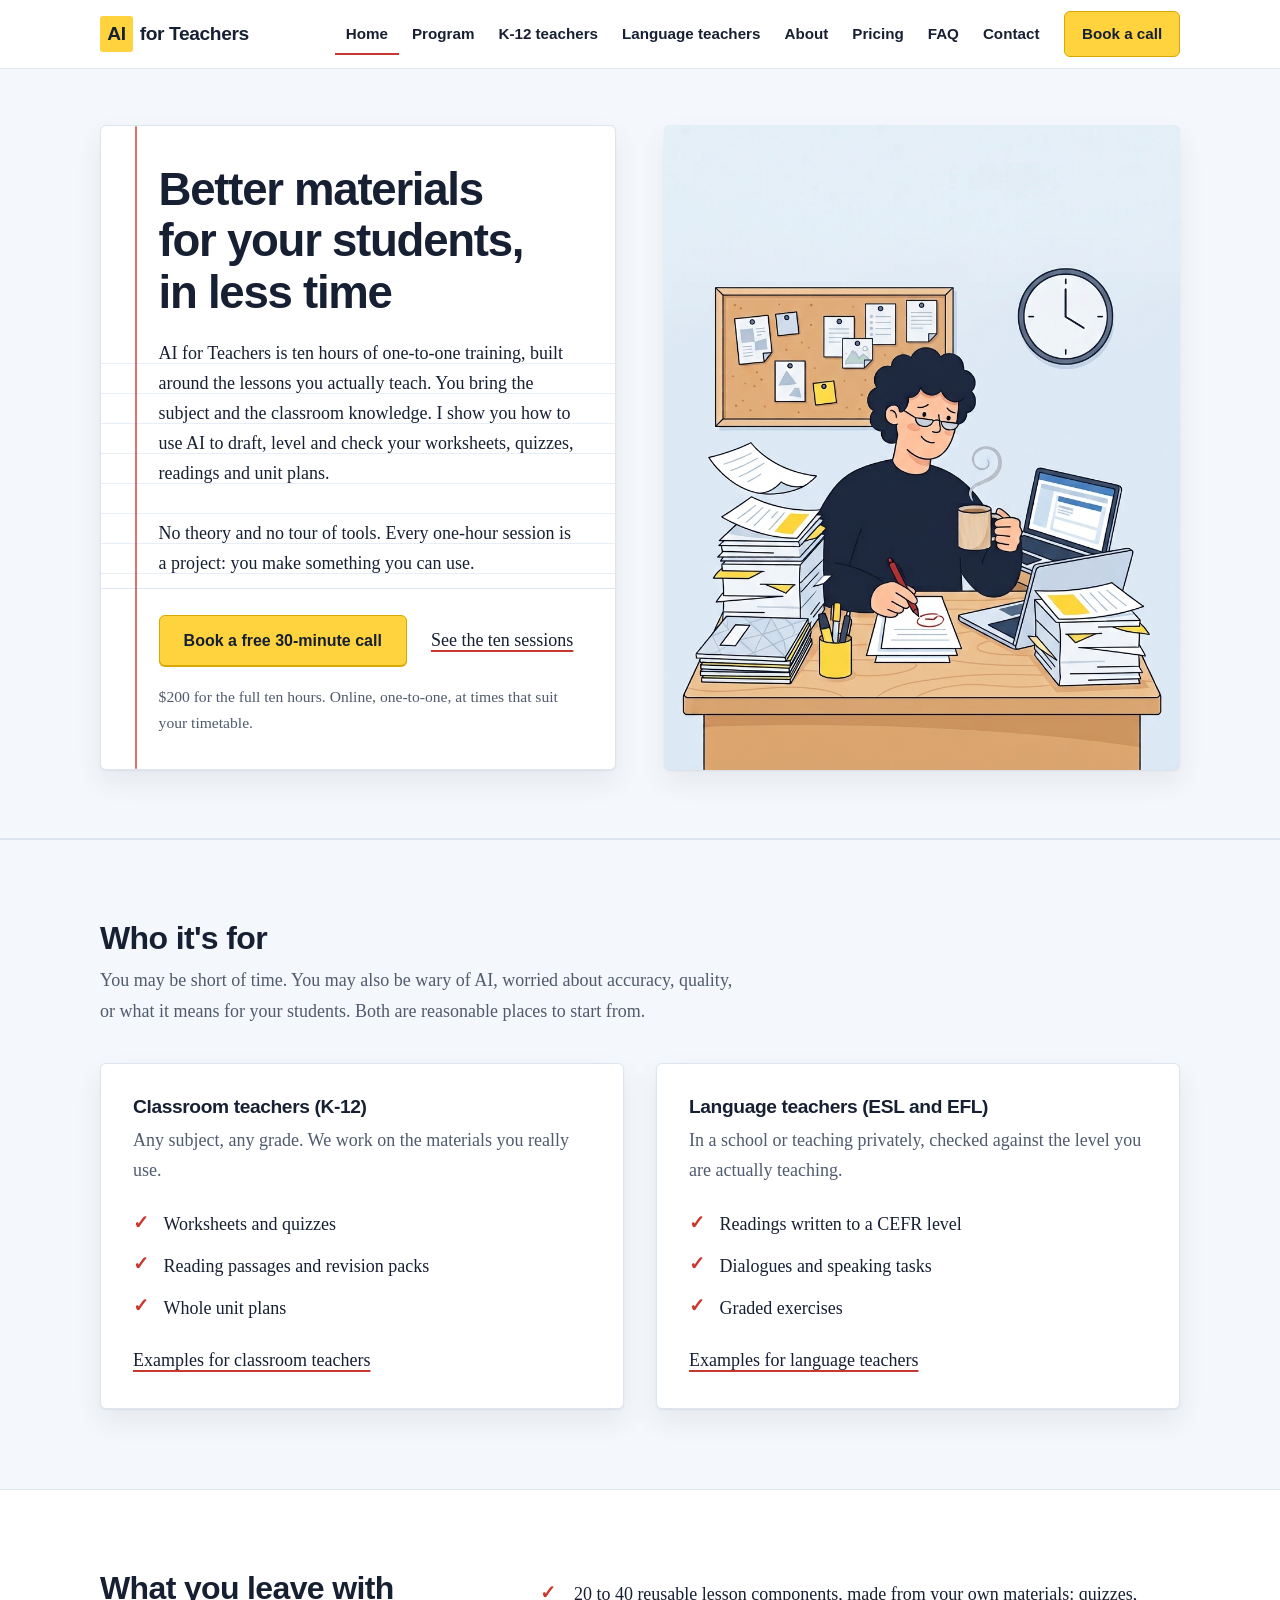
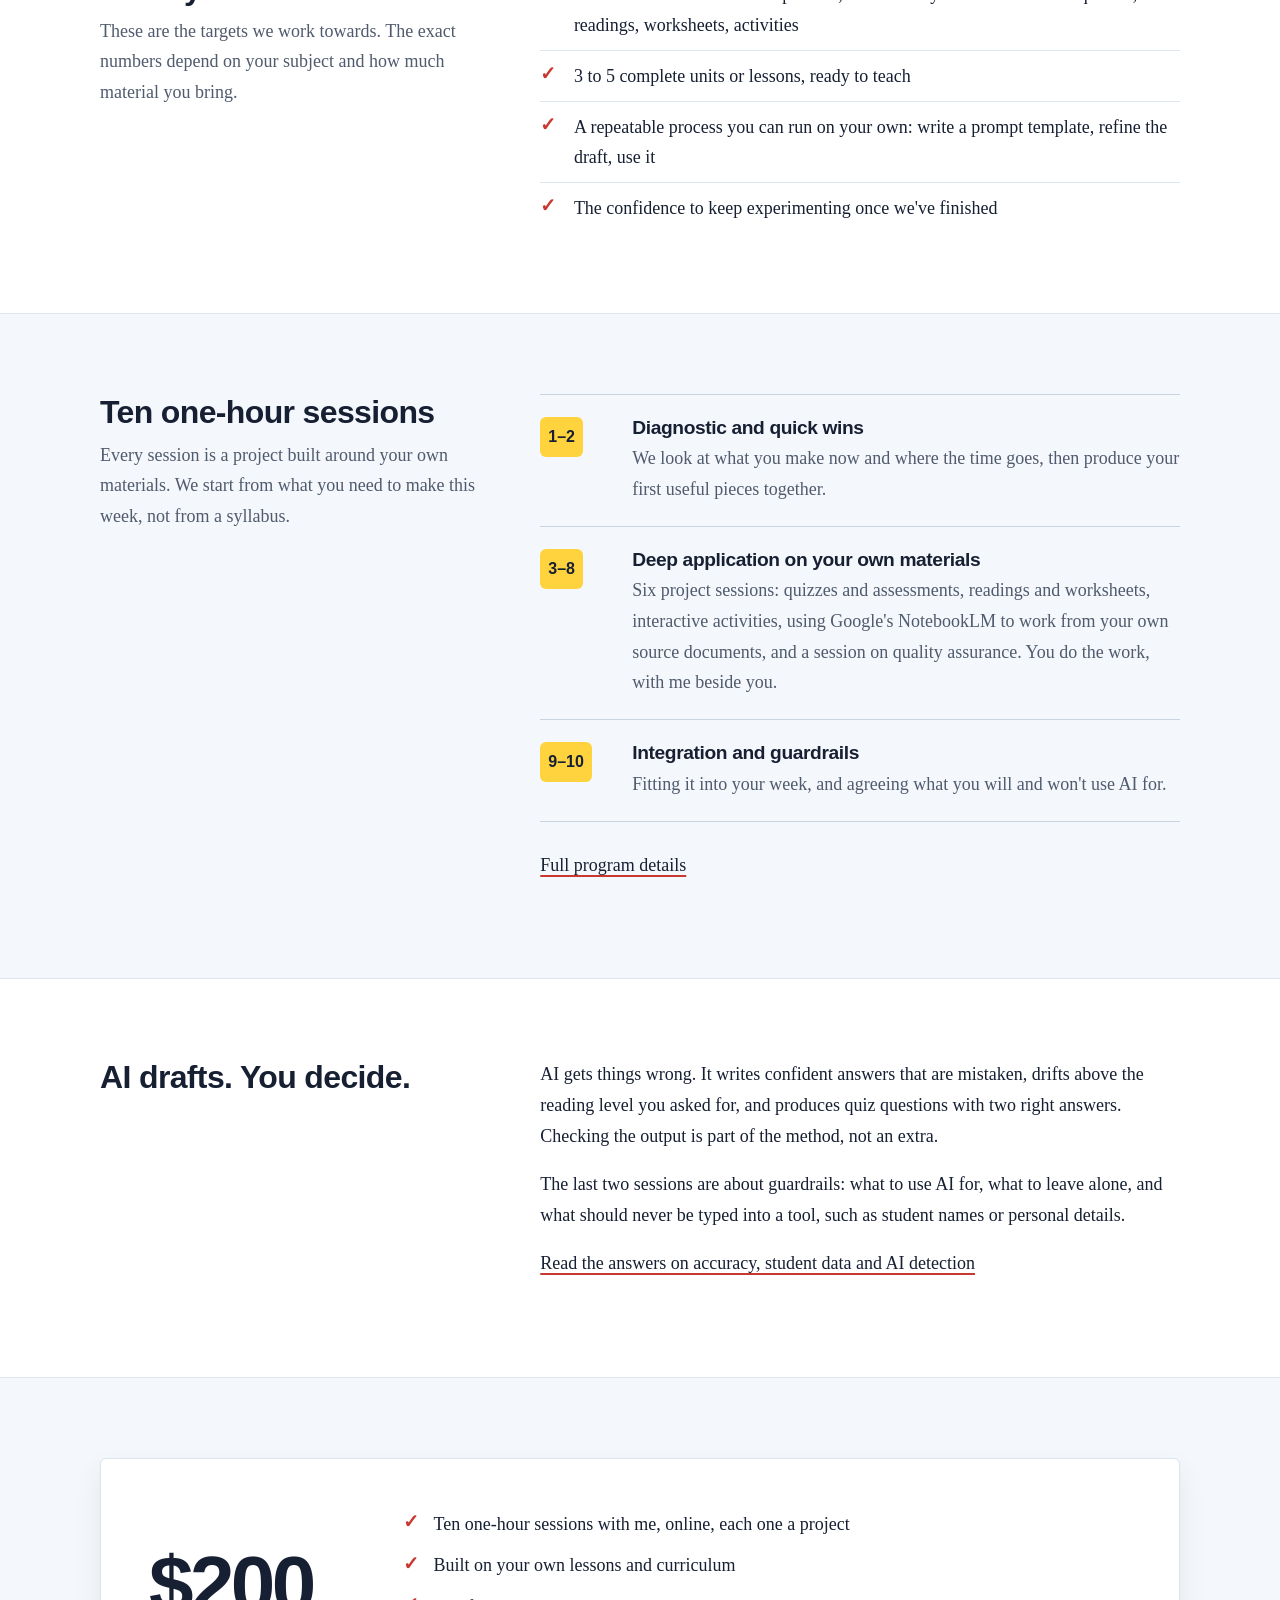
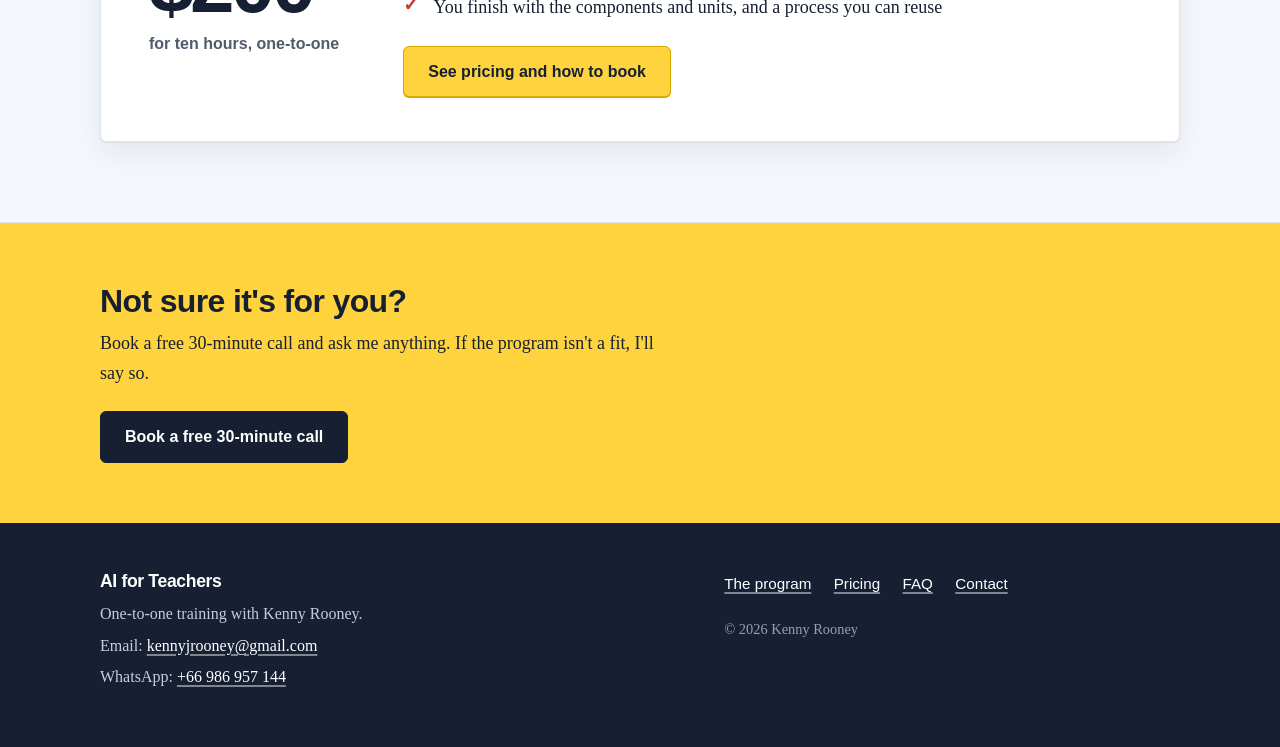
<file: ai-for-teachers/index (1).html>
<!DOCTYPE html>
<html lang="en">
<head>
    <meta charset="UTF-8">
    <meta name="viewport" content="width=device-width, initial-scale=1">
    <title>AI for Teachers: one-to-one training with Kenny Rooney</title>
    <meta name="description" content="Ten hours of one-to-one training for K-12 and language teachers who want to make better lesson materials in less time. $200.">
    <meta name="robots" content="noindex, nofollow">
    <meta name="theme-color" content="#ffd33d">
    <link rel="canonical" href="https://www.executeai.it.com/ai-for-teachers/">
    <meta property="og:type" content="website">
    <meta property="og:title" content="AI for Teachers: better materials for your students, in less time">
    <meta property="og:description" content="Ten hours of one-to-one training for K-12 and language teachers, built around your own lessons.">
    <meta property="og:url" content="https://www.executeai.it.com/ai-for-teachers/">
    <link rel="icon" href="favicon.svg" type="image/svg+xml">
    <link rel="icon" href="favicon.ico" sizes="48x48">
    <link rel="icon" type="image/png" sizes="32x32" href="favicon-32x32.png">
    <link rel="apple-touch-icon" href="apple-touch-icon.png">
    <link rel="stylesheet" href="styles.css">
    <noscript><style>.nav-menu { display: block !important; position: static !important; } .nav-toggle { display: none !important; }</style></noscript>
</head>
<body class="has-mobile-cta">
<a class="skip-link" href="#main">Skip to content</a>

<header class="site-header">
    <div class="container">
        <a class="wordmark" href="index.html"><span class="mark">AI</span> for Teachers</a>
        <button class="nav-toggle" type="button" aria-expanded="false" aria-controls="nav-menu">Menu</button>
        <ul class="nav-menu" id="nav-menu">
            <li><a href="index.html" aria-current="page">Home</a></li>
            <li><a href="program.html">Program</a></li>
            <li><a href="classroom-teachers.html">K-12 teachers</a></li>
            <li><a href="language-teachers.html">Language teachers</a></li>
            <li><a href="about.html">About</a></li>
            <li><a href="pricing.html">Pricing</a></li>
            <li><a href="faq.html">FAQ</a></li>
            <li><a href="contact.html">Contact</a></li>
            <li><a class="nav-book" href="https://calendly.com/kennyjrooney/30min">Book a call</a></li>
        </ul>
    </div>
</header>

<main id="main">

    <!-- ===== HERO ===== -->
    <section class="hero">
        <div class="container hero-grid">
            <div class="sheet">
                <div class="sheet-head">
                    <h1>Better materials for your students, in less time</h1>
                </div>
                <div class="ruled">
                    <p>AI for Teachers is ten hours of one-to-one training, built around the lessons you actually teach. You bring the subject and the classroom knowledge. I show you how to use AI to draft, level and check your worksheets, quizzes, readings and unit plans.</p>
                    <p>No theory and no tour of tools. Every one-hour session is a project: you make something you can use.</p>
                </div>
                <div class="sheet-foot">
                    <div class="cta-row">
                        <a class="btn" href="https://calendly.com/kennyjrooney/30min">Book a free 30-minute call</a>
                        <a href="program.html">See the ten sessions</a>
                    </div>
                    <p class="fine">$200 for the full ten hours. Online, one-to-one, at times that suit your timetable.</p>
                </div>
            </div>
            <div class="hero-art">
                <img src="images/hero-teacher.png" width="1200" height="1600" alt="Illustration of a busy teacher at a desk piled with worksheets" fetchpriority="high" onerror="this.onerror=null;this.src='images/placeholder-hero.svg'">
            </div>
        </div>
    </section>

    <!-- ===== WHO IT'S FOR ===== -->
    <section class="section band">
        <div class="container">
            <div class="section-head">
                <h2>Who it's for</h2>
                <p>You may be short of time. You may also be wary of AI, worried about accuracy, quality, or what it means for your students. Both are reasonable places to start from.</p>
            </div>
            <div class="panel-grid">
                <div class="panel">
                    <h3>Classroom teachers (K-12)</h3>
                    <p>Any subject, any grade. We work on the materials you really use.</p>
                    <ul class="ticks compact">
                        <li>Worksheets and quizzes</li>
                        <li>Reading passages and revision packs</li>
                        <li>Whole unit plans</li>
                    </ul>
                    <p style="margin:1rem 0 0"><a href="classroom-teachers.html">Examples for classroom teachers</a></p>
                </div>
                <div class="panel">
                    <h3>Language teachers (ESL and EFL)</h3>
                    <p>In a school or teaching privately, checked against the level you are actually teaching.</p>
                    <ul class="ticks compact">
                        <li>Readings written to a CEFR level</li>
                        <li>Dialogues and speaking tasks</li>
                        <li>Graded exercises</li>
                    </ul>
                    <p style="margin:1rem 0 0"><a href="language-teachers.html">Examples for language teachers</a></p>
                </div>
            </div>
        </div>
    </section>

    <!-- ===== WHAT YOU LEAVE WITH ===== -->
    <section class="section">
        <div class="container split">
            <div class="section-head">
                <h2>What you leave with</h2>
                <p>These are the targets we work towards. The exact numbers depend on your subject and how much material you bring.</p>
            </div>
            <ul class="ticks">
                <li>20 to 40 reusable lesson components, made from your own materials: quizzes, readings, worksheets, activities</li>
                <li>3 to 5 complete units or lessons, ready to teach</li>
                <li>A repeatable process you can run on your own: write a prompt template, refine the draft, use it</li>
                <li>The confidence to keep experimenting once we've finished</li>
            </ul>
        </div>
    </section>

    <!-- ===== PROGRAM OVERVIEW ===== -->
    <section class="section band">
        <div class="container split">
            <div class="section-head">
                <h2>Ten one-hour sessions</h2>
                <p>Every session is a project built around your own materials. We start from what you need to make this week, not from a syllabus.</p>
            </div>
            <div>
            <ol class="steps">
                <li>
                    <span class="num">1&#8211;2</span>
                    <div>
                        <h3>Diagnostic and quick wins</h3>
                        <p>We look at what you make now and where the time goes, then produce your first useful pieces together.</p>
                    </div>
                </li>
                <li>
                    <span class="num">3&#8211;8</span>
                    <div>
                        <h3>Deep application on your own materials</h3>
                        <p>Six project sessions: quizzes and assessments, readings and worksheets, interactive activities, using Google's NotebookLM to work from your own source documents, and a session on quality assurance. You do the work, with me beside you.</p>
                    </div>
                </li>
                <li>
                    <span class="num">9&#8211;10</span>
                    <div>
                        <h3>Integration and guardrails</h3>
                        <p>Fitting it into your week, and agreeing what you will and won't use AI for.</p>
                    </div>
                </li>
            </ol>
            <p style="margin-top:1.75rem"><a href="program.html">Full program details</a></p>
            </div>
        </div>
    </section>

    <!-- ===== HONESTY ABOUT AI ===== -->
    <section class="section">
        <div class="container split">
            <div class="section-head">
                <h2>AI drafts. You decide.</h2>
            </div>
            <div>
                <p>AI gets things wrong. It writes confident answers that are mistaken, drifts above the reading level you asked for, and produces quiz questions with two right answers. Checking the output is part of the method, not an extra.</p>
                <p>The last two sessions are about guardrails: what to use AI for, what to leave alone, and what should never be typed into a tool, such as student names or personal details.</p>
                <p><a href="faq.html">Read the answers on accuracy, student data and AI detection</a></p>
            </div>
        </div>
    </section>

    <!-- ===== PRICE ===== -->
    <section class="section band">
        <div class="container">
            <div class="panel price-panel">
                <p class="price">$200<small>for ten hours, one-to-one</small></p>
                <div>
                    <ul class="ticks compact">
                        <li>Ten one-hour sessions with me, online, each one a project</li>
                        <li>Built on your own lessons and curriculum</li>
                        <li>You finish with the components and units, and a process you can reuse</li>
                    </ul>
                    <a class="btn" href="pricing.html">See pricing and how to book</a>
                </div>
            </div>
        </div>
    </section>

    <!-- ===== CLOSING CTA ===== -->
    <section class="closing">
        <div class="container">
            <h2>Not sure it's for you?</h2>
            <p>Book a free 30-minute call and ask me anything. If the program isn't a fit, I'll say so.</p>
            <a class="btn btn-dark" href="https://calendly.com/kennyjrooney/30min">Book a free 30-minute call</a>
        </div>
    </section>

</main>

<!-- Reserved for the future "teachers' mate" feedback chatbot. Not built. -->
<div id="teachers-mate-slot" aria-hidden="true"></div>

<footer class="site-footer">
    <div class="container">
        <div>
            <h2>AI for Teachers</h2>
            <p>One-to-one training with Kenny Rooney.</p>
            <p>Email: <a href="mailto:kennyjrooney@gmail.com">kennyjrooney@gmail.com</a></p>
            <p>WhatsApp: <a href="https://wa.me/66986957144">+66 986 957 144</a></p>
        </div>
        <div>
            <ul class="footer-links">
                <li><a href="program.html">The program</a></li>
                <li><a href="pricing.html">Pricing</a></li>
                <li><a href="faq.html">FAQ</a></li>
                <li><a href="contact.html">Contact</a></li>
            </ul>
            <p class="footer-copy">&copy; 2026 Kenny Rooney</p>
        </div>
    </div>
</footer>

<div class="mobile-cta"><a href="https://calendly.com/kennyjrooney/30min">Book a free 30-minute call</a></div>

<script>
    (function () {
        var btn = document.querySelector('.nav-toggle');
        var menu = document.getElementById('nav-menu');
        if (!btn || !menu) return;
        btn.addEventListener('click', function () {
            var open = menu.classList.toggle('open');
            btn.setAttribute('aria-expanded', open ? 'true' : 'false');
        });
    })();
</script>
</body>
</html>
</file>
<file: styles.css>
/* AI for Teachers: shared stylesheet
   Mobile-first. System fonts only, so nothing to download.
   Motif: the ruled exercise-book page, a red-pen margin line and ticks,
   and a yellow highlighter used for actions. */

*, *::before, *::after { box-sizing: border-box; }

:root {
    --paper: #ffffff;
    --band: #f4f7fb;
    --line: #dde5ef;
    --line-soft: #e8eef6;
    --ink: #172033;
    --muted: #505b6e;
    --hi: #ffd33d;
    --hi-deep: #f5c21a;
    --hi-edge: #d9a800;
    --red: #c9382f;
    --rule: 30px;
    --radius: 6px;
    --shadow: 0 1px 2px rgba(23, 32, 51, 0.06), 0 12px 28px rgba(23, 32, 51, 0.07);
    --sans: "Avenir Next", "Segoe UI", "Helvetica Neue", Arial, sans-serif;
    --serif: Charter, "Iowan Old Style", "Palatino Linotype", Georgia, serif;
}

html { -webkit-text-size-adjust: 100%; scroll-padding-top: 5rem; }

body {
    margin: 0;
    background: var(--paper);
    color: var(--ink);
    font-family: var(--serif);
    font-size: 1.125rem;
    line-height: 1.7;
}

img { max-width: 100%; height: auto; display: block; }

h1, h2, h3, h4 {
    text-wrap: balance;
    font-family: var(--sans);
    font-weight: 700;
    line-height: 1.18;
    letter-spacing: -0.02em;
    margin: 0 0 0.6em;
}
h1 { font-size: clamp(1.9rem, 5.6vw, 2.85rem); line-height: 1.12; letter-spacing: -0.028em; }
h2 { font-size: clamp(1.5rem, 3.6vw, 2rem); }
h3 { font-size: 1.2rem; }
p { margin: 0 0 1em; }

a { color: var(--ink); text-decoration-thickness: 1.5px; text-underline-offset: 0.2em; text-decoration-color: var(--red); }
a:hover { text-decoration-color: var(--ink); }

:focus-visible { outline: 3px solid var(--ink); outline-offset: 3px; border-radius: 2px; }

.container { width: 100%; max-width: 70rem; margin: 0 auto; padding: 0 1.25rem; }
.narrow { max-width: 42rem; }

.skip-link {
    position: absolute; left: -999px; top: 0.5rem;
    background: var(--hi); color: var(--ink); font-family: var(--sans); font-weight: 700;
    padding: 0.6rem 1rem; border-radius: var(--radius); z-index: 200;
}
.skip-link:focus { left: 0.5rem; }

/* ===== Header and navigation ===== */
.site-header {
    background: rgba(255, 255, 255, 0.97);
    border-bottom: 1px solid var(--line);
    position: sticky; top: 0; z-index: 100;
}
.site-header .container { display: flex; align-items: center; justify-content: space-between; min-height: 4.25rem; }

.wordmark {
    font-family: var(--sans); font-weight: 700; font-size: 1.2rem; letter-spacing: -0.02em;
    text-decoration: none; color: var(--ink); display: inline-flex; align-items: center; white-space: nowrap;
}
.wordmark:hover { color: var(--ink); }
.wordmark .mark { background: var(--hi); padding: 0.08em 0.38em; border-radius: 3px; margin-right: 0.35em; font-weight: 800; }

.nav-toggle {
    font: 600 0.95rem var(--sans); background: var(--paper); color: var(--ink);
    border: 1px solid #b9c5d6; border-radius: var(--radius); padding: 0.5rem 1rem; cursor: pointer;
}

.nav-menu {
    display: none; list-style: none; margin: 0; padding: 0.4rem 0;
    position: absolute; left: 0; right: 0; top: 100%;
    background: var(--paper); border-bottom: 1px solid var(--line); box-shadow: 0 12px 24px rgba(23, 32, 51, 0.1);
}
.nav-menu.open { display: block; }
.nav-menu a {
    display: block; padding: 0.8rem 1.25rem; font-family: var(--sans); font-weight: 600; font-size: 1rem;
    text-decoration: none;
}
.nav-menu a[aria-current="page"] { background: var(--band); box-shadow: inset 3px 0 0 var(--red); }
.nav-menu a:hover { background: var(--band); }
.nav-menu .nav-book { margin: 0.5rem 1.25rem 0.6rem; background: var(--hi); border: 1px solid var(--hi-edge); border-radius: var(--radius); text-align: center; }
.nav-menu .nav-book:hover { background: var(--hi-deep); }

@media (min-width: 64rem) {
    .nav-toggle { display: none; }
    .nav-menu {
        display: flex; position: static; background: none; border: 0; box-shadow: none;
        gap: 0.1rem; align-items: center; padding: 0;
    }
    .nav-menu a { padding: 0.5rem 0.7rem; font-size: 0.95rem; white-space: nowrap; }
    .nav-menu a:hover { background: none; text-decoration: underline; text-decoration-color: var(--red); text-underline-offset: 0.35em; text-decoration-thickness: 2px; }
    .nav-menu a[aria-current="page"] { background: none; box-shadow: inset 0 -2px 0 var(--red); }
    .nav-menu .nav-book { margin: 0 0 0 0.75rem; padding: 0.55rem 1.05rem; text-decoration: none !important; }
}

/* ===== Buttons ===== */
.btn {
    display: inline-block; font: 700 1rem/1.2 var(--sans); text-decoration: none;
    background: var(--hi); color: var(--ink); border: 1px solid var(--hi-edge); border-radius: var(--radius);
    box-shadow: 0 1px 0 var(--hi-edge);
    padding: 0.95rem 1.5rem; cursor: pointer; text-align: center;
}
.btn:hover { background: var(--hi-deep); color: var(--ink); }
.btn-dark { background: var(--ink); color: #fff; border-color: var(--ink); box-shadow: none; }
.btn-dark:hover { background: #000; color: #fff; }
.cta-row { display: flex; flex-wrap: wrap; gap: 0.9rem 1.5rem; align-items: center; }
.fine { font-size: 0.975rem; color: var(--muted); margin: 1.1rem 0 0; }

/* ===== Hero: a sheet of ruled paper on a pale desk ===== */
.hero { background: var(--band); padding: 1.75rem 0 2.75rem; border-bottom: 1px solid var(--line); }
.hero-grid { display: grid; gap: 1.75rem; }

.sheet {
    position: relative; background: var(--paper);
    border: 1px solid var(--line); border-radius: var(--radius); box-shadow: var(--shadow);
}
.sheet::before {
    content: ""; position: absolute; top: 0; bottom: 0; left: 1.4rem; width: 2px;
    background: var(--red); opacity: 0.7; border-radius: 1px;
}
.sheet-head { padding: 1.9rem 1.4rem 1.1rem 2.6rem; }
.sheet-head h1 { margin: 0; }

.ruled {
    background-image: linear-gradient(to bottom, transparent calc(100% - 1px), var(--line-soft) 0);
    background-size: 100% var(--rule);
    background-position: 0 -4px;
    padding: 0 1.4rem 0 2.6rem;
    line-height: var(--rule);
}
.ruled p { margin: 0 0 var(--rule); }
.ruled p:last-child { margin-bottom: 0; }

.sheet-foot { padding: 1.4rem 1.4rem 1.7rem 2.6rem; border-top: 1px solid var(--line); margin-top: 0.6rem; }

.hero-art {
    border-radius: var(--radius); overflow: hidden; box-shadow: var(--shadow);
    background: #e2ebf5; position: relative;
    width: 100%; max-width: 30rem; margin: 0 auto;
}
/* Phones and tablets: a square crop that keeps the desk and the teacher, trims empty sky */
.hero-art img { width: 100%; aspect-ratio: 1 / 1; object-fit: cover; object-position: center bottom; }

@media (min-width: 64rem) {
    .hero { padding: 3.5rem 0 4.25rem; }
    .hero-grid { grid-template-columns: 1fr 1fr; gap: 3rem; }
    /* Desktop: the illustration fills the full height of the sheet beside it */
    .hero-art { max-width: none; margin: 0; align-self: stretch; }
    .hero-art img { position: absolute; inset: 0; height: 100%; aspect-ratio: auto; }
    .sheet::before { left: 2.1rem; }
    .sheet-head { padding: 2.4rem 2.2rem 1.3rem 3.6rem; }
    .ruled { padding: 0 2.2rem 0 3.6rem; }
    .sheet-foot { padding: 1.6rem 2.2rem 2rem 3.6rem; }
}

/* ===== Sections ===== */
.section { padding: 3.5rem 0; }
.band { background: var(--band); border-top: 1px solid var(--line); border-bottom: 1px solid var(--line); }
.section-head { max-width: 40rem; margin-bottom: 2.25rem; }
.section-head h2 { margin-bottom: 0.5rem; }
.section-head p { color: var(--muted); margin: 0; }
@media (min-width: 48rem) { .section { padding: 5rem 0; } }

/* Heading on the left, content on the right (desktop) */
.split { display: grid; gap: 0.5rem; }
.split .section-head { margin-bottom: 1.5rem; }
@media (min-width: 56rem) {
    .split { grid-template-columns: 1fr 1.7fr; gap: 4rem; align-items: start; }
    .split .section-head { margin-bottom: 0; position: sticky; top: 6rem; }
}

/* ===== Inner-page header ===== */
.page-head { background: var(--band); border-bottom: 1px solid var(--line); padding: 2.5rem 0 2.75rem; }
.page-head h1 { max-width: 20em; margin-bottom: 0.5em; }
.page-head .lead { max-width: 40rem; font-size: 1.2rem; color: var(--muted); margin: 0; }
@media (min-width: 48rem) { .page-head { padding: 3.75rem 0 4rem; } }

/* Session detail: what we do, and what you leave with */
.steps-single li { grid-template-columns: 3.4rem 1fr; }
.steps .leave { margin: 0.7rem 0 0; font: 600 0.95rem/1.5 var(--sans); color: var(--ink); }
.steps .leave::before { content: "You leave with: "; color: var(--red); }
.stage-note { font-size: 1rem; color: var(--muted); margin-top: 0.75rem; }

/* Example blocks and before/after prompts */
.examples { display: grid; gap: 1.75rem; }
.examples > div { border-top: 1px solid #c9d4e3; padding-top: 1rem; }
.examples h3 { margin-bottom: 0.3rem; }
.examples p { margin: 0; color: var(--muted); }
@media (min-width: 48rem) { .examples { grid-template-columns: 1fr 1fr; gap: 2.25rem 3rem; } }

.compare { display: grid; gap: 1.5rem; }
.compare h3 { margin-bottom: 0.5rem; }
.prompt {
    margin: 0; padding: 1.1rem 1.25rem; background: var(--paper);
    border: 1px solid var(--line); border-left: 4px solid #9aa8bb; border-radius: var(--radius);
    font: 1rem/1.65 var(--sans); white-space: pre-wrap; overflow-wrap: anywhere;
}
.prompt.better { border-left-color: var(--red); }
.after-note { max-width: 44rem; margin-top: 1.75rem; }
@media (min-width: 48rem) { .compare { grid-template-columns: 1fr 1.6fr; gap: 2rem; align-items: start; } }

/* FAQ accordion: native <details>, no JavaScript needed */
.faq-list { border-bottom: 1px solid #c9d4e3; }
.faq { border-top: 1px solid #c9d4e3; }
.faq summary {
    cursor: pointer; list-style: none; position: relative;
    padding: 1.1rem 2.5rem 1.1rem 0; font: 700 1.05rem/1.4 var(--sans);
}
.faq summary::-webkit-details-marker { display: none; }
.faq summary::after {
    content: "+"; position: absolute; right: 0.25rem; top: 0.95rem;
    font: 700 1.5rem/1 var(--sans); color: var(--red);
}
.faq[open] summary::after { content: "\2212"; }
.faq summary:hover { text-decoration: underline; text-decoration-color: var(--red); text-underline-offset: 0.25em; }
.faq .answer { padding: 0 0 1.25rem; max-width: 40rem; }
.faq .answer p { margin: 0 0 0.8em; }
.faq .answer p:last-child { margin-bottom: 0; }

/* Contact: booking embed and message form */
.calendly { border: 1px solid var(--line); border-radius: var(--radius); box-shadow: var(--shadow); overflow: hidden; background: var(--paper); }
.calendly iframe { display: block; width: 100%; height: 700px; border: 0; }
.embed-note { font-size: 1rem; color: var(--muted); margin: 1rem 0 0; }

.form { max-width: 36rem; }
.form .field { margin-bottom: 1.25rem; }
.form label { display: block; font: 700 0.95rem/1.4 var(--sans); margin-bottom: 0.35rem; }
.form input, .form select, .form textarea {
    width: 100%; font: 1rem/1.4 var(--sans); color: var(--ink); background: var(--paper);
    padding: 0.8rem 0.9rem; border: 1px solid #9aa8bb; border-radius: var(--radius);
}
.form textarea { min-height: 9rem; resize: vertical; }
.form input:focus, .form select:focus, .form textarea:focus { border-color: var(--ink); }
.form .hp { position: absolute; left: -9999px; width: 1px; height: 1px; overflow: hidden; }
.form-note { font-size: 0.975rem; color: var(--muted); margin: 0 0 1.25rem; }
.form-status { display: none; padding: 1rem 1.25rem; border-radius: var(--radius); margin-bottom: 1.25rem; font: 600 1rem/1.5 var(--sans); }
.form-status.show { display: block; }
.form-status.ok { background: #eaf6ec; border: 1px solid #9bcfa6; color: #14401f; }
.form-status.err { background: #fbeceb; border: 1px solid #e4a7a3; color: #6b1a14; }
.form button[disabled] { opacity: 0.6; cursor: wait; }

/* About: portrait beside the bio */
.about-grid { display: grid; gap: 2rem; }
.portrait { border-radius: var(--radius); overflow: hidden; box-shadow: var(--shadow); background: #e2ebf5; max-width: 22rem; width: 100%; }
.portrait img { width: 100%; aspect-ratio: 4 / 5; object-fit: cover; }
.about-text p { max-width: 40rem; }
@media (min-width: 48rem) { .about-grid { grid-template-columns: 1fr 1.7fr; gap: 3.5rem; align-items: start; } }

/* Free samples: downloadable cards on the audience pages */
.samples { display: grid; gap: 1.75rem; }
.sample { background: var(--paper); border: 1px solid var(--line); border-radius: var(--radius); box-shadow: var(--shadow); display: flex; flex-direction: column; overflow: hidden; }
.sample-img { aspect-ratio: 4 / 3; background: var(--band); border-bottom: 1px solid var(--line); }
.sample-img img { width: 100%; height: 100%; object-fit: cover; object-position: top; }
.sample-body { padding: 1.25rem 1.4rem 1.5rem; display: flex; flex-direction: column; flex: 1; }
.sample-tag { font: 700 0.8rem/1.3 var(--sans); letter-spacing: 0.07em; text-transform: uppercase; color: var(--red); margin: 0 0 0.4rem; }
.sample h3 { font-size: 1.3rem; margin-bottom: 0.4rem; }
.sample-body > p { color: var(--muted); margin-bottom: 0.7rem; }
.sample-meta { font: 500 0.9rem/1.5 var(--sans); color: var(--ink); }
.sample .cta-row { margin-top: auto; padding-top: 0.9rem; }
.btn-disabled { background: #eef1f5; color: #6b7589; border-color: #cfd6e2; box-shadow: none; cursor: not-allowed; }
.btn-disabled:hover { background: #eef1f5; color: #6b7589; }
.samples-note { margin: 1.75rem 0 0; max-width: 44rem; }
@media (min-width: 48rem) { .samples { grid-template-columns: 1fr 1fr; gap: 2rem; } }

/* Panels: used sparingly, for the two audiences and the price */
.panel-grid { display: grid; gap: 1.5rem; }
.panel { background: var(--paper); border: 1px solid var(--line); border-radius: var(--radius); box-shadow: var(--shadow); padding: 1.6rem 1.5rem; }
.panel h3 { margin-bottom: 0.4rem; }
.panel > p { color: var(--muted); }
@media (min-width: 48rem) { .panel-grid { grid-template-columns: 1fr 1fr; gap: 2rem; } .panel { padding: 2rem; } }

/* Red-pen ticks */
.ticks { list-style: none; margin: 0; padding: 0; }
.ticks li { position: relative; padding: 0.6rem 0 0.6rem 2.1rem; border-bottom: 1px solid var(--line); }
.ticks li:last-child { border-bottom: 0; }
.ticks li::before {
    content: "\2713"; position: absolute; left: 0; top: 0.55rem;
    font: 700 1.2rem/1.5 var(--sans); color: var(--red);
}
.ticks.compact li { padding: 0.35rem 0 0.35rem 1.9rem; border: 0; }
.ticks.compact li::before { top: 0.3rem; }

/* Numbered sequence: the sessions really are in order */
.steps { list-style: none; margin: 0; padding: 0; }
.steps li { display: grid; grid-template-columns: 5rem 1fr; gap: 0.75rem; padding: 1.35rem 0; border-bottom: 1px solid #c9d4e3; }
.steps li:first-child { border-top: 1px solid #c9d4e3; }
.steps .num {
    display: inline-flex; align-items: center; justify-content: center; align-self: start; justify-self: start;
    min-width: 2.5rem; height: 2.5rem; padding: 0 0.5rem;
    background: var(--hi); border-radius: var(--radius); font: 800 1rem var(--sans);
}
.steps h3 { margin-bottom: 0.25rem; }
.steps p { margin: 0; color: var(--muted); }

/* Price panel */
.price-panel { display: grid; gap: 1.5rem; align-items: center; padding: 2rem 1.5rem; }
.panel > p.price, .price { color: var(--ink); font: 800 clamp(3.4rem, 11vw, 5rem)/1 var(--sans); letter-spacing: -0.045em; margin: 0; }
.price small { display: block; font: 600 1rem/1.4 var(--sans); letter-spacing: 0; color: var(--muted); margin-top: 0.5rem; }
.price-panel .btn { margin-top: 1.1rem; }
@media (min-width: 48rem) {
    .price-panel { grid-template-columns: auto 1fr; gap: 4rem; padding: 2.75rem 3rem; }
}

/* Closing call to action */
.closing { background: var(--hi); padding: 3.75rem 0; }
.closing h2 { margin-bottom: 0.4rem; }
.closing p { max-width: 36rem; margin-bottom: 1.4rem; }

/* ===== Footer ===== */
.site-footer { background: var(--ink); color: #c4cedc; padding: 3rem 0 3.25rem; font-size: 1rem; }
.site-footer .container { display: grid; gap: 2rem; }
.site-footer h2 { font-size: 1.1rem; color: #fff; margin-bottom: 0.5rem; }
.site-footer p { margin: 0 0 0.3em; }
.site-footer a { color: #fff; text-decoration-color: rgba(255, 255, 255, 0.45); }
.site-footer a:hover { text-decoration-color: var(--hi); }
.footer-links { list-style: none; margin: 0; padding: 0; display: flex; flex-wrap: wrap; gap: 0.4rem 1.4rem; font-family: var(--sans); font-size: 0.95rem; }
.footer-copy { margin-top: 1.25rem !important; font-size: 0.9rem; color: #93a0b4; }
@media (min-width: 48rem) { .site-footer .container { grid-template-columns: 1.3fr 1fr; } }

/* Reserved for the later "teachers' mate" chatbot. Intentionally empty. */
#teachers-mate-slot { display: none; }

/* ===== Mobile booking bar: most visitors arrive on a phone ===== */
.mobile-cta {
    position: fixed; left: 0; right: 0; bottom: 0; z-index: 90;
    background: var(--hi); border-top: 1px solid var(--hi-edge);
    box-shadow: 0 -6px 18px rgba(23, 32, 51, 0.12);
    padding: 0.7rem 1rem calc(0.7rem + env(safe-area-inset-bottom)); text-align: center;
}
.mobile-cta a { font: 700 1rem var(--sans); color: var(--ink); text-decoration: none; display: block; }
body.has-mobile-cta { padding-bottom: 4rem; }
@media (min-width: 48rem) {
    .mobile-cta { display: none; }
    body.has-mobile-cta { padding-bottom: 0; }
}

@media (prefers-reduced-motion: reduce) { * { scroll-behavior: auto !important; transition: none !important; } }
@media print { .site-header, .mobile-cta, .closing { display: none; } }
</file>
<file: ai-for-teachers/styles.css>
/* AI for Teachers: shared stylesheet
   Mobile-first. System fonts only, so nothing to download.
   Motif: the ruled exercise-book page, a red-pen margin line and ticks,
   and a yellow highlighter used for actions. */

*, *::before, *::after { box-sizing: border-box; }

:root {
    --paper: #ffffff;
    --band: #f4f7fb;
    --line: #dde5ef;
    --line-soft: #e8eef6;
    --ink: #172033;
    --muted: #505b6e;
    --hi: #ffd33d;
    --hi-deep: #f5c21a;
    --hi-edge: #d9a800;
    --red: #c9382f;
    --rule: 30px;
    --radius: 6px;
    --shadow: 0 1px 2px rgba(23, 32, 51, 0.06), 0 12px 28px rgba(23, 32, 51, 0.07);
    --sans: "Avenir Next", "Segoe UI", "Helvetica Neue", Arial, sans-serif;
    --serif: Charter, "Iowan Old Style", "Palatino Linotype", Georgia, serif;
}

html { -webkit-text-size-adjust: 100%; scroll-padding-top: 5rem; }

body {
    margin: 0;
    background: var(--paper);
    color: var(--ink);
    font-family: var(--serif);
    font-size: 1.125rem;
    line-height: 1.7;
}

img { max-width: 100%; height: auto; display: block; }

h1, h2, h3, h4 {
    text-wrap: balance;
    font-family: var(--sans);
    font-weight: 700;
    line-height: 1.18;
    letter-spacing: -0.02em;
    margin: 0 0 0.6em;
}
h1 { font-size: clamp(1.9rem, 5.6vw, 2.85rem); line-height: 1.12; letter-spacing: -0.028em; }
h2 { font-size: clamp(1.5rem, 3.6vw, 2rem); }
h3 { font-size: 1.2rem; }
p { margin: 0 0 1em; }

a { color: var(--ink); text-decoration-thickness: 1.5px; text-underline-offset: 0.2em; text-decoration-color: var(--red); }
a:hover { text-decoration-color: var(--ink); }

:focus-visible { outline: 3px solid var(--ink); outline-offset: 3px; border-radius: 2px; }

.container { width: 100%; max-width: 70rem; margin: 0 auto; padding: 0 1.25rem; }
.narrow { max-width: 42rem; }

.skip-link {
    position: absolute; left: -999px; top: 0.5rem;
    background: var(--hi); color: var(--ink); font-family: var(--sans); font-weight: 700;
    padding: 0.6rem 1rem; border-radius: var(--radius); z-index: 200;
}
.skip-link:focus { left: 0.5rem; }

/* ===== Header and navigation ===== */
.site-header {
    background: rgba(255, 255, 255, 0.97);
    border-bottom: 1px solid var(--line);
    position: sticky; top: 0; z-index: 100;
}
.site-header .container { display: flex; align-items: center; justify-content: space-between; min-height: 4.25rem; }

.wordmark {
    font-family: var(--sans); font-weight: 700; font-size: 1.2rem; letter-spacing: -0.02em;
    text-decoration: none; color: var(--ink); display: inline-flex; align-items: center; white-space: nowrap;
}
.wordmark:hover { color: var(--ink); }
.wordmark .mark { background: var(--hi); padding: 0.08em 0.38em; border-radius: 3px; margin-right: 0.35em; font-weight: 800; }

.nav-toggle {
    font: 600 0.95rem var(--sans); background: var(--paper); color: var(--ink);
    border: 1px solid #b9c5d6; border-radius: var(--radius); padding: 0.5rem 1rem; cursor: pointer;
}

.nav-menu {
    display: none; list-style: none; margin: 0; padding: 0.4rem 0;
    position: absolute; left: 0; right: 0; top: 100%;
    background: var(--paper); border-bottom: 1px solid var(--line); box-shadow: 0 12px 24px rgba(23, 32, 51, 0.1);
}
.nav-menu.open { display: block; }
.nav-menu a {
    display: block; padding: 0.8rem 1.25rem; font-family: var(--sans); font-weight: 600; font-size: 1rem;
    text-decoration: none;
}
.nav-menu a[aria-current="page"] { background: var(--band); box-shadow: inset 3px 0 0 var(--red); }
.nav-menu a:hover { background: var(--band); }
.nav-menu .nav-book { margin: 0.5rem 1.25rem 0.6rem; background: var(--hi); border: 1px solid var(--hi-edge); border-radius: var(--radius); text-align: center; }
.nav-menu .nav-book:hover { background: var(--hi-deep); }

@media (min-width: 64rem) {
    .nav-toggle { display: none; }
    .nav-menu {
        display: flex; position: static; background: none; border: 0; box-shadow: none;
        gap: 0.1rem; align-items: center; padding: 0;
    }
    .nav-menu a { padding: 0.5rem 0.7rem; font-size: 0.95rem; white-space: nowrap; }
    .nav-menu a:hover { background: none; text-decoration: underline; text-decoration-color: var(--red); text-underline-offset: 0.35em; text-decoration-thickness: 2px; }
    .nav-menu a[aria-current="page"] { background: none; box-shadow: inset 0 -2px 0 var(--red); }
    .nav-menu .nav-book { margin: 0 0 0 0.75rem; padding: 0.55rem 1.05rem; text-decoration: none !important; }
}

/* ===== Buttons ===== */
.btn {
    display: inline-block; font: 700 1rem/1.2 var(--sans); text-decoration: none;
    background: var(--hi); color: var(--ink); border: 1px solid var(--hi-edge); border-radius: var(--radius);
    box-shadow: 0 1px 0 var(--hi-edge);
    padding: 0.95rem 1.5rem; cursor: pointer; text-align: center;
}
.btn:hover { background: var(--hi-deep); color: var(--ink); }
.btn-dark { background: var(--ink); color: #fff; border-color: var(--ink); box-shadow: none; }
.btn-dark:hover { background: #000; color: #fff; }
.cta-row { display: flex; flex-wrap: wrap; gap: 0.9rem 1.5rem; align-items: center; }
.fine { font-size: 0.975rem; color: var(--muted); margin: 1.1rem 0 0; }

/* ===== Hero: a sheet of ruled paper on a pale desk ===== */
.hero { background: var(--band); padding: 1.75rem 0 2.75rem; border-bottom: 1px solid var(--line); }
.hero-grid { display: grid; gap: 1.75rem; }

.sheet {
    position: relative; background: var(--paper);
    border: 1px solid var(--line); border-radius: var(--radius); box-shadow: var(--shadow);
}
.sheet::before {
    content: ""; position: absolute; top: 0; bottom: 0; left: 1.4rem; width: 2px;
    background: var(--red); opacity: 0.7; border-radius: 1px;
}
.sheet-head { padding: 1.9rem 1.4rem 1.1rem 2.6rem; }
.sheet-head h1 { margin: 0; }

.ruled {
    background-image: linear-gradient(to bottom, transparent calc(100% - 1px), var(--line-soft) 0);
    background-size: 100% var(--rule);
    background-position: 0 -4px;
    padding: 0 1.4rem 0 2.6rem;
    line-height: var(--rule);
}
.ruled p { margin: 0 0 var(--rule); }
.ruled p:last-child { margin-bottom: 0; }

.sheet-foot { padding: 1.4rem 1.4rem 1.7rem 2.6rem; border-top: 1px solid var(--line); margin-top: 0.6rem; }

.hero-art {
    border-radius: var(--radius); overflow: hidden; box-shadow: var(--shadow);
    background: #e2ebf5; position: relative;
    width: 100%; max-width: 30rem; margin: 0 auto;
}
/* Phones and tablets: a square crop that keeps the desk and the teacher, trims empty sky */
.hero-art img { width: 100%; aspect-ratio: 1 / 1; object-fit: cover; object-position: center bottom; }

@media (min-width: 64rem) {
    .hero { padding: 3.5rem 0 4.25rem; }
    .hero-grid { grid-template-columns: 1fr 1fr; gap: 3rem; }
    /* Desktop: the illustration fills the full height of the sheet beside it */
    .hero-art { max-width: none; margin: 0; align-self: stretch; }
    .hero-art img { position: absolute; inset: 0; height: 100%; aspect-ratio: auto; }
    .sheet::before { left: 2.1rem; }
    .sheet-head { padding: 2.4rem 2.2rem 1.3rem 3.6rem; }
    .ruled { padding: 0 2.2rem 0 3.6rem; }
    .sheet-foot { padding: 1.6rem 2.2rem 2rem 3.6rem; }
}

/* ===== Sections ===== */
.section { padding: 3.5rem 0; }
.band { background: var(--band); border-top: 1px solid var(--line); border-bottom: 1px solid var(--line); }
.section-head { max-width: 40rem; margin-bottom: 2.25rem; }
.section-head h2 { margin-bottom: 0.5rem; }
.section-head p { color: var(--muted); margin: 0; }
@media (min-width: 48rem) { .section { padding: 5rem 0; } }

/* Heading on the left, content on the right (desktop) */
.split { display: grid; gap: 0.5rem; }
.split .section-head { margin-bottom: 1.5rem; }
@media (min-width: 56rem) {
    .split { grid-template-columns: 1fr 1.7fr; gap: 4rem; align-items: start; }
    .split .section-head { margin-bottom: 0; position: sticky; top: 6rem; }
}

/* ===== Inner-page header ===== */
.page-head { background: var(--band); border-bottom: 1px solid var(--line); padding: 2.5rem 0 2.75rem; }
.page-head h1 { max-width: 20em; margin-bottom: 0.5em; }
.page-head .lead { max-width: 40rem; font-size: 1.2rem; color: var(--muted); margin: 0; }
@media (min-width: 48rem) { .page-head { padding: 3.75rem 0 4rem; } }

/* Session detail: what we do, and what you leave with */
.steps-single li { grid-template-columns: 3.4rem 1fr; }
.steps .leave { margin: 0.7rem 0 0; font: 600 0.95rem/1.5 var(--sans); color: var(--ink); }
.steps .leave::before { content: "You leave with: "; color: var(--red); }
.stage-note { font-size: 1rem; color: var(--muted); margin-top: 0.75rem; }

/* Example blocks and before/after prompts */
.examples { display: grid; gap: 1.75rem; }
.examples > div { border-top: 1px solid #c9d4e3; padding-top: 1rem; }
.examples h3 { margin-bottom: 0.3rem; }
.examples p { margin: 0; color: var(--muted); }
@media (min-width: 48rem) { .examples { grid-template-columns: 1fr 1fr; gap: 2.25rem 3rem; } }

.compare { display: grid; gap: 1.5rem; }
.compare h3 { margin-bottom: 0.5rem; }
.prompt {
    margin: 0; padding: 1.1rem 1.25rem; background: var(--paper);
    border: 1px solid var(--line); border-left: 4px solid #9aa8bb; border-radius: var(--radius);
    font: 1rem/1.65 var(--sans); white-space: pre-wrap; overflow-wrap: anywhere;
}
.prompt.better { border-left-color: var(--red); }
.after-note { max-width: 44rem; margin-top: 1.75rem; }
@media (min-width: 48rem) { .compare { grid-template-columns: 1fr 1.6fr; gap: 2rem; align-items: start; } }

/* FAQ accordion: native <details>, no JavaScript needed */
.faq-list { border-bottom: 1px solid #c9d4e3; }
.faq { border-top: 1px solid #c9d4e3; }
.faq summary {
    cursor: pointer; list-style: none; position: relative;
    padding: 1.1rem 2.5rem 1.1rem 0; font: 700 1.05rem/1.4 var(--sans);
}
.faq summary::-webkit-details-marker { display: none; }
.faq summary::after {
    content: "+"; position: absolute; right: 0.25rem; top: 0.95rem;
    font: 700 1.5rem/1 var(--sans); color: var(--red);
}
.faq[open] summary::after { content: "\2212"; }
.faq summary:hover { text-decoration: underline; text-decoration-color: var(--red); text-underline-offset: 0.25em; }
.faq .answer { padding: 0 0 1.25rem; max-width: 40rem; }
.faq .answer p { margin: 0 0 0.8em; }
.faq .answer p:last-child { margin-bottom: 0; }

/* Contact: booking embed and message form */
.calendly { border: 1px solid var(--line); border-radius: var(--radius); box-shadow: var(--shadow); overflow: hidden; background: var(--paper); }
.calendly iframe { display: block; width: 100%; height: 700px; border: 0; }
.embed-note { font-size: 1rem; color: var(--muted); margin: 1rem 0 0; }

.form { max-width: 36rem; }
.form .field { margin-bottom: 1.25rem; }
.form label { display: block; font: 700 0.95rem/1.4 var(--sans); margin-bottom: 0.35rem; }
.form input, .form select, .form textarea {
    width: 100%; font: 1rem/1.4 var(--sans); color: var(--ink); background: var(--paper);
    padding: 0.8rem 0.9rem; border: 1px solid #9aa8bb; border-radius: var(--radius);
}
.form textarea { min-height: 9rem; resize: vertical; }
.form input:focus, .form select:focus, .form textarea:focus { border-color: var(--ink); }
.form .hp { position: absolute; left: -9999px; width: 1px; height: 1px; overflow: hidden; }
.form-note { font-size: 0.975rem; color: var(--muted); margin: 0 0 1.25rem; }
.form-status { display: none; padding: 1rem 1.25rem; border-radius: var(--radius); margin-bottom: 1.25rem; font: 600 1rem/1.5 var(--sans); }
.form-status.show { display: block; }
.form-status.ok { background: #eaf6ec; border: 1px solid #9bcfa6; color: #14401f; }
.form-status.err { background: #fbeceb; border: 1px solid #e4a7a3; color: #6b1a14; }
.form button[disabled] { opacity: 0.6; cursor: wait; }

/* About: portrait beside the bio */
.about-grid { display: grid; gap: 2rem; }
.portrait { border-radius: var(--radius); overflow: hidden; box-shadow: var(--shadow); background: #e2ebf5; max-width: 22rem; width: 100%; }
.portrait img { width: 100%; aspect-ratio: 4 / 5; object-fit: cover; }
.about-text p { max-width: 40rem; }
@media (min-width: 48rem) { .about-grid { grid-template-columns: 1fr 1.7fr; gap: 3.5rem; align-items: start; } }

/* Free samples: downloadable cards on the audience pages */
.samples { display: grid; gap: 1.75rem; }
.sample { background: var(--paper); border: 1px solid var(--line); border-radius: var(--radius); box-shadow: var(--shadow); display: flex; flex-direction: column; overflow: hidden; }
.sample-img { aspect-ratio: 4 / 3; background: var(--band); border-bottom: 1px solid var(--line); }
.sample-img img { width: 100%; height: 100%; object-fit: cover; object-position: top; }
.sample-body { padding: 1.25rem 1.4rem 1.5rem; display: flex; flex-direction: column; flex: 1; }
.sample-tag { font: 700 0.8rem/1.3 var(--sans); letter-spacing: 0.07em; text-transform: uppercase; color: var(--red); margin: 0 0 0.4rem; }
.sample h3 { font-size: 1.3rem; margin-bottom: 0.4rem; }
.sample-body > p { color: var(--muted); margin-bottom: 0.7rem; }
.sample-meta { font: 500 0.9rem/1.5 var(--sans); color: var(--ink); }
.sample .cta-row { margin-top: auto; padding-top: 0.9rem; }
.btn-disabled { background: #eef1f5; color: #6b7589; border-color: #cfd6e2; box-shadow: none; cursor: not-allowed; }
.btn-disabled:hover { background: #eef1f5; color: #6b7589; }
.samples-note { margin: 1.75rem 0 0; max-width: 44rem; }
@media (min-width: 48rem) { .samples { grid-template-columns: 1fr 1fr; gap: 2rem; } }

/* Panels: used sparingly, for the two audiences and the price */
.panel-grid { display: grid; gap: 1.5rem; }
.panel { background: var(--paper); border: 1px solid var(--line); border-radius: var(--radius); box-shadow: var(--shadow); padding: 1.6rem 1.5rem; }
.panel h3 { margin-bottom: 0.4rem; }
.panel > p { color: var(--muted); }
@media (min-width: 48rem) { .panel-grid { grid-template-columns: 1fr 1fr; gap: 2rem; } .panel { padding: 2rem; } }

/* Red-pen ticks */
.ticks { list-style: none; margin: 0; padding: 0; }
.ticks li { position: relative; padding: 0.6rem 0 0.6rem 2.1rem; border-bottom: 1px solid var(--line); }
.ticks li:last-child { border-bottom: 0; }
.ticks li::before {
    content: "\2713"; position: absolute; left: 0; top: 0.55rem;
    font: 700 1.2rem/1.5 var(--sans); color: var(--red);
}
.ticks.compact li { padding: 0.35rem 0 0.35rem 1.9rem; border: 0; }
.ticks.compact li::before { top: 0.3rem; }

/* Numbered sequence: the sessions really are in order */
.steps { list-style: none; margin: 0; padding: 0; }
.steps li { display: grid; grid-template-columns: 5rem 1fr; gap: 0.75rem; padding: 1.35rem 0; border-bottom: 1px solid #c9d4e3; }
.steps li:first-child { border-top: 1px solid #c9d4e3; }
.steps .num {
    display: inline-flex; align-items: center; justify-content: center; align-self: start; justify-self: start;
    min-width: 2.5rem; height: 2.5rem; padding: 0 0.5rem;
    background: var(--hi); border-radius: var(--radius); font: 800 1rem var(--sans);
}
.steps h3 { margin-bottom: 0.25rem; }
.steps p { margin: 0; color: var(--muted); }

/* Price panel */
.price-panel { display: grid; gap: 1.5rem; align-items: center; padding: 2rem 1.5rem; }
.panel > p.price, .price { color: var(--ink); font: 800 clamp(3.4rem, 11vw, 5rem)/1 var(--sans); letter-spacing: -0.045em; margin: 0; }
.price small { display: block; font: 600 1rem/1.4 var(--sans); letter-spacing: 0; color: var(--muted); margin-top: 0.5rem; }
.price-panel .btn { margin-top: 1.1rem; }
@media (min-width: 48rem) {
    .price-panel { grid-template-columns: auto 1fr; gap: 4rem; padding: 2.75rem 3rem; }
}

/* Closing call to action */
.closing { background: var(--hi); padding: 3.75rem 0; }
.closing h2 { margin-bottom: 0.4rem; }
.closing p { max-width: 36rem; margin-bottom: 1.4rem; }

/* ===== Footer ===== */
.site-footer { background: var(--ink); color: #c4cedc; padding: 3rem 0 3.25rem; font-size: 1rem; }
.site-footer .container { display: grid; gap: 2rem; }
.site-footer h2 { font-size: 1.1rem; color: #fff; margin-bottom: 0.5rem; }
.site-footer p { margin: 0 0 0.3em; }
.site-footer a { color: #fff; text-decoration-color: rgba(255, 255, 255, 0.45); }
.site-footer a:hover { text-decoration-color: var(--hi); }
.footer-links { list-style: none; margin: 0; padding: 0; display: flex; flex-wrap: wrap; gap: 0.4rem 1.4rem; font-family: var(--sans); font-size: 0.95rem; }
.footer-copy { margin-top: 1.25rem !important; font-size: 0.9rem; color: #93a0b4; }
@media (min-width: 48rem) { .site-footer .container { grid-template-columns: 1.3fr 1fr; } }

/* Reserved for the later "teachers' mate" chatbot. Intentionally empty. */
#teachers-mate-slot { display: none; }

/* ===== Mobile booking bar: most visitors arrive on a phone ===== */
.mobile-cta {
    position: fixed; left: 0; right: 0; bottom: 0; z-index: 90;
    background: var(--hi); border-top: 1px solid var(--hi-edge);
    box-shadow: 0 -6px 18px rgba(23, 32, 51, 0.12);
    padding: 0.7rem 1rem calc(0.7rem + env(safe-area-inset-bottom)); text-align: center;
}
.mobile-cta a { font: 700 1rem var(--sans); color: var(--ink); text-decoration: none; display: block; }
body.has-mobile-cta { padding-bottom: 4rem; }
@media (min-width: 48rem) {
    .mobile-cta { display: none; }
    body.has-mobile-cta { padding-bottom: 0; }
}

@media (prefers-reduced-motion: reduce) { * { scroll-behavior: auto !important; transition: none !important; } }
@media print { .site-header, .mobile-cta, .closing { display: none; } }
</file>
